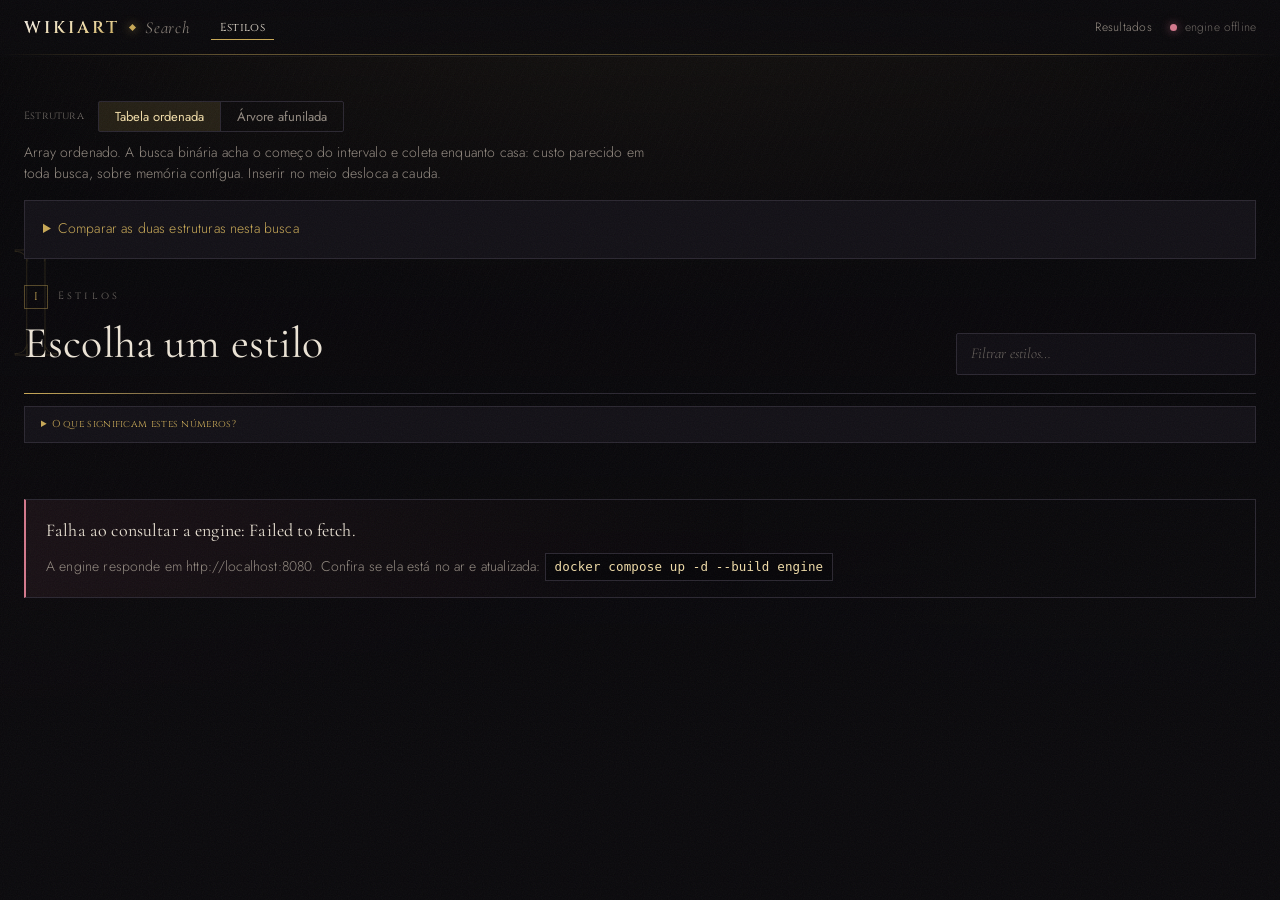
<file: web/index.html>
<!doctype html>
<!--
  index.html
  Autores: Miguel Mochizuki Silva, Arthur Gomes e Leudo Neto
  Descrição: Interface web da busca WikiArt. Navegação estilo -> artista -> obras.
              Os três níveis são apresentados como atos (I, II, III) — o tema
              visual é de diário de expedição, com tipografia inscricional.
              Cada ato tem duas formas: lista (tabela ordenada) e árvore
              (árvore afunilada), escolhidas pelo seletor de estrutura.
-->
<html lang="pt-BR">
<head>
  <meta charset="utf-8">
  <meta name="viewport" content="width=device-width, initial-scale=1, viewport-fit=cover">
  <title>WikiArt Search</title>
  <meta name="theme-color" content="#0a090c">
  <link rel="preconnect" href="https://fonts.googleapis.com">
  <link rel="preconnect" href="https://fonts.gstatic.com" crossorigin>
  <!-- Cinzel: capitulares inscricionais (marca e numerais). Cormorant: títulos
       e legendas. Jost: texto de interface. Se as fontes não carregarem, o
       estilo.css cai em serifadas/sans do sistema sem quebrar o layout. -->
  <link rel="stylesheet" href="https://fonts.googleapis.com/css2?family=Cinzel:wght@400;500;600&family=Cormorant+Garamond:ital,wght@0,300;0,400;0,600;1,300;1,400&family=Jost:wght@300;400;500&display=swap">
  <link rel="stylesheet" href="estilo.css">
</head>
<body>
  <!-- Cena: a pintura de capa do contexto, em tela cheia e escurecida. Duas camadas fazem a troca em fade. -->
  <div class="cena" id="cena" aria-hidden="true"><i></i><i></i></div>

  <header class="topo">
    <div class="topo-conteudo">
      <a class="marca" href="#/" aria-label="Voltar aos estilos">
        <span class="marca-nome">WikiArt</span>
        <span class="marca-orn" aria-hidden="true"></span>
        <span class="marca-sub">Search</span>
      </a>

      <nav class="trilha" id="trilha" aria-label="Navegação">
        <button class="trilha-item" data-nivel="estilos" type="button">Estilos</button>
      </nav>

      <div class="topo-controles">
        <a class="link-resultados" href="#/resultados">Resultados</a>
        <span class="status" id="status" title="Estado da engine">
          <i class="ponto" data-estado="checando"></i><span id="status-texto">verificando…</span>
        </span>
      </div>
    </div>
  </header>

  <!-- Explicação das métricas, clonada sob cada painel de métricas -->
  <template id="modelo-ajuda">
    <details class="ajuda">
      <summary>O que significam estes números?</summary>
      <dl>
        <dt>Estrutura</dt>
        <dd>Como a engine guarda os dados e procura neles. A tabela é uma lista em
            ordem; a árvore é uma hierarquia que se reorganiza a cada busca.</dd>
        <dt>Tempo</dt>
        <dd>Quanto a engine levou para responder. Não inclui a rede nem o
            carregamento das imagens.</dd>
        <dt>Comparações</dt>
        <dd>Quantas vezes a engine comparou a sua busca com um item guardado. É a
            medida de esforço que não depende da máquina.</dd>
        <dt>Rotações</dt>
        <dd>Só na árvore: quantas vezes ela trocou nós de lugar para levar ao topo
            o que você abriu.</dd>
      </dl>
      <p class="ajuda-pratica">
        <strong>Na prática:</strong> as duas respondem em microssegundos, então ao
        navegar você não sente diferença de velocidade. A escolha muda a
        <em>forma da tela</em> (lista em ordem ou hierarquia viva), o que acontece
        com o <em>uso repetido</em> (a tabela custa o mesmo toda vez; a árvore
        favorece o que foi aberto há pouco) e o que acontece <em>em escala</em>
        (cadastrar itens novos desloca a tabela inteira; na árvore, só religa nós).
      </p>
    </details>
  </template>

  <main id="palco">
    <!-- Estrutura e comparação: valem para os três níveis -->
    <div class="barra-ed" id="barra-ed">
      <div class="barra-ed-linha">
        <span class="barra-ed-rotulo">Estrutura</span>
        <div class="seletor-ed" id="seletor-ed" role="group" aria-label="Estrutura de dados">
          <button type="button" data-ed="tabela_ord" aria-pressed="true">Tabela ordenada</button>
          <button type="button" data-ed="arvore_afunilada" aria-pressed="false">Árvore afunilada</button>
        </div>
      </div>
      <p class="ed-resumo" id="ed-resumo"></p>
      <details class="comparacao" id="comparacao">
        <summary>Comparar as duas estruturas nesta busca</summary>
        <p class="comparacao-texto">
          Faz esta mesma busca nas duas estruturas, duas vezes seguidas, e mostra
          o esforço de cada uma. A árvore lembra do que foi aberto: se este item já
          foi visitado há pouco, ela também responde barato na primeira rodada.
        </p>
        <button type="button" class="botao-comparar" id="botao-comparar">Comparar agora</button>
        <div class="comparacao-saida" id="comparacao-saida" aria-live="polite"></div>
      </details>
    </div>
    <!-- Nível 1: estilos -->
    <section id="tela-estilos" class="tela" data-ato="I">
      <div class="tela-cabeca">
        <div class="cabeca-texto">
          <p class="ato"><span class="ato-num">I</span><span class="ato-rotulo">Estilos</span></p>
          <h2>Escolha um estilo</h2>
          <p class="sub" id="resumo-estilos"></p>
        </div>
        <input type="search" id="filtro-estilos" class="filtro" placeholder="Filtrar estilos…"
               autocomplete="off" aria-label="Filtrar estilos">
      </div>
      <div class="metricas" id="metricas-estilos" hidden></div>
      <div class="grade-estilos" id="grade-estilos"></div>
      <div class="arvore" id="arvore-estilos" data-nivel="generos" aria-label="Árvore de estilos" hidden></div>
    </section>

    <!-- Nível 2: artistas -->
    <section id="tela-artistas" class="tela" data-ato="II" hidden>
      <div class="tela-cabeca">
        <div class="cabeca-texto">
          <p class="ato"><span class="ato-num">II</span><span class="ato-rotulo">Artistas</span></p>
          <h2 id="titulo-artistas"></h2>
          <p class="sub" id="resumo-artistas"></p>
        </div>
        <input type="search" id="filtro-artistas" class="filtro" placeholder="Filtrar artistas…"
               autocomplete="off" aria-label="Filtrar artistas">
      </div>
      <div class="metricas" id="metricas-artistas" hidden></div>
      <div class="grade-artistas" id="grade-artistas"></div>
      <div class="arvore" id="arvore-artistas" data-nivel="artistas" aria-label="Árvore de artistas" hidden></div>
    </section>

    <!-- Nível 3: obras -->
    <section id="tela-obras" class="tela" data-ato="III" hidden>
      <div class="tela-cabeca">
        <div class="cabeca-texto">
          <p class="ato"><span class="ato-num">III</span><span class="ato-rotulo">Obras</span></p>
          <h2 id="titulo-obras"></h2>
          <p class="sub" id="resumo-obras"></p>
        </div>
      </div>

      <div class="metricas" id="metricas-obras" hidden></div>

      <div class="grade-obras" id="grade-obras"></div>
      <div class="arvore" id="arvore-obras" data-nivel="obras" aria-label="Árvore de obras" hidden></div>
      <div class="sentinela" id="sentinela"></div>
    </section>

    <!-- Resultados do benchmark -->
    <section id="tela-resultados" class="tela" hidden>
      <div class="tela-cabeca">
        <div class="cabeca-texto">
          <p class="ato"><span class="ato-rotulo">Resultados</span></p>
          <h2>O que cada estrutura melhora</h2>
          <p class="sub">Benchmark sobre 80.042 obras, 10.000 buscas por operação. Cada estrutura ganha num cenário diferente.</p>
        </div>
      </div>
      <p class="res-legenda"><i data-estrutura="tabela_ord"></i>Tabela ordenada <i data-estrutura="arvore_afunilada"></i>Árvore afunilada</p>
      <div id="resultados-conteudo"></div>
    </section>

    <div class="aviso" id="aviso" hidden></div>
  </main>

  <!-- Visor de imagem em tamanho grande -->
  <div class="visor" id="visor" hidden>
    <button class="visor-fechar" id="visor-fechar" type="button" aria-label="Fechar">&times;</button>
    <figure class="visor-figura">
      <div class="visor-moldura">
        <img id="visor-img" alt="">
      </div>
      <figcaption id="visor-legenda"></figcaption>
    </figure>
  </div>

  <!-- Grão de tela sobre toda a interface: tira o aspecto liso de gradiente puro. -->
  <div class="grao" aria-hidden="true"></div>

  <script src="resultados.js"></script>
  <script src="app.js"></script>
</body>
</html>
</file>
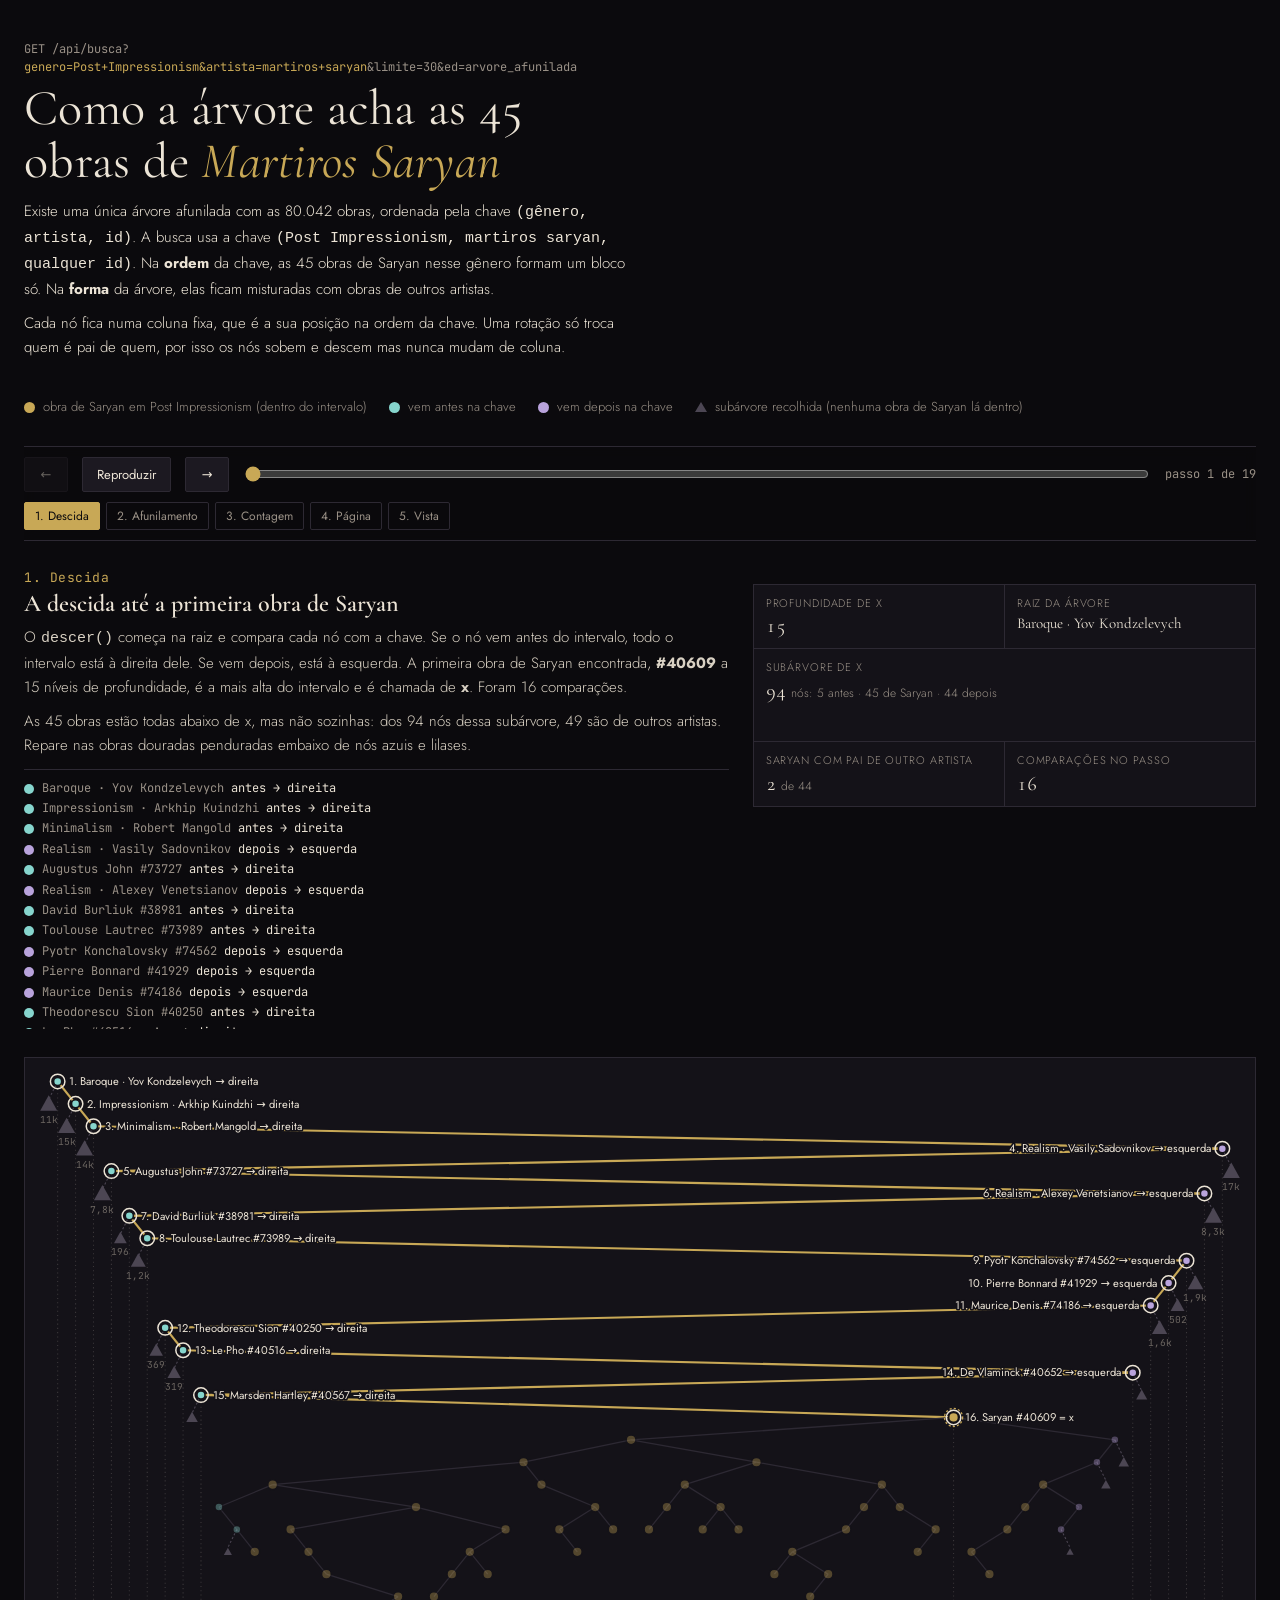
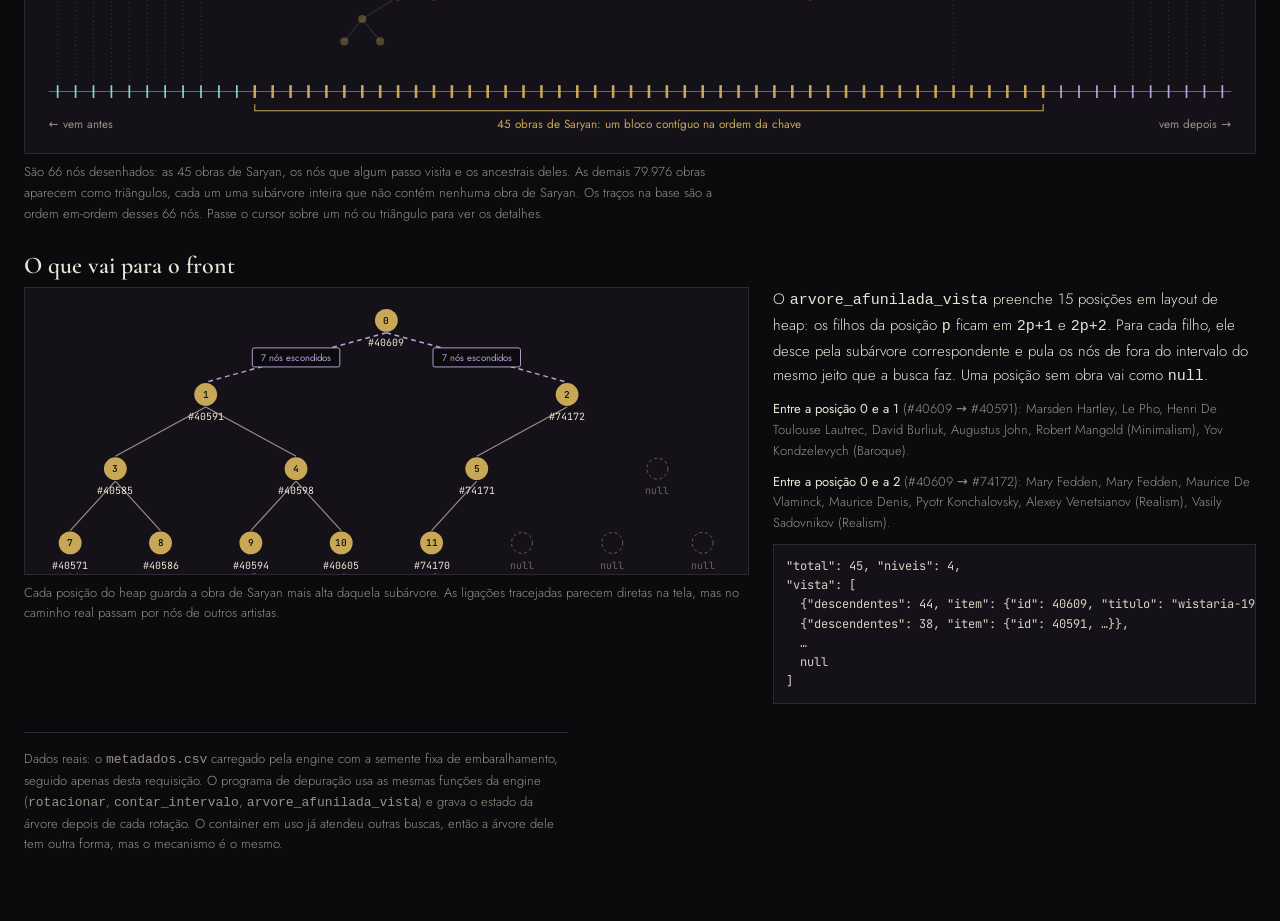
<file: assets/afunilamento-saryan.html>
<!doctype html>
<html lang="pt-BR">
<head>
<meta charset="utf-8">
<meta name="viewport" content="width=device-width, initial-scale=1, viewport-fit=cover">
<title>Afunilamento de Saryan</title>
<link rel="preconnect" href="https://fonts.googleapis.com">
<link rel="preconnect" href="https://fonts.gstatic.com" crossorigin>
<link rel="stylesheet" href="https://fonts.googleapis.com/css2?family=Cormorant+Garamond:ital,wght@0,400;0,600;1,400&family=Jost:wght@300;400;500&family=JetBrains+Mono:wght@400&display=swap">
<style>
/* Layout: uma coluna de leitura; a árvore ocupa a largura toda, cada nó numa coluna fixa (sua posição na ordem da chave) */
:root {
  --noite: #0b0a0d;
  --tela: #141218;
  --tela-2: #1c1921;
  --linha: #2d2933;
  --osso: #ece4d6;
  --cinza: #9a9187;
  --cinza-fraco: #6b6560;
  --ouro: #c8a856;
  --ouro-vel: rgba(200, 168, 86, 0.16);
  --antes: #86d5cd;
  --depois: #b9a3dc;
  --recolhida: #4c4653;
  --display: "Cormorant Garamond", "Iowan Old Style", Georgia, serif;
  --texto: "Jost", "Segoe UI", system-ui, sans-serif;
  --mono: "JetBrains Mono", ui-monospace, "Cascadia Mono", Consolas, monospace;
  color-scheme: dark;
}
* { box-sizing: border-box; }
html, body { background: var(--noite); }
body {
  color: var(--osso);
  font: 300 15px/1.6 var(--texto);
  padding-inline: 16px;
  padding-block: 32px 64px;
}
.pagina { max-width: 1240px; margin: 0 auto; display: grid; gap: 28px; }
.leitura { max-width: 68ch; }
.rota {
  font: 400 12px/1.5 var(--mono); color: var(--cinza);
  overflow-wrap: anywhere;
}
.rota b { color: var(--ouro); font-weight: 400; }
h1 {
  font: 400 clamp(32px, 5vw, 50px)/1.05 var(--display);
  margin: 6px 0 12px; text-wrap: balance; letter-spacing: 0.005em;
}
h1 em { color: var(--ouro); font-style: italic; }
h2 { font: 600 24px/1.2 var(--display); margin: 0 0 6px; text-wrap: balance; }
p { margin: 0 0 10px; }
.legenda { display: flex; flex-wrap: wrap; gap: 8px 22px; font-size: 13px; color: var(--cinza); }
.legenda span { display: inline-flex; align-items: center; gap: 8px; }
.ponto { width: 11px; height: 11px; border-radius: 50%; display: inline-block; }
.tri { width: 0; height: 0; border-left: 6px solid transparent; border-right: 6px solid transparent; border-bottom: 10px solid var(--recolhida); display: inline-block; }

/* Controles */
.controles {
  position: sticky; top: env(safe-area-inset-top, 0px); z-index: 5;
  background: color-mix(in srgb, var(--noite) 92%, transparent);
  backdrop-filter: blur(6px);
  border-block: 1px solid var(--linha);
  padding: 10px 0;
  display: flex; flex-wrap: wrap; align-items: center; gap: 10px 14px;
}
button {
  font: 400 13px var(--texto); color: var(--osso);
  background: var(--tela-2); border: 1px solid var(--linha); border-radius: 2px;
  padding: 7px 14px; cursor: pointer; min-width: 44px;
}
button:hover { border-color: var(--ouro); }
button:focus-visible, input:focus-visible { outline: 2px solid var(--ouro); outline-offset: 2px; }
button:disabled { opacity: 0.4; cursor: default; border-color: var(--linha); }
input[type=range] { flex: 1 1 220px; accent-color: var(--ouro); min-width: 0; }
.contador { font: 400 12px var(--mono); color: var(--cinza); font-variant-numeric: tabular-nums; white-space: nowrap; }
.fases { display: flex; flex-wrap: wrap; gap: 6px; width: 100%; }
.fase {
  font-size: 12px; padding: 4px 10px; border-radius: 2px; background: transparent;
  color: var(--cinza); border: 1px solid var(--linha);
}
.fase[aria-current="true"] { color: var(--noite); background: var(--ouro); border-color: var(--ouro); }

/* Passo atual */
.passo { display: grid; grid-template-columns: minmax(0, 1.4fr) minmax(0, 1fr); gap: 24px; align-items: start; }
@media (max-width: 820px) { .passo { grid-template-columns: minmax(0, 1fr); } }
.passo h2 .num { font: 400 13px var(--mono); color: var(--ouro); display: block; margin-bottom: 4px; letter-spacing: 0.04em; }
.passo p { color: #d9d1c3; }
.medidas { display: grid; grid-template-columns: repeat(2, minmax(0, 1fr)); gap: 1px; background: var(--linha); border: 1px solid var(--linha); }
.medidas div { background: var(--tela); padding: 10px 12px; min-width: 0; }
.medidas dt { font-size: 11px; letter-spacing: 0.08em; text-transform: uppercase; color: var(--cinza); }
.medidas dd { margin: 2px 0 0; font: 400 20px var(--display); font-variant-numeric: tabular-nums; }
.medidas dd small { font: 300 12px var(--texto); color: var(--cinza); }
.composicao { grid-column: 1 / -1; }
.barra { display: flex; height: 8px; margin-top: 8px; background: var(--tela-2); }
.barra i { display: block; height: 100%; }
.traco { margin: 12px 0 0; padding: 0; list-style: none; font: 400 12px/1.7 var(--mono); color: var(--cinza); max-height: 260px; overflow: auto; border-top: 1px solid var(--linha); padding-top: 8px; }
.traco li { display: flex; gap: 8px; }
.traco .q { flex: none; width: 10px; height: 10px; border-radius: 50%; margin-top: 6px; }
.traco .acao { color: var(--osso); }

/* Árvore */
figure { margin: 0; }
.quadro { background: var(--tela); border: 1px solid var(--linha); overflow-x: auto; }
svg { display: block; }
#arvore { width: 100%; min-width: 1040px; height: auto; }
figcaption { font-size: 13px; color: var(--cinza); margin-top: 8px; max-width: 90ch; }
.aresta { stroke: var(--linha); stroke-width: 1.2; }
.aresta.viva { stroke: var(--ouro); stroke-width: 2; }
.aresta-rec { stroke: var(--recolhida); stroke-width: 1; stroke-dasharray: 2 2; }
.no { stroke: var(--tela); stroke-width: 1.5; }
.no.apagado { opacity: 0.35; }
.anel { fill: none; stroke: var(--osso); stroke-width: 1.4; }
.anel-x { fill: none; stroke: var(--ouro); stroke-width: 1.2; stroke-dasharray: 2 2; }
.rotulo { font: 400 10.5px var(--texto); fill: var(--osso); paint-order: stroke; stroke: var(--tela); stroke-width: 3px; stroke-linejoin: round; }
.rotulo.fraco { fill: var(--cinza); }
.rec { fill: var(--recolhida); }
.rec-t { font: 400 9px var(--mono); fill: var(--cinza-fraco); }
.eixo { stroke: var(--cinza-fraco); stroke-width: 1; }
.eixo-t { font: 400 11px var(--texto); fill: var(--cinza); }
.eixo-t.ouro { fill: var(--ouro); }
.guia { stroke: var(--osso); stroke-opacity: 0.18; stroke-dasharray: 1 3; }
.alvo { fill: transparent; cursor: pointer; }
#dica {
  position: fixed; z-index: 10; pointer-events: none; max-width: 300px;
  background: var(--tela-2); border: 1px solid var(--linha); padding: 8px 10px; font-size: 12px; line-height: 1.5;
}
#dica b { font-weight: 500; }
#dica .m { font-family: var(--mono); color: var(--cinza); font-size: 11px; }

/* Vista */
.vista-grade { display: grid; grid-template-columns: minmax(0, 1.5fr) minmax(0, 1fr); gap: 24px; align-items: start; }
@media (max-width: 820px) { .vista-grade { grid-template-columns: minmax(0, 1fr); } }
#vista { width: 100%; min-width: 560px; height: auto; }
.v-no { fill: var(--ouro); }
.v-vazio { fill: none; stroke: var(--cinza-fraco); stroke-dasharray: 3 3; }
.v-id { font: 400 10.5px var(--mono); fill: var(--osso); text-anchor: middle; }
.v-d { font: 500 10px var(--mono); fill: var(--noite); text-anchor: middle; }
.v-liga { stroke: var(--cinza); stroke-width: 1.2; }
.v-liga.oculta { stroke: var(--depois); stroke-dasharray: 5 4; stroke-width: 1.6; }
.v-chip { fill: var(--noite); stroke: var(--depois); }
.v-chip-t { font: 400 10px var(--texto); fill: var(--depois); text-anchor: middle; }
pre {
  margin: 10px 0 0; padding: 12px; background: var(--tela); border: 1px solid var(--linha);
  font: 400 12px/1.6 var(--mono); color: #d9d1c3; overflow-x: auto;
}
.ocultos { font-size: 13px; color: var(--cinza); }
.ocultos b { color: var(--osso); font-weight: 400; }
.nota { font-size: 13px; color: var(--cinza); border-top: 1px solid var(--linha); padding-top: 16px; }
@media (prefers-reduced-motion: reduce) { * { transition: none !important; } }
</style>
</head>
<body>

<main class="pagina">
  <header class="leitura">
    <div class="rota">GET /api/busca?<b>genero=Post+Impressionism&amp;artista=martiros+saryan</b>&amp;limite=30&amp;ed=arvore_afunilada</div>
    <h1>Como a árvore acha as 45 obras de <em>Martiros Saryan</em></h1>
    <p>Existe uma única árvore afunilada com as 80.042 obras, ordenada pela chave <code>(gênero, artista, id)</code>. A busca usa a chave <code>(Post Impressionism, martiros saryan, qualquer id)</code>. Na <strong>ordem</strong> da chave, as 45 obras de Saryan nesse gênero formam um bloco só. Na <strong>forma</strong> da árvore, elas ficam misturadas com obras de outros artistas.</p>
    <p>Cada nó fica numa coluna fixa, que é a sua posição na ordem da chave. Uma rotação só troca quem é pai de quem, por isso os nós sobem e descem mas nunca mudam de coluna.</p>
  </header>

  <div class="legenda" aria-label="Legenda">
    <span><i class="ponto" style="background:var(--ouro)"></i>obra de Saryan em Post Impressionism (dentro do intervalo)</span>
    <span><i class="ponto" style="background:var(--antes)"></i>vem antes na chave</span>
    <span><i class="ponto" style="background:var(--depois)"></i>vem depois na chave</span>
    <span><i class="tri"></i>subárvore recolhida (nenhuma obra de Saryan lá dentro)</span>
  </div>

  <div class="controles" role="group" aria-label="Passos">
    <button id="ant" type="button" aria-label="Passo anterior">←</button>
    <button id="tocar" type="button">Reproduzir</button>
    <button id="prox" type="button" aria-label="Próximo passo">→</button>
    <input id="passo" type="range" min="0" max="0" value="0" aria-label="Passo">
    <span class="contador" id="contador"></span>
    <div class="fases" id="fases"></div>
  </div>

  <section class="passo" aria-live="polite">
    <div>
      <h2 id="p-titulo"></h2>
      <div id="p-texto"></div>
      <ul class="traco" id="traco" hidden></ul>
    </div>
    <dl class="medidas" id="medidas"></dl>
  </section>

  <figure>
    <div class="quadro">
      <svg id="arvore" role="img" aria-label="Forma real da árvore de obras durante a busca, com as obras de Saryan entremeadas por obras de outros artistas"></svg>
    </div>
    <figcaption>São 66 nós desenhados: as 45 obras de Saryan, os nós que algum passo visita e os ancestrais deles. As demais 79.976 obras aparecem como triângulos, cada um uma subárvore inteira que não contém nenhuma obra de Saryan. Os traços na base são a ordem em-ordem desses 66 nós. Passe o cursor sobre um nó ou triângulo para ver os detalhes.</figcaption>
  </figure>

  <section>
    <h2>O que vai para o front</h2>
    <div class="vista-grade">
      <figure>
        <div class="quadro">
          <svg id="vista" role="img" aria-label="Vista de 4 níveis enviada ao front, com duas ligações que escondem sete nós de outros artistas cada"></svg>
        </div>
        <figcaption>Cada posição do heap guarda a obra de Saryan mais alta daquela subárvore. As ligações tracejadas parecem diretas na tela, mas no caminho real passam por nós de outros artistas.</figcaption>
      </figure>
      <div class="leitura">
        <p>O <code>arvore_afunilada_vista</code> preenche 15 posições em layout de heap: os filhos da posição <code>p</code> ficam em <code>2p+1</code> e <code>2p+2</code>. Para cada filho, ele desce pela subárvore correspondente e pula os nós de fora do intervalo do mesmo jeito que a busca faz. Uma posição sem obra vai como <code>null</code>.</p>
        <div class="ocultos" id="ocultos"></div>
        <pre id="json"></pre>
      </div>
    </div>
  </section>

  <p class="nota leitura">Dados reais: o <code>metadados.csv</code> carregado pela engine com a semente fixa de embaralhamento, seguido apenas desta requisição. O programa de depuração usa as mesmas funções da engine (<code>rotacionar</code>, <code>contar_intervalo</code>, <code>arvore_afunilada_vista</code>) e grava o estado da árvore depois de cada rotação. O container em uso já atendeu outras buscas, então a árvore dele tem outra forma, mas o mecanismo é o mesmo.</p>
</main>
<div id="dica" hidden></div>

<script type="application/json" id="dados">{"n":80042,"x":40609,"total":45,"comp":23,"posto":50765,"menor":40570,"nodes":[{"id":8948,"c":-1,"g":"Baroque","a":"yov kondzelevych","t":"icon-of-the-mother-of-god-from-the-bilostok-monastery-iconostasis"},{"id":21057,"c":-1,"g":"Impressionism","a":"arkhip kuindzhi","t":"sunset-with-trees"},{"id":32579,"c":-1,"g":"Minimalism","a":"robert mangold","t":"plane-figure-series-d-double-panel-1993"},{"id":73727,"c":-1,"g":"Post Impressionism","a":"augustus john","t":"girl-leaning-on-a-stick-1910"},{"id":38981,"c":-1,"g":"Post Impressionism","a":"david burliuk","t":"bouquet-with-sunflowers-with-landscape"},{"id":73989,"c":-1,"g":"Post Impressionism","a":"henri de toulouse lautrec","t":"maxime-dethomas-at-the-ball-of-the-opera-1896"},{"id":40250,"c":-1,"g":"Post Impressionism","a":"ion theodorescu sion","t":"composition-with-peasant-motifs-1936"},{"id":40516,"c":-1,"g":"Post Impressionism","a":"le pho","t":"les-pommeirs-du-japon"},{"id":40567,"c":-1,"g":"Post Impressionism","a":"marsden hartley","t":"red-tree-1910"},{"id":40568,"c":-1,"g":"Post Impressionism","a":"marsden hartley","t":"smelt-brook-falls"},{"id":74167,"c":-1,"g":"Post Impressionism","a":"marsden hartley","t":"valley-road-1920"},{"id":40570,"c":0,"g":"Post Impressionism","a":"martiros saryan","t":"anticipation-of-the-fall"},{"id":40571,"c":0,"g":"Post Impressionism","a":"martiros saryan","t":"aragats-and-mount-ara-1922"},{"id":40572,"c":0,"g":"Post Impressionism","a":"martiros saryan","t":"ararat-from-dvin-1952"},{"id":40573,"c":0,"g":"Post Impressionism","a":"martiros saryan","t":"ararat-in-clouds-1923"},{"id":40574,"c":0,"g":"Post Impressionism","a":"martiros saryan","t":"ararat-valley-1952"},{"id":40575,"c":0,"g":"Post Impressionism","a":"martiros saryan","t":"armenia-spring-in-norke-1947"},{"id":40576,"c":0,"g":"Post Impressionism","a":"martiros saryan","t":"armenian-from-nakhichevan-1904"},{"id":40577,"c":0,"g":"Post Impressionism","a":"martiros saryan","t":"ashtarak-1956"},{"id":40578,"c":0,"g":"Post Impressionism","a":"martiros saryan","t":"ashtarak-1957"},{"id":40579,"c":0,"g":"Post Impressionism","a":"martiros saryan","t":"ashtarak-in-hazy-day-1954"},{"id":40580,"c":0,"g":"Post Impressionism","a":"martiros saryan","t":"autumn-landscape-1963"},{"id":40581,"c":0,"g":"Post Impressionism","a":"martiros saryan","t":"autumn-still-life-1961"},{"id":40582,"c":0,"g":"Post Impressionism","a":"martiros saryan","t":"balcony-on-the-estate-of-marshal-ivan-bagramian-1947"},{"id":40583,"c":0,"g":"Post Impressionism","a":"martiros saryan","t":"banks-of-the-river-zangu-near-yerevan-1930"},{"id":40584,"c":0,"g":"Post Impressionism","a":"martiros saryan","t":"bjni-fort-1946"},{"id":40585,"c":0,"g":"Post Impressionism","a":"martiros saryan","t":"blossoming-garden-1907"},{"id":40586,"c":0,"g":"Post Impressionism","a":"martiros saryan","t":"blossoming-tree-1907"},{"id":40587,"c":0,"g":"Post Impressionism","a":"martiros saryan","t":"bouquet-of-flowers-1945"},{"id":40588,"c":0,"g":"Post Impressionism","a":"martiros saryan","t":"bouquet-of-flowers-1946"},{"id":40589,"c":0,"g":"Post Impressionism","a":"martiros saryan","t":"bright-flowers-1942"},{"id":40590,"c":0,"g":"Post Impressionism","a":"martiros saryan","t":"eastern-landscape-1924"},{"id":40591,"c":0,"g":"Post Impressionism","a":"martiros saryan","t":"evening-in-the-garden-1903"},{"id":40592,"c":0,"g":"Post Impressionism","a":"martiros saryan","t":"flowers-1908"},{"id":40593,"c":0,"g":"Post Impressionism","a":"martiros saryan","t":"flowers-1912"},{"id":40594,"c":0,"g":"Post Impressionism","a":"martiros saryan","t":"flowers-1913"},{"id":40595,"c":0,"g":"Post Impressionism","a":"martiros saryan","t":"flowers-1929"},{"id":40596,"c":0,"g":"Post Impressionism","a":"martiros saryan","t":"flowers-a-nook-of-the-garden-1940"},{"id":40597,"c":0,"g":"Post Impressionism","a":"martiros saryan","t":"fruits-and-vegetables-1933"},{"id":40598,"c":0,"g":"Post Impressionism","a":"martiros saryan","t":"gathering-of-grapes-1933"},{"id":40599,"c":0,"g":"Post Impressionism","a":"martiros saryan","t":"in-armenian-village-1901"},{"id":40600,"c":0,"g":"Post Impressionism","a":"martiros saryan","t":"in-barfursh-persia-1913"},{"id":40601,"c":0,"g":"Post Impressionism","a":"martiros saryan","t":"landscape"},{"id":40602,"c":0,"g":"Post Impressionism","a":"martiros saryan","t":"old-yerevan-1944"},{"id":40603,"c":0,"g":"Post Impressionism","a":"martiros saryan","t":"on-marna-1927"},{"id":40604,"c":0,"g":"Post Impressionism","a":"martiros saryan","t":"on-marna-yerevan-1927"},{"id":40605,"c":0,"g":"Post Impressionism","a":"martiros saryan","t":"persian-house-1913"},{"id":40606,"c":0,"g":"Post Impressionism","a":"martiros saryan","t":"still-life-with-jug-and-fruit-1913"},{"id":40607,"c":0,"g":"Post Impressionism","a":"martiros saryan","t":"vase-1913"},{"id":40608,"c":0,"g":"Post Impressionism","a":"martiros saryan","t":"wildflowers-1910"},{"id":40609,"c":0,"g":"Post Impressionism","a":"martiros saryan","t":"wistaria-1923"},{"id":74168,"c":0,"g":"Post Impressionism","a":"martiros saryan","t":"eastern-tale-1903"},{"id":74169,"c":0,"g":"Post Impressionism","a":"martiros saryan","t":"female-portrait-1952"},{"id":74170,"c":0,"g":"Post Impressionism","a":"martiros saryan","t":"flowers-1967"},{"id":74171,"c":0,"g":"Post Impressionism","a":"martiros saryan","t":"hrazdan-river-1903"},{"id":74172,"c":0,"g":"Post Impressionism","a":"martiros saryan","t":"surb-sarkis-st-sarkis-church-in-yerevan-1912"},{"id":40610,"c":1,"g":"Post Impressionism","a":"mary fedden","t":"a-slice-of-melon-1990"},{"id":40612,"c":1,"g":"Post Impressionism","a":"mary fedden","t":"auricula-1996"},{"id":40613,"c":1,"g":"Post Impressionism","a":"mary fedden","t":"cat-1981"},{"id":74173,"c":1,"g":"Post Impressionism","a":"mary fedden","t":"blue-2006"},{"id":40652,"c":1,"g":"Post Impressionism","a":"maurice de vlaminck","t":"view-of-a-village-with-red-roofs"},{"id":74186,"c":1,"g":"Post Impressionism","a":"maurice denis","t":"maternite-anne-marie-et-marthe-a-la-bague-ovale"},{"id":41929,"c":1,"g":"Post Impressionism","a":"pierre bonnard","t":"ambroise-vollard"},{"id":74562,"c":1,"g":"Post Impressionism","a":"pyotr konchalovsky","t":"novgorod-kukui-tower-1928"},{"id":43907,"c":1,"g":"Realism","a":"alexey venetsianov","t":"head-of-an-old-peasant"},{"id":50518,"c":1,"g":"Realism","a":"vasily sadovnikov","t":"interior-of-trinitarian-church-in-vilnius-lithuania-1846"}],"path":[[8948,-1],[21057,-1],[32579,-1],[50518,1],[73727,-1],[43907,1],[38981,-1],[73989,-1],[74562,1],[41929,1],[74186,1],[40250,-1],[40516,-1],[40652,1],[40567,-1],[40609,0]],"rots":[{"node":40609,"parent":40567,"kind":"zig-zag","part":1,"parts":2},{"node":40609,"parent":40652,"kind":"zig-zag","part":2,"parts":2},{"node":40516,"parent":40250,"kind":"zig-zig","part":1,"parts":2},{"node":40609,"parent":40516,"kind":"zig-zig","part":2,"parts":2},{"node":74186,"parent":41929,"kind":"zig-zig","part":1,"parts":2},{"node":40609,"parent":74186,"kind":"zig-zig","part":2,"parts":2},{"node":40609,"parent":74562,"kind":"zig-zag","part":1,"parts":2},{"node":40609,"parent":73989,"kind":"zig-zag","part":2,"parts":2},{"node":40609,"parent":38981,"kind":"zig-zag","part":1,"parts":2},{"node":40609,"parent":43907,"kind":"zig-zag","part":2,"parts":2},{"node":40609,"parent":73727,"kind":"zig-zag","part":1,"parts":2},{"node":40609,"parent":50518,"kind":"zig-zag","part":2,"parts":2},{"node":32579,"parent":21057,"kind":"zig-zig","part":1,"parts":2},{"node":40609,"parent":32579,"kind":"zig-zig","part":2,"parts":2},{"node":40609,"parent":8948,"kind":"zig","part":1,"parts":1}],"walk":[[8948,-1,0,1],[32579,-1,0,1],[73727,-1,0,1],[38981,-1,0,1],[73989,-1,0,1],[40516,-1,0,1],[40567,-1,0,1],[40591,-1,18,19],[40585,-1,6,25],[40571,-1,14,39],[40568,-1,0,39],[74167,-1,0,39],[40570,-1,1,40],[50518,1,0,40],[43907,1,0,40],[74562,1,0,40],[74186,1,0,40],[40652,1,0,40],[74173,1,0,40],[40613,1,0,40],[74172,1,5,45],[40612,1,0,45],[40610,1,0,45]],"menorPath":[8948,32579,73727,38981,73989,40516,40567,40591,40585,40571,40568,74167,40570],"page":[40570,40571,40572,40573,40574,40575,40576,40577,40578,40579,40580,40581,40582,40583,40584,40585,40586,40587,40588,40589,40590,40591,40592,40593,40594,40595,40596,40597,40598,40599],"vista":[{"id":40609,"d":44,"hid":[]},{"id":40591,"d":38,"hid":[40567,40516,73989,38981,73727,32579,8948]},{"id":74172,"d":4,"hid":[40613,74173,40652,74186,74562,43907,50518]},{"id":40585,"d":20,"hid":[]},{"id":40598,"d":16,"hid":[]},{"id":74171,"d":3,"hid":[]},null,{"id":40571,"d":14,"hid":[]},{"id":40586,"d":4,"hid":[]},{"id":40594,"d":5,"hid":[]},{"id":40605,"d":9,"hid":[]},{"id":74170,"d":2,"hid":[]},null,null,null],"snaps":[{"root":8948,"xd":15,"xt":94,"xa":5,"xin":45,"xdp":44,"frag":2,"k":{"8948":[-1,21057,11190,0,80042,-1,0],"21057":[-1,32579,15141,0,68851,-1,0],"32579":[-1,50518,14437,0,53709,-1,0],"73727":[-1,43907,7809,0,22420,-1,0],"38981":[-1,73989,196,0,6325,-1,0],"73989":[-1,74562,1220,0,6128,-1,0],"40250":[-1,40516,369,0,905,-1,0],"40516":[-1,40652,319,0,535,-1,0],"40567":[-1,40609,70,0,165,-1,0],"40568":[-1,74167,0,0,6,0,0],"74167":[-1,40570,3,0,5,-1,0],"40570":[-1,-1,0,0,1,0,0],"40571":[40568,40579,0,0,20,0,0],"40572":[-1,40573,0,0,7,0,0],"40573":[-1,40574,0,0,6,0,0],"40574":[-1,40578,0,0,5,0,0],"40575":[-1,-1,0,0,1,0,0],"40576":[40575,40577,0,0,3,0,0],"40577":[-1,-1,0,0,1,0,0],"40578":[40576,-1,0,0,4,0,0],"40579":[40572,40584,0,0,13,0,0],"40580":[-1,-1,0,0,1,0,0],"40581":[40580,-1,0,0,2,0,0],"40582":[40581,40583,0,0,4,0,0],"40583":[-1,-1,0,0,1,0,0],"40584":[40582,-1,0,0,5,0,0],"40585":[40571,40586,0,0,26,0,0],"40586":[-1,40589,0,0,5,0,0],"40587":[-1,40588,0,0,2,0,0],"40588":[-1,-1,0,0,1,0,0],"40589":[40587,40590,0,0,4,0,0],"40590":[-1,-1,0,0,1,0,0],"40591":[40585,40598,0,0,44,0,0],"40592":[-1,-1,0,0,1,0,0],"40593":[40592,-1,0,0,2,0,0],"40594":[40593,40596,0,0,6,0,0],"40595":[-1,-1,0,0,1,0,0],"40596":[40595,40597,0,0,3,0,0],"40597":[-1,-1,0,0,1,0,0],"40598":[40594,40605,0,0,17,0,0],"40599":[-1,-1,0,0,1,0,0],"40600":[40599,40602,0,0,4,0,0],"40601":[-1,-1,0,0,1,0,0],"40602":[40601,-1,0,0,2,0,0],"40603":[40600,-1,0,0,5,0,0],"40604":[40603,-1,0,0,6,0,0],"40605":[40604,40606,0,0,10,0,0],"40606":[-1,40608,0,0,3,0,0],"40607":[-1,-1,0,0,1,0,0],"40608":[40607,-1,0,0,2,0,0],"40609":[40591,74173,0,0,94,0,0],"74168":[-1,74169,0,0,2,0,0],"74169":[-1,-1,0,0,1,0,0],"74170":[74168,-1,0,0,3,0,0],"74171":[74170,-1,0,0,4,0,0],"74172":[74171,40612,0,0,8,0,0],"40610":[-1,-1,0,1,2,0,1],"40612":[40610,-1,0,0,3,0,0],"40613":[74172,-1,0,12,21,0,1],"74173":[40613,-1,0,27,49,0,1],"40652":[40567,-1,0,49,215,0,1],"74186":[40250,-1,0,1550,2456,0,1],"41929":[74186,-1,0,502,2959,0,1],"74562":[41929,-1,0,1947,4907,0,1],"43907":[38981,-1,0,8284,14610,0,1],"50518":[73727,-1,0,16850,39271,0,1]}},{"root":8948,"xd":14,"xt":165,"xa":76,"xin":45,"xdp":44,"frag":3,"k":{"8948":[-1,21057,11190,0,80042,-1,0],"21057":[-1,32579,15141,0,68851,-1,0],"32579":[-1,50518,14437,0,53709,-1,0],"73727":[-1,43907,7809,0,22420,-1,0],"38981":[-1,73989,196,0,6325,-1,0],"73989":[-1,74562,1220,0,6128,-1,0],"40250":[-1,40516,369,0,905,-1,0],"40516":[-1,40652,319,0,535,-1,0],"40567":[-1,40591,70,0,115,-1,0],"40568":[-1,74167,0,0,6,0,0],"74167":[-1,40570,3,0,5,-1,0],"40570":[-1,-1,0,0,1,0,0],"40571":[40568,40579,0,0,20,0,0],"40572":[-1,40573,0,0,7,0,0],"40573":[-1,40574,0,0,6,0,0],"40574":[-1,40578,0,0,5,0,0],"40575":[-1,-1,0,0,1,0,0],"40576":[40575,40577,0,0,3,0,0],"40577":[-1,-1,0,0,1,0,0],"40578":[40576,-1,0,0,4,0,0],"40579":[40572,40584,0,0,13,0,0],"40580":[-1,-1,0,0,1,0,0],"40581":[40580,-1,0,0,2,0,0],"40582":[40581,40583,0,0,4,0,0],"40583":[-1,-1,0,0,1,0,0],"40584":[40582,-1,0,0,5,0,0],"40585":[40571,40586,0,0,26,0,0],"40586":[-1,40589,0,0,5,0,0],"40587":[-1,40588,0,0,2,0,0],"40588":[-1,-1,0,0,1,0,0],"40589":[40587,40590,0,0,4,0,0],"40590":[-1,-1,0,0,1,0,0],"40591":[40585,40598,0,0,44,0,0],"40592":[-1,-1,0,0,1,0,0],"40593":[40592,-1,0,0,2,0,0],"40594":[40593,40596,0,0,6,0,0],"40595":[-1,-1,0,0,1,0,0],"40596":[40595,40597,0,0,3,0,0],"40597":[-1,-1,0,0,1,0,0],"40598":[40594,40605,0,0,17,0,0],"40599":[-1,-1,0,0,1,0,0],"40600":[40599,40602,0,0,4,0,0],"40601":[-1,-1,0,0,1,0,0],"40602":[40601,-1,0,0,2,0,0],"40603":[40600,-1,0,0,5,0,0],"40604":[40603,-1,0,0,6,0,0],"40605":[40604,40606,0,0,10,0,0],"40606":[-1,40608,0,0,3,0,0],"40607":[-1,-1,0,0,1,0,0],"40608":[40607,-1,0,0,2,0,0],"40609":[40567,74173,0,0,165,0,0],"74168":[-1,74169,0,0,2,0,0],"74169":[-1,-1,0,0,1,0,0],"74170":[74168,-1,0,0,3,0,0],"74171":[74170,-1,0,0,4,0,0],"74172":[74171,40612,0,0,8,0,0],"40610":[-1,-1,0,1,2,0,1],"40612":[40610,-1,0,0,3,0,0],"40613":[74172,-1,0,12,21,0,1],"74173":[40613,-1,0,27,49,0,1],"40652":[40609,-1,0,49,215,0,1],"74186":[40250,-1,0,1550,2456,0,1],"41929":[74186,-1,0,502,2959,0,1],"74562":[41929,-1,0,1947,4907,0,1],"43907":[38981,-1,0,8284,14610,0,1],"50518":[73727,-1,0,16850,39271,0,1]}},{"root":8948,"xd":13,"xt":215,"xa":76,"xin":45,"xdp":94,"frag":3,"k":{"8948":[-1,21057,11190,0,80042,-1,0],"21057":[-1,32579,15141,0,68851,-1,0],"32579":[-1,50518,14437,0,53709,-1,0],"73727":[-1,43907,7809,0,22420,-1,0],"38981":[-1,73989,196,0,6325,-1,0],"73989":[-1,74562,1220,0,6128,-1,0],"40250":[-1,40516,369,0,905,-1,0],"40516":[-1,40609,319,0,535,-1,0],"40567":[-1,40591,70,0,115,-1,0],"40568":[-1,74167,0,0,6,0,0],"74167":[-1,40570,3,0,5,-1,0],"40570":[-1,-1,0,0,1,0,0],"40571":[40568,40579,0,0,20,0,0],"40572":[-1,40573,0,0,7,0,0],"40573":[-1,40574,0,0,6,0,0],"40574":[-1,40578,0,0,5,0,0],"40575":[-1,-1,0,0,1,0,0],"40576":[40575,40577,0,0,3,0,0],"40577":[-1,-1,0,0,1,0,0],"40578":[40576,-1,0,0,4,0,0],"40579":[40572,40584,0,0,13,0,0],"40580":[-1,-1,0,0,1,0,0],"40581":[40580,-1,0,0,2,0,0],"40582":[40581,40583,0,0,4,0,0],"40583":[-1,-1,0,0,1,0,0],"40584":[40582,-1,0,0,5,0,0],"40585":[40571,40586,0,0,26,0,0],"40586":[-1,40589,0,0,5,0,0],"40587":[-1,40588,0,0,2,0,0],"40588":[-1,-1,0,0,1,0,0],"40589":[40587,40590,0,0,4,0,0],"40590":[-1,-1,0,0,1,0,0],"40591":[40585,40598,0,0,44,0,0],"40592":[-1,-1,0,0,1,0,0],"40593":[40592,-1,0,0,2,0,0],"40594":[40593,40596,0,0,6,0,0],"40595":[-1,-1,0,0,1,0,0],"40596":[40595,40597,0,0,3,0,0],"40597":[-1,-1,0,0,1,0,0],"40598":[40594,40605,0,0,17,0,0],"40599":[-1,-1,0,0,1,0,0],"40600":[40599,40602,0,0,4,0,0],"40601":[-1,-1,0,0,1,0,0],"40602":[40601,-1,0,0,2,0,0],"40603":[40600,-1,0,0,5,0,0],"40604":[40603,-1,0,0,6,0,0],"40605":[40604,40606,0,0,10,0,0],"40606":[-1,40608,0,0,3,0,0],"40607":[-1,-1,0,0,1,0,0],"40608":[40607,-1,0,0,2,0,0],"40609":[40567,40652,0,0,215,0,0],"74168":[-1,74169,0,0,2,0,0],"74169":[-1,-1,0,0,1,0,0],"74170":[74168,-1,0,0,3,0,0],"74171":[74170,-1,0,0,4,0,0],"74172":[74171,40612,0,0,8,0,0],"40610":[-1,-1,0,1,2,0,1],"40612":[40610,-1,0,0,3,0,0],"40613":[74172,-1,0,12,21,0,1],"74173":[40613,-1,0,27,49,0,1],"40652":[74173,-1,0,49,99,0,1],"74186":[40250,-1,0,1550,2456,0,1],"41929":[74186,-1,0,502,2959,0,1],"74562":[41929,-1,0,1947,4907,0,1],"43907":[38981,-1,0,8284,14610,0,1],"50518":[73727,-1,0,16850,39271,0,1]}},{"root":8948,"xd":12,"xt":215,"xa":76,"xin":45,"xdp":94,"frag":3,"k":{"8948":[-1,21057,11190,0,80042,-1,0],"21057":[-1,32579,15141,0,68851,-1,0],"32579":[-1,50518,14437,0,53709,-1,0],"73727":[-1,43907,7809,0,22420,-1,0],"38981":[-1,73989,196,0,6325,-1,0],"73989":[-1,74562,1220,0,6128,-1,0],"40250":[-1,-1,369,319,689,-1,-1],"40516":[40250,40609,0,0,905,0,0],"40567":[-1,40591,70,0,115,-1,0],"40568":[-1,74167,0,0,6,0,0],"74167":[-1,40570,3,0,5,-1,0],"40570":[-1,-1,0,0,1,0,0],"40571":[40568,40579,0,0,20,0,0],"40572":[-1,40573,0,0,7,0,0],"40573":[-1,40574,0,0,6,0,0],"40574":[-1,40578,0,0,5,0,0],"40575":[-1,-1,0,0,1,0,0],"40576":[40575,40577,0,0,3,0,0],"40577":[-1,-1,0,0,1,0,0],"40578":[40576,-1,0,0,4,0,0],"40579":[40572,40584,0,0,13,0,0],"40580":[-1,-1,0,0,1,0,0],"40581":[40580,-1,0,0,2,0,0],"40582":[40581,40583,0,0,4,0,0],"40583":[-1,-1,0,0,1,0,0],"40584":[40582,-1,0,0,5,0,0],"40585":[40571,40586,0,0,26,0,0],"40586":[-1,40589,0,0,5,0,0],"40587":[-1,40588,0,0,2,0,0],"40588":[-1,-1,0,0,1,0,0],"40589":[40587,40590,0,0,4,0,0],"40590":[-1,-1,0,0,1,0,0],"40591":[40585,40598,0,0,44,0,0],"40592":[-1,-1,0,0,1,0,0],"40593":[40592,-1,0,0,2,0,0],"40594":[40593,40596,0,0,6,0,0],"40595":[-1,-1,0,0,1,0,0],"40596":[40595,40597,0,0,3,0,0],"40597":[-1,-1,0,0,1,0,0],"40598":[40594,40605,0,0,17,0,0],"40599":[-1,-1,0,0,1,0,0],"40600":[40599,40602,0,0,4,0,0],"40601":[-1,-1,0,0,1,0,0],"40602":[40601,-1,0,0,2,0,0],"40603":[40600,-1,0,0,5,0,0],"40604":[40603,-1,0,0,6,0,0],"40605":[40604,40606,0,0,10,0,0],"40606":[-1,40608,0,0,3,0,0],"40607":[-1,-1,0,0,1,0,0],"40608":[40607,-1,0,0,2,0,0],"40609":[40567,40652,0,0,215,0,0],"74168":[-1,74169,0,0,2,0,0],"74169":[-1,-1,0,0,1,0,0],"74170":[74168,-1,0,0,3,0,0],"74171":[74170,-1,0,0,4,0,0],"74172":[74171,40612,0,0,8,0,0],"40610":[-1,-1,0,1,2,0,1],"40612":[40610,-1,0,0,3,0,0],"40613":[74172,-1,0,12,21,0,1],"74173":[40613,-1,0,27,49,0,1],"40652":[74173,-1,0,49,99,0,1],"74186":[40516,-1,0,1550,2456,0,1],"41929":[74186,-1,0,502,2959,0,1],"74562":[41929,-1,0,1947,4907,0,1],"43907":[38981,-1,0,8284,14610,0,1],"50518":[73727,-1,0,16850,39271,0,1]}},{"root":8948,"xd":11,"xt":905,"xa":766,"xin":45,"xdp":94,"frag":3,"k":{"8948":[-1,21057,11190,0,80042,-1,0],"21057":[-1,32579,15141,0,68851,-1,0],"32579":[-1,50518,14437,0,53709,-1,0],"73727":[-1,43907,7809,0,22420,-1,0],"38981":[-1,73989,196,0,6325,-1,0],"73989":[-1,74562,1220,0,6128,-1,0],"40250":[-1,-1,369,319,689,-1,-1],"40516":[40250,40567,0,0,805,0,0],"40567":[-1,40591,70,0,115,-1,0],"40568":[-1,74167,0,0,6,0,0],"74167":[-1,40570,3,0,5,-1,0],"40570":[-1,-1,0,0,1,0,0],"40571":[40568,40579,0,0,20,0,0],"40572":[-1,40573,0,0,7,0,0],"40573":[-1,40574,0,0,6,0,0],"40574":[-1,40578,0,0,5,0,0],"40575":[-1,-1,0,0,1,0,0],"40576":[40575,40577,0,0,3,0,0],"40577":[-1,-1,0,0,1,0,0],"40578":[40576,-1,0,0,4,0,0],"40579":[40572,40584,0,0,13,0,0],"40580":[-1,-1,0,0,1,0,0],"40581":[40580,-1,0,0,2,0,0],"40582":[40581,40583,0,0,4,0,0],"40583":[-1,-1,0,0,1,0,0],"40584":[40582,-1,0,0,5,0,0],"40585":[40571,40586,0,0,26,0,0],"40586":[-1,40589,0,0,5,0,0],"40587":[-1,40588,0,0,2,0,0],"40588":[-1,-1,0,0,1,0,0],"40589":[40587,40590,0,0,4,0,0],"40590":[-1,-1,0,0,1,0,0],"40591":[40585,40598,0,0,44,0,0],"40592":[-1,-1,0,0,1,0,0],"40593":[40592,-1,0,0,2,0,0],"40594":[40593,40596,0,0,6,0,0],"40595":[-1,-1,0,0,1,0,0],"40596":[40595,40597,0,0,3,0,0],"40597":[-1,-1,0,0,1,0,0],"40598":[40594,40605,0,0,17,0,0],"40599":[-1,-1,0,0,1,0,0],"40600":[40599,40602,0,0,4,0,0],"40601":[-1,-1,0,0,1,0,0],"40602":[40601,-1,0,0,2,0,0],"40603":[40600,-1,0,0,5,0,0],"40604":[40603,-1,0,0,6,0,0],"40605":[40604,40606,0,0,10,0,0],"40606":[-1,40608,0,0,3,0,0],"40607":[-1,-1,0,0,1,0,0],"40608":[40607,-1,0,0,2,0,0],"40609":[40516,40652,0,0,905,0,0],"74168":[-1,74169,0,0,2,0,0],"74169":[-1,-1,0,0,1,0,0],"74170":[74168,-1,0,0,3,0,0],"74171":[74170,-1,0,0,4,0,0],"74172":[74171,40612,0,0,8,0,0],"40610":[-1,-1,0,1,2,0,1],"40612":[40610,-1,0,0,3,0,0],"40613":[74172,-1,0,12,21,0,1],"74173":[40613,-1,0,27,49,0,1],"40652":[74173,-1,0,49,99,0,1],"74186":[40609,-1,0,1550,2456,0,1],"41929":[74186,-1,0,502,2959,0,1],"74562":[41929,-1,0,1947,4907,0,1],"43907":[38981,-1,0,8284,14610,0,1],"50518":[73727,-1,0,16850,39271,0,1]}},{"root":8948,"xd":10,"xt":905,"xa":766,"xin":45,"xdp":94,"frag":3,"k":{"8948":[-1,21057,11190,0,80042,-1,0],"21057":[-1,32579,15141,0,68851,-1,0],"32579":[-1,50518,14437,0,53709,-1,0],"73727":[-1,43907,7809,0,22420,-1,0],"38981":[-1,73989,196,0,6325,-1,0],"73989":[-1,74562,1220,0,6128,-1,0],"40250":[-1,-1,369,319,689,-1,-1],"40516":[40250,40567,0,0,805,0,0],"40567":[-1,40591,70,0,115,-1,0],"40568":[-1,74167,0,0,6,0,0],"74167":[-1,40570,3,0,5,-1,0],"40570":[-1,-1,0,0,1,0,0],"40571":[40568,40579,0,0,20,0,0],"40572":[-1,40573,0,0,7,0,0],"40573":[-1,40574,0,0,6,0,0],"40574":[-1,40578,0,0,5,0,0],"40575":[-1,-1,0,0,1,0,0],"40576":[40575,40577,0,0,3,0,0],"40577":[-1,-1,0,0,1,0,0],"40578":[40576,-1,0,0,4,0,0],"40579":[40572,40584,0,0,13,0,0],"40580":[-1,-1,0,0,1,0,0],"40581":[40580,-1,0,0,2,0,0],"40582":[40581,40583,0,0,4,0,0],"40583":[-1,-1,0,0,1,0,0],"40584":[40582,-1,0,0,5,0,0],"40585":[40571,40586,0,0,26,0,0],"40586":[-1,40589,0,0,5,0,0],"40587":[-1,40588,0,0,2,0,0],"40588":[-1,-1,0,0,1,0,0],"40589":[40587,40590,0,0,4,0,0],"40590":[-1,-1,0,0,1,0,0],"40591":[40585,40598,0,0,44,0,0],"40592":[-1,-1,0,0,1,0,0],"40593":[40592,-1,0,0,2,0,0],"40594":[40593,40596,0,0,6,0,0],"40595":[-1,-1,0,0,1,0,0],"40596":[40595,40597,0,0,3,0,0],"40597":[-1,-1,0,0,1,0,0],"40598":[40594,40605,0,0,17,0,0],"40599":[-1,-1,0,0,1,0,0],"40600":[40599,40602,0,0,4,0,0],"40601":[-1,-1,0,0,1,0,0],"40602":[40601,-1,0,0,2,0,0],"40603":[40600,-1,0,0,5,0,0],"40604":[40603,-1,0,0,6,0,0],"40605":[40604,40606,0,0,10,0,0],"40606":[-1,40608,0,0,3,0,0],"40607":[-1,-1,0,0,1,0,0],"40608":[40607,-1,0,0,2,0,0],"40609":[40516,40652,0,0,905,0,0],"74168":[-1,74169,0,0,2,0,0],"74169":[-1,-1,0,0,1,0,0],"74170":[74168,-1,0,0,3,0,0],"74171":[74170,-1,0,0,4,0,0],"74172":[74171,40612,0,0,8,0,0],"40610":[-1,-1,0,1,2,0,1],"40612":[40610,-1,0,0,3,0,0],"40613":[74172,-1,0,12,21,0,1],"74173":[40613,-1,0,27,49,0,1],"40652":[74173,-1,0,49,99,0,1],"74186":[40609,41929,0,0,2959,0,0],"41929":[-1,-1,1550,502,2053,1,1],"74562":[74186,-1,0,1947,4907,0,1],"43907":[38981,-1,0,8284,14610,0,1],"50518":[73727,-1,0,16850,39271,0,1]}},{"root":8948,"xd":9,"xt":2959,"xa":766,"xin":45,"xdp":2148,"frag":3,"k":{"8948":[-1,21057,11190,0,80042,-1,0],"21057":[-1,32579,15141,0,68851,-1,0],"32579":[-1,50518,14437,0,53709,-1,0],"73727":[-1,43907,7809,0,22420,-1,0],"38981":[-1,73989,196,0,6325,-1,0],"73989":[-1,74562,1220,0,6128,-1,0],"40250":[-1,-1,369,319,689,-1,-1],"40516":[40250,40567,0,0,805,0,0],"40567":[-1,40591,70,0,115,-1,0],"40568":[-1,74167,0,0,6,0,0],"74167":[-1,40570,3,0,5,-1,0],"40570":[-1,-1,0,0,1,0,0],"40571":[40568,40579,0,0,20,0,0],"40572":[-1,40573,0,0,7,0,0],"40573":[-1,40574,0,0,6,0,0],"40574":[-1,40578,0,0,5,0,0],"40575":[-1,-1,0,0,1,0,0],"40576":[40575,40577,0,0,3,0,0],"40577":[-1,-1,0,0,1,0,0],"40578":[40576,-1,0,0,4,0,0],"40579":[40572,40584,0,0,13,0,0],"40580":[-1,-1,0,0,1,0,0],"40581":[40580,-1,0,0,2,0,0],"40582":[40581,40583,0,0,4,0,0],"40583":[-1,-1,0,0,1,0,0],"40584":[40582,-1,0,0,5,0,0],"40585":[40571,40586,0,0,26,0,0],"40586":[-1,40589,0,0,5,0,0],"40587":[-1,40588,0,0,2,0,0],"40588":[-1,-1,0,0,1,0,0],"40589":[40587,40590,0,0,4,0,0],"40590":[-1,-1,0,0,1,0,0],"40591":[40585,40598,0,0,44,0,0],"40592":[-1,-1,0,0,1,0,0],"40593":[40592,-1,0,0,2,0,0],"40594":[40593,40596,0,0,6,0,0],"40595":[-1,-1,0,0,1,0,0],"40596":[40595,40597,0,0,3,0,0],"40597":[-1,-1,0,0,1,0,0],"40598":[40594,40605,0,0,17,0,0],"40599":[-1,-1,0,0,1,0,0],"40600":[40599,40602,0,0,4,0,0],"40601":[-1,-1,0,0,1,0,0],"40602":[40601,-1,0,0,2,0,0],"40603":[40600,-1,0,0,5,0,0],"40604":[40603,-1,0,0,6,0,0],"40605":[40604,40606,0,0,10,0,0],"40606":[-1,40608,0,0,3,0,0],"40607":[-1,-1,0,0,1,0,0],"40608":[40607,-1,0,0,2,0,0],"40609":[40516,74186,0,0,2959,0,0],"74168":[-1,74169,0,0,2,0,0],"74169":[-1,-1,0,0,1,0,0],"74170":[74168,-1,0,0,3,0,0],"74171":[74170,-1,0,0,4,0,0],"74172":[74171,40612,0,0,8,0,0],"40610":[-1,-1,0,1,2,0,1],"40612":[40610,-1,0,0,3,0,0],"40613":[74172,-1,0,12,21,0,1],"74173":[40613,-1,0,27,49,0,1],"40652":[74173,-1,0,49,99,0,1],"74186":[40652,41929,0,0,2153,0,0],"41929":[-1,-1,1550,502,2053,1,1],"74562":[40609,-1,0,1947,4907,0,1],"43907":[38981,-1,0,8284,14610,0,1],"50518":[73727,-1,0,16850,39271,0,1]}},{"root":8948,"xd":8,"xt":4907,"xa":766,"xin":45,"xdp":4096,"frag":3,"k":{"8948":[-1,21057,11190,0,80042,-1,0],"21057":[-1,32579,15141,0,68851,-1,0],"32579":[-1,50518,14437,0,53709,-1,0],"73727":[-1,43907,7809,0,22420,-1,0],"38981":[-1,73989,196,0,6325,-1,0],"73989":[-1,40609,1220,0,6128,-1,0],"40250":[-1,-1,369,319,689,-1,-1],"40516":[40250,40567,0,0,805,0,0],"40567":[-1,40591,70,0,115,-1,0],"40568":[-1,74167,0,0,6,0,0],"74167":[-1,40570,3,0,5,-1,0],"40570":[-1,-1,0,0,1,0,0],"40571":[40568,40579,0,0,20,0,0],"40572":[-1,40573,0,0,7,0,0],"40573":[-1,40574,0,0,6,0,0],"40574":[-1,40578,0,0,5,0,0],"40575":[-1,-1,0,0,1,0,0],"40576":[40575,40577,0,0,3,0,0],"40577":[-1,-1,0,0,1,0,0],"40578":[40576,-1,0,0,4,0,0],"40579":[40572,40584,0,0,13,0,0],"40580":[-1,-1,0,0,1,0,0],"40581":[40580,-1,0,0,2,0,0],"40582":[40581,40583,0,0,4,0,0],"40583":[-1,-1,0,0,1,0,0],"40584":[40582,-1,0,0,5,0,0],"40585":[40571,40586,0,0,26,0,0],"40586":[-1,40589,0,0,5,0,0],"40587":[-1,40588,0,0,2,0,0],"40588":[-1,-1,0,0,1,0,0],"40589":[40587,40590,0,0,4,0,0],"40590":[-1,-1,0,0,1,0,0],"40591":[40585,40598,0,0,44,0,0],"40592":[-1,-1,0,0,1,0,0],"40593":[40592,-1,0,0,2,0,0],"40594":[40593,40596,0,0,6,0,0],"40595":[-1,-1,0,0,1,0,0],"40596":[40595,40597,0,0,3,0,0],"40597":[-1,-1,0,0,1,0,0],"40598":[40594,40605,0,0,17,0,0],"40599":[-1,-1,0,0,1,0,0],"40600":[40599,40602,0,0,4,0,0],"40601":[-1,-1,0,0,1,0,0],"40602":[40601,-1,0,0,2,0,0],"40603":[40600,-1,0,0,5,0,0],"40604":[40603,-1,0,0,6,0,0],"40605":[40604,40606,0,0,10,0,0],"40606":[-1,40608,0,0,3,0,0],"40607":[-1,-1,0,0,1,0,0],"40608":[40607,-1,0,0,2,0,0],"40609":[40516,74562,0,0,4907,0,0],"74168":[-1,74169,0,0,2,0,0],"74169":[-1,-1,0,0,1,0,0],"74170":[74168,-1,0,0,3,0,0],"74171":[74170,-1,0,0,4,0,0],"74172":[74171,40612,0,0,8,0,0],"40610":[-1,-1,0,1,2,0,1],"40612":[40610,-1,0,0,3,0,0],"40613":[74172,-1,0,12,21,0,1],"74173":[40613,-1,0,27,49,0,1],"40652":[74173,-1,0,49,99,0,1],"74186":[40652,41929,0,0,2153,0,0],"41929":[-1,-1,1550,502,2053,1,1],"74562":[74186,-1,0,1947,4101,0,1],"43907":[38981,-1,0,8284,14610,0,1],"50518":[73727,-1,0,16850,39271,0,1]}},{"root":8948,"xd":7,"xt":6128,"xa":1987,"xin":45,"xdp":4096,"frag":3,"k":{"8948":[-1,21057,11190,0,80042,-1,0],"21057":[-1,32579,15141,0,68851,-1,0],"32579":[-1,50518,14437,0,53709,-1,0],"73727":[-1,43907,7809,0,22420,-1,0],"38981":[-1,40609,196,0,6325,-1,0],"73989":[-1,40516,1220,0,2026,-1,0],"40250":[-1,-1,369,319,689,-1,-1],"40516":[40250,40567,0,0,805,0,0],"40567":[-1,40591,70,0,115,-1,0],"40568":[-1,74167,0,0,6,0,0],"74167":[-1,40570,3,0,5,-1,0],"40570":[-1,-1,0,0,1,0,0],"40571":[40568,40579,0,0,20,0,0],"40572":[-1,40573,0,0,7,0,0],"40573":[-1,40574,0,0,6,0,0],"40574":[-1,40578,0,0,5,0,0],"40575":[-1,-1,0,0,1,0,0],"40576":[40575,40577,0,0,3,0,0],"40577":[-1,-1,0,0,1,0,0],"40578":[40576,-1,0,0,4,0,0],"40579":[40572,40584,0,0,13,0,0],"40580":[-1,-1,0,0,1,0,0],"40581":[40580,-1,0,0,2,0,0],"40582":[40581,40583,0,0,4,0,0],"40583":[-1,-1,0,0,1,0,0],"40584":[40582,-1,0,0,5,0,0],"40585":[40571,40586,0,0,26,0,0],"40586":[-1,40589,0,0,5,0,0],"40587":[-1,40588,0,0,2,0,0],"40588":[-1,-1,0,0,1,0,0],"40589":[40587,40590,0,0,4,0,0],"40590":[-1,-1,0,0,1,0,0],"40591":[40585,40598,0,0,44,0,0],"40592":[-1,-1,0,0,1,0,0],"40593":[40592,-1,0,0,2,0,0],"40594":[40593,40596,0,0,6,0,0],"40595":[-1,-1,0,0,1,0,0],"40596":[40595,40597,0,0,3,0,0],"40597":[-1,-1,0,0,1,0,0],"40598":[40594,40605,0,0,17,0,0],"40599":[-1,-1,0,0,1,0,0],"40600":[40599,40602,0,0,4,0,0],"40601":[-1,-1,0,0,1,0,0],"40602":[40601,-1,0,0,2,0,0],"40603":[40600,-1,0,0,5,0,0],"40604":[40603,-1,0,0,6,0,0],"40605":[40604,40606,0,0,10,0,0],"40606":[-1,40608,0,0,3,0,0],"40607":[-1,-1,0,0,1,0,0],"40608":[40607,-1,0,0,2,0,0],"40609":[73989,74562,0,0,6128,0,0],"74168":[-1,74169,0,0,2,0,0],"74169":[-1,-1,0,0,1,0,0],"74170":[74168,-1,0,0,3,0,0],"74171":[74170,-1,0,0,4,0,0],"74172":[74171,40612,0,0,8,0,0],"40610":[-1,-1,0,1,2,0,1],"40612":[40610,-1,0,0,3,0,0],"40613":[74172,-1,0,12,21,0,1],"74173":[40613,-1,0,27,49,0,1],"40652":[74173,-1,0,49,99,0,1],"74186":[40652,41929,0,0,2153,0,0],"41929":[-1,-1,1550,502,2053,1,1],"74562":[74186,-1,0,1947,4101,0,1],"43907":[38981,-1,0,8284,14610,0,1],"50518":[73727,-1,0,16850,39271,0,1]}},{"root":8948,"xd":6,"xt":6325,"xa":2184,"xin":45,"xdp":4096,"frag":3,"k":{"8948":[-1,21057,11190,0,80042,-1,0],"21057":[-1,32579,15141,0,68851,-1,0],"32579":[-1,50518,14437,0,53709,-1,0],"73727":[-1,43907,7809,0,22420,-1,0],"38981":[-1,73989,196,0,2223,-1,0],"73989":[-1,40516,1220,0,2026,-1,0],"40250":[-1,-1,369,319,689,-1,-1],"40516":[40250,40567,0,0,805,0,0],"40567":[-1,40591,70,0,115,-1,0],"40568":[-1,74167,0,0,6,0,0],"74167":[-1,40570,3,0,5,-1,0],"40570":[-1,-1,0,0,1,0,0],"40571":[40568,40579,0,0,20,0,0],"40572":[-1,40573,0,0,7,0,0],"40573":[-1,40574,0,0,6,0,0],"40574":[-1,40578,0,0,5,0,0],"40575":[-1,-1,0,0,1,0,0],"40576":[40575,40577,0,0,3,0,0],"40577":[-1,-1,0,0,1,0,0],"40578":[40576,-1,0,0,4,0,0],"40579":[40572,40584,0,0,13,0,0],"40580":[-1,-1,0,0,1,0,0],"40581":[40580,-1,0,0,2,0,0],"40582":[40581,40583,0,0,4,0,0],"40583":[-1,-1,0,0,1,0,0],"40584":[40582,-1,0,0,5,0,0],"40585":[40571,40586,0,0,26,0,0],"40586":[-1,40589,0,0,5,0,0],"40587":[-1,40588,0,0,2,0,0],"40588":[-1,-1,0,0,1,0,0],"40589":[40587,40590,0,0,4,0,0],"40590":[-1,-1,0,0,1,0,0],"40591":[40585,40598,0,0,44,0,0],"40592":[-1,-1,0,0,1,0,0],"40593":[40592,-1,0,0,2,0,0],"40594":[40593,40596,0,0,6,0,0],"40595":[-1,-1,0,0,1,0,0],"40596":[40595,40597,0,0,3,0,0],"40597":[-1,-1,0,0,1,0,0],"40598":[40594,40605,0,0,17,0,0],"40599":[-1,-1,0,0,1,0,0],"40600":[40599,40602,0,0,4,0,0],"40601":[-1,-1,0,0,1,0,0],"40602":[40601,-1,0,0,2,0,0],"40603":[40600,-1,0,0,5,0,0],"40604":[40603,-1,0,0,6,0,0],"40605":[40604,40606,0,0,10,0,0],"40606":[-1,40608,0,0,3,0,0],"40607":[-1,-1,0,0,1,0,0],"40608":[40607,-1,0,0,2,0,0],"40609":[38981,74562,0,0,6325,0,0],"74168":[-1,74169,0,0,2,0,0],"74169":[-1,-1,0,0,1,0,0],"74170":[74168,-1,0,0,3,0,0],"74171":[74170,-1,0,0,4,0,0],"74172":[74171,40612,0,0,8,0,0],"40610":[-1,-1,0,1,2,0,1],"40612":[40610,-1,0,0,3,0,0],"40613":[74172,-1,0,12,21,0,1],"74173":[40613,-1,0,27,49,0,1],"40652":[74173,-1,0,49,99,0,1],"74186":[40652,41929,0,0,2153,0,0],"41929":[-1,-1,1550,502,2053,1,1],"74562":[74186,-1,0,1947,4101,0,1],"43907":[40609,-1,0,8284,14610,0,1],"50518":[73727,-1,0,16850,39271,0,1]}},{"root":8948,"xd":5,"xt":14610,"xa":2184,"xin":45,"xdp":12381,"frag":3,"k":{"8948":[-1,21057,11190,0,80042,-1,0],"21057":[-1,32579,15141,0,68851,-1,0],"32579":[-1,50518,14437,0,53709,-1,0],"73727":[-1,40609,7809,0,22420,-1,0],"38981":[-1,73989,196,0,2223,-1,0],"73989":[-1,40516,1220,0,2026,-1,0],"40250":[-1,-1,369,319,689,-1,-1],"40516":[40250,40567,0,0,805,0,0],"40567":[-1,40591,70,0,115,-1,0],"40568":[-1,74167,0,0,6,0,0],"74167":[-1,40570,3,0,5,-1,0],"40570":[-1,-1,0,0,1,0,0],"40571":[40568,40579,0,0,20,0,0],"40572":[-1,40573,0,0,7,0,0],"40573":[-1,40574,0,0,6,0,0],"40574":[-1,40578,0,0,5,0,0],"40575":[-1,-1,0,0,1,0,0],"40576":[40575,40577,0,0,3,0,0],"40577":[-1,-1,0,0,1,0,0],"40578":[40576,-1,0,0,4,0,0],"40579":[40572,40584,0,0,13,0,0],"40580":[-1,-1,0,0,1,0,0],"40581":[40580,-1,0,0,2,0,0],"40582":[40581,40583,0,0,4,0,0],"40583":[-1,-1,0,0,1,0,0],"40584":[40582,-1,0,0,5,0,0],"40585":[40571,40586,0,0,26,0,0],"40586":[-1,40589,0,0,5,0,0],"40587":[-1,40588,0,0,2,0,0],"40588":[-1,-1,0,0,1,0,0],"40589":[40587,40590,0,0,4,0,0],"40590":[-1,-1,0,0,1,0,0],"40591":[40585,40598,0,0,44,0,0],"40592":[-1,-1,0,0,1,0,0],"40593":[40592,-1,0,0,2,0,0],"40594":[40593,40596,0,0,6,0,0],"40595":[-1,-1,0,0,1,0,0],"40596":[40595,40597,0,0,3,0,0],"40597":[-1,-1,0,0,1,0,0],"40598":[40594,40605,0,0,17,0,0],"40599":[-1,-1,0,0,1,0,0],"40600":[40599,40602,0,0,4,0,0],"40601":[-1,-1,0,0,1,0,0],"40602":[40601,-1,0,0,2,0,0],"40603":[40600,-1,0,0,5,0,0],"40604":[40603,-1,0,0,6,0,0],"40605":[40604,40606,0,0,10,0,0],"40606":[-1,40608,0,0,3,0,0],"40607":[-1,-1,0,0,1,0,0],"40608":[40607,-1,0,0,2,0,0],"40609":[38981,43907,0,0,14610,0,0],"74168":[-1,74169,0,0,2,0,0],"74169":[-1,-1,0,0,1,0,0],"74170":[74168,-1,0,0,3,0,0],"74171":[74170,-1,0,0,4,0,0],"74172":[74171,40612,0,0,8,0,0],"40610":[-1,-1,0,1,2,0,1],"40612":[40610,-1,0,0,3,0,0],"40613":[74172,-1,0,12,21,0,1],"74173":[40613,-1,0,27,49,0,1],"40652":[74173,-1,0,49,99,0,1],"74186":[40652,41929,0,0,2153,0,0],"41929":[-1,-1,1550,502,2053,1,1],"74562":[74186,-1,0,1947,4101,0,1],"43907":[74562,-1,0,8284,12386,0,1],"50518":[73727,-1,0,16850,39271,0,1]}},{"root":8948,"xd":4,"xt":22420,"xa":9994,"xin":45,"xdp":12381,"frag":3,"k":{"8948":[-1,21057,11190,0,80042,-1,0],"21057":[-1,32579,15141,0,68851,-1,0],"32579":[-1,50518,14437,0,53709,-1,0],"73727":[-1,38981,7809,0,10033,-1,0],"38981":[-1,73989,196,0,2223,-1,0],"73989":[-1,40516,1220,0,2026,-1,0],"40250":[-1,-1,369,319,689,-1,-1],"40516":[40250,40567,0,0,805,0,0],"40567":[-1,40591,70,0,115,-1,0],"40568":[-1,74167,0,0,6,0,0],"74167":[-1,40570,3,0,5,-1,0],"40570":[-1,-1,0,0,1,0,0],"40571":[40568,40579,0,0,20,0,0],"40572":[-1,40573,0,0,7,0,0],"40573":[-1,40574,0,0,6,0,0],"40574":[-1,40578,0,0,5,0,0],"40575":[-1,-1,0,0,1,0,0],"40576":[40575,40577,0,0,3,0,0],"40577":[-1,-1,0,0,1,0,0],"40578":[40576,-1,0,0,4,0,0],"40579":[40572,40584,0,0,13,0,0],"40580":[-1,-1,0,0,1,0,0],"40581":[40580,-1,0,0,2,0,0],"40582":[40581,40583,0,0,4,0,0],"40583":[-1,-1,0,0,1,0,0],"40584":[40582,-1,0,0,5,0,0],"40585":[40571,40586,0,0,26,0,0],"40586":[-1,40589,0,0,5,0,0],"40587":[-1,40588,0,0,2,0,0],"40588":[-1,-1,0,0,1,0,0],"40589":[40587,40590,0,0,4,0,0],"40590":[-1,-1,0,0,1,0,0],"40591":[40585,40598,0,0,44,0,0],"40592":[-1,-1,0,0,1,0,0],"40593":[40592,-1,0,0,2,0,0],"40594":[40593,40596,0,0,6,0,0],"40595":[-1,-1,0,0,1,0,0],"40596":[40595,40597,0,0,3,0,0],"40597":[-1,-1,0,0,1,0,0],"40598":[40594,40605,0,0,17,0,0],"40599":[-1,-1,0,0,1,0,0],"40600":[40599,40602,0,0,4,0,0],"40601":[-1,-1,0,0,1,0,0],"40602":[40601,-1,0,0,2,0,0],"40603":[40600,-1,0,0,5,0,0],"40604":[40603,-1,0,0,6,0,0],"40605":[40604,40606,0,0,10,0,0],"40606":[-1,40608,0,0,3,0,0],"40607":[-1,-1,0,0,1,0,0],"40608":[40607,-1,0,0,2,0,0],"40609":[73727,43907,0,0,22420,0,0],"74168":[-1,74169,0,0,2,0,0],"74169":[-1,-1,0,0,1,0,0],"74170":[74168,-1,0,0,3,0,0],"74171":[74170,-1,0,0,4,0,0],"74172":[74171,40612,0,0,8,0,0],"40610":[-1,-1,0,1,2,0,1],"40612":[40610,-1,0,0,3,0,0],"40613":[74172,-1,0,12,21,0,1],"74173":[40613,-1,0,27,49,0,1],"40652":[74173,-1,0,49,99,0,1],"74186":[40652,41929,0,0,2153,0,0],"41929":[-1,-1,1550,502,2053,1,1],"74562":[74186,-1,0,1947,4101,0,1],"43907":[74562,-1,0,8284,12386,0,1],"50518":[40609,-1,0,16850,39271,0,1]}},{"root":8948,"xd":3,"xt":39271,"xa":9994,"xin":45,"xdp":29232,"frag":3,"k":{"8948":[-1,21057,11190,0,80042,-1,0],"21057":[-1,32579,15141,0,68851,-1,0],"32579":[-1,40609,14437,0,53709,-1,0],"73727":[-1,38981,7809,0,10033,-1,0],"38981":[-1,73989,196,0,2223,-1,0],"73989":[-1,40516,1220,0,2026,-1,0],"40250":[-1,-1,369,319,689,-1,-1],"40516":[40250,40567,0,0,805,0,0],"40567":[-1,40591,70,0,115,-1,0],"40568":[-1,74167,0,0,6,0,0],"74167":[-1,40570,3,0,5,-1,0],"40570":[-1,-1,0,0,1,0,0],"40571":[40568,40579,0,0,20,0,0],"40572":[-1,40573,0,0,7,0,0],"40573":[-1,40574,0,0,6,0,0],"40574":[-1,40578,0,0,5,0,0],"40575":[-1,-1,0,0,1,0,0],"40576":[40575,40577,0,0,3,0,0],"40577":[-1,-1,0,0,1,0,0],"40578":[40576,-1,0,0,4,0,0],"40579":[40572,40584,0,0,13,0,0],"40580":[-1,-1,0,0,1,0,0],"40581":[40580,-1,0,0,2,0,0],"40582":[40581,40583,0,0,4,0,0],"40583":[-1,-1,0,0,1,0,0],"40584":[40582,-1,0,0,5,0,0],"40585":[40571,40586,0,0,26,0,0],"40586":[-1,40589,0,0,5,0,0],"40587":[-1,40588,0,0,2,0,0],"40588":[-1,-1,0,0,1,0,0],"40589":[40587,40590,0,0,4,0,0],"40590":[-1,-1,0,0,1,0,0],"40591":[40585,40598,0,0,44,0,0],"40592":[-1,-1,0,0,1,0,0],"40593":[40592,-1,0,0,2,0,0],"40594":[40593,40596,0,0,6,0,0],"40595":[-1,-1,0,0,1,0,0],"40596":[40595,40597,0,0,3,0,0],"40597":[-1,-1,0,0,1,0,0],"40598":[40594,40605,0,0,17,0,0],"40599":[-1,-1,0,0,1,0,0],"40600":[40599,40602,0,0,4,0,0],"40601":[-1,-1,0,0,1,0,0],"40602":[40601,-1,0,0,2,0,0],"40603":[40600,-1,0,0,5,0,0],"40604":[40603,-1,0,0,6,0,0],"40605":[40604,40606,0,0,10,0,0],"40606":[-1,40608,0,0,3,0,0],"40607":[-1,-1,0,0,1,0,0],"40608":[40607,-1,0,0,2,0,0],"40609":[73727,50518,0,0,39271,0,0],"74168":[-1,74169,0,0,2,0,0],"74169":[-1,-1,0,0,1,0,0],"74170":[74168,-1,0,0,3,0,0],"74171":[74170,-1,0,0,4,0,0],"74172":[74171,40612,0,0,8,0,0],"40610":[-1,-1,0,1,2,0,1],"40612":[40610,-1,0,0,3,0,0],"40613":[74172,-1,0,12,21,0,1],"74173":[40613,-1,0,27,49,0,1],"40652":[74173,-1,0,49,99,0,1],"74186":[40652,41929,0,0,2153,0,0],"41929":[-1,-1,1550,502,2053,1,1],"74562":[74186,-1,0,1947,4101,0,1],"43907":[74562,-1,0,8284,12386,0,1],"50518":[43907,-1,0,16850,29237,0,1]}},{"root":8948,"xd":2,"xt":39271,"xa":9994,"xin":45,"xdp":29232,"frag":3,"k":{"8948":[-1,32579,11190,0,80042,-1,0],"21057":[-1,-1,15141,14437,29579,-1,-1],"32579":[21057,40609,0,0,68851,0,0],"73727":[-1,38981,7809,0,10033,-1,0],"38981":[-1,73989,196,0,2223,-1,0],"73989":[-1,40516,1220,0,2026,-1,0],"40250":[-1,-1,369,319,689,-1,-1],"40516":[40250,40567,0,0,805,0,0],"40567":[-1,40591,70,0,115,-1,0],"40568":[-1,74167,0,0,6,0,0],"74167":[-1,40570,3,0,5,-1,0],"40570":[-1,-1,0,0,1,0,0],"40571":[40568,40579,0,0,20,0,0],"40572":[-1,40573,0,0,7,0,0],"40573":[-1,40574,0,0,6,0,0],"40574":[-1,40578,0,0,5,0,0],"40575":[-1,-1,0,0,1,0,0],"40576":[40575,40577,0,0,3,0,0],"40577":[-1,-1,0,0,1,0,0],"40578":[40576,-1,0,0,4,0,0],"40579":[40572,40584,0,0,13,0,0],"40580":[-1,-1,0,0,1,0,0],"40581":[40580,-1,0,0,2,0,0],"40582":[40581,40583,0,0,4,0,0],"40583":[-1,-1,0,0,1,0,0],"40584":[40582,-1,0,0,5,0,0],"40585":[40571,40586,0,0,26,0,0],"40586":[-1,40589,0,0,5,0,0],"40587":[-1,40588,0,0,2,0,0],"40588":[-1,-1,0,0,1,0,0],"40589":[40587,40590,0,0,4,0,0],"40590":[-1,-1,0,0,1,0,0],"40591":[40585,40598,0,0,44,0,0],"40592":[-1,-1,0,0,1,0,0],"40593":[40592,-1,0,0,2,0,0],"40594":[40593,40596,0,0,6,0,0],"40595":[-1,-1,0,0,1,0,0],"40596":[40595,40597,0,0,3,0,0],"40597":[-1,-1,0,0,1,0,0],"40598":[40594,40605,0,0,17,0,0],"40599":[-1,-1,0,0,1,0,0],"40600":[40599,40602,0,0,4,0,0],"40601":[-1,-1,0,0,1,0,0],"40602":[40601,-1,0,0,2,0,0],"40603":[40600,-1,0,0,5,0,0],"40604":[40603,-1,0,0,6,0,0],"40605":[40604,40606,0,0,10,0,0],"40606":[-1,40608,0,0,3,0,0],"40607":[-1,-1,0,0,1,0,0],"40608":[40607,-1,0,0,2,0,0],"40609":[73727,50518,0,0,39271,0,0],"74168":[-1,74169,0,0,2,0,0],"74169":[-1,-1,0,0,1,0,0],"74170":[74168,-1,0,0,3,0,0],"74171":[74170,-1,0,0,4,0,0],"74172":[74171,40612,0,0,8,0,0],"40610":[-1,-1,0,1,2,0,1],"40612":[40610,-1,0,0,3,0,0],"40613":[74172,-1,0,12,21,0,1],"74173":[40613,-1,0,27,49,0,1],"40652":[74173,-1,0,49,99,0,1],"74186":[40652,41929,0,0,2153,0,0],"41929":[-1,-1,1550,502,2053,1,1],"74562":[74186,-1,0,1947,4101,0,1],"43907":[74562,-1,0,8284,12386,0,1],"50518":[43907,-1,0,16850,29237,0,1]}},{"root":8948,"xd":1,"xt":68851,"xa":39574,"xin":45,"xdp":29232,"frag":3,"k":{"8948":[-1,40609,11190,0,80042,-1,0],"21057":[-1,-1,15141,14437,29579,-1,-1],"32579":[21057,73727,0,0,39613,0,0],"73727":[-1,38981,7809,0,10033,-1,0],"38981":[-1,73989,196,0,2223,-1,0],"73989":[-1,40516,1220,0,2026,-1,0],"40250":[-1,-1,369,319,689,-1,-1],"40516":[40250,40567,0,0,805,0,0],"40567":[-1,40591,70,0,115,-1,0],"40568":[-1,74167,0,0,6,0,0],"74167":[-1,40570,3,0,5,-1,0],"40570":[-1,-1,0,0,1,0,0],"40571":[40568,40579,0,0,20,0,0],"40572":[-1,40573,0,0,7,0,0],"40573":[-1,40574,0,0,6,0,0],"40574":[-1,40578,0,0,5,0,0],"40575":[-1,-1,0,0,1,0,0],"40576":[40575,40577,0,0,3,0,0],"40577":[-1,-1,0,0,1,0,0],"40578":[40576,-1,0,0,4,0,0],"40579":[40572,40584,0,0,13,0,0],"40580":[-1,-1,0,0,1,0,0],"40581":[40580,-1,0,0,2,0,0],"40582":[40581,40583,0,0,4,0,0],"40583":[-1,-1,0,0,1,0,0],"40584":[40582,-1,0,0,5,0,0],"40585":[40571,40586,0,0,26,0,0],"40586":[-1,40589,0,0,5,0,0],"40587":[-1,40588,0,0,2,0,0],"40588":[-1,-1,0,0,1,0,0],"40589":[40587,40590,0,0,4,0,0],"40590":[-1,-1,0,0,1,0,0],"40591":[40585,40598,0,0,44,0,0],"40592":[-1,-1,0,0,1,0,0],"40593":[40592,-1,0,0,2,0,0],"40594":[40593,40596,0,0,6,0,0],"40595":[-1,-1,0,0,1,0,0],"40596":[40595,40597,0,0,3,0,0],"40597":[-1,-1,0,0,1,0,0],"40598":[40594,40605,0,0,17,0,0],"40599":[-1,-1,0,0,1,0,0],"40600":[40599,40602,0,0,4,0,0],"40601":[-1,-1,0,0,1,0,0],"40602":[40601,-1,0,0,2,0,0],"40603":[40600,-1,0,0,5,0,0],"40604":[40603,-1,0,0,6,0,0],"40605":[40604,40606,0,0,10,0,0],"40606":[-1,40608,0,0,3,0,0],"40607":[-1,-1,0,0,1,0,0],"40608":[40607,-1,0,0,2,0,0],"40609":[32579,50518,0,0,68851,0,0],"74168":[-1,74169,0,0,2,0,0],"74169":[-1,-1,0,0,1,0,0],"74170":[74168,-1,0,0,3,0,0],"74171":[74170,-1,0,0,4,0,0],"74172":[74171,40612,0,0,8,0,0],"40610":[-1,-1,0,1,2,0,1],"40612":[40610,-1,0,0,3,0,0],"40613":[74172,-1,0,12,21,0,1],"74173":[40613,-1,0,27,49,0,1],"40652":[74173,-1,0,49,99,0,1],"74186":[40652,41929,0,0,2153,0,0],"41929":[-1,-1,1550,502,2053,1,1],"74562":[74186,-1,0,1947,4101,0,1],"43907":[74562,-1,0,8284,12386,0,1],"50518":[43907,-1,0,16850,29237,0,1]}},{"root":40609,"xd":0,"xt":80042,"xa":50765,"xin":45,"xdp":29232,"frag":3,"k":{"8948":[-1,32579,11190,0,50804,-1,0],"21057":[-1,-1,15141,14437,29579,-1,-1],"32579":[21057,73727,0,0,39613,0,0],"73727":[-1,38981,7809,0,10033,-1,0],"38981":[-1,73989,196,0,2223,-1,0],"73989":[-1,40516,1220,0,2026,-1,0],"40250":[-1,-1,369,319,689,-1,-1],"40516":[40250,40567,0,0,805,0,0],"40567":[-1,40591,70,0,115,-1,0],"40568":[-1,74167,0,0,6,0,0],"74167":[-1,40570,3,0,5,-1,0],"40570":[-1,-1,0,0,1,0,0],"40571":[40568,40579,0,0,20,0,0],"40572":[-1,40573,0,0,7,0,0],"40573":[-1,40574,0,0,6,0,0],"40574":[-1,40578,0,0,5,0,0],"40575":[-1,-1,0,0,1,0,0],"40576":[40575,40577,0,0,3,0,0],"40577":[-1,-1,0,0,1,0,0],"40578":[40576,-1,0,0,4,0,0],"40579":[40572,40584,0,0,13,0,0],"40580":[-1,-1,0,0,1,0,0],"40581":[40580,-1,0,0,2,0,0],"40582":[40581,40583,0,0,4,0,0],"40583":[-1,-1,0,0,1,0,0],"40584":[40582,-1,0,0,5,0,0],"40585":[40571,40586,0,0,26,0,0],"40586":[-1,40589,0,0,5,0,0],"40587":[-1,40588,0,0,2,0,0],"40588":[-1,-1,0,0,1,0,0],"40589":[40587,40590,0,0,4,0,0],"40590":[-1,-1,0,0,1,0,0],"40591":[40585,40598,0,0,44,0,0],"40592":[-1,-1,0,0,1,0,0],"40593":[40592,-1,0,0,2,0,0],"40594":[40593,40596,0,0,6,0,0],"40595":[-1,-1,0,0,1,0,0],"40596":[40595,40597,0,0,3,0,0],"40597":[-1,-1,0,0,1,0,0],"40598":[40594,40605,0,0,17,0,0],"40599":[-1,-1,0,0,1,0,0],"40600":[40599,40602,0,0,4,0,0],"40601":[-1,-1,0,0,1,0,0],"40602":[40601,-1,0,0,2,0,0],"40603":[40600,-1,0,0,5,0,0],"40604":[40603,-1,0,0,6,0,0],"40605":[40604,40606,0,0,10,0,0],"40606":[-1,40608,0,0,3,0,0],"40607":[-1,-1,0,0,1,0,0],"40608":[40607,-1,0,0,2,0,0],"40609":[8948,50518,0,0,80042,0,0],"74168":[-1,74169,0,0,2,0,0],"74169":[-1,-1,0,0,1,0,0],"74170":[74168,-1,0,0,3,0,0],"74171":[74170,-1,0,0,4,0,0],"74172":[74171,40612,0,0,8,0,0],"40610":[-1,-1,0,1,2,0,1],"40612":[40610,-1,0,0,3,0,0],"40613":[74172,-1,0,12,21,0,1],"74173":[40613,-1,0,27,49,0,1],"40652":[74173,-1,0,49,99,0,1],"74186":[40652,41929,0,0,2153,0,0],"41929":[-1,-1,1550,502,2053,1,1],"74562":[74186,-1,0,1947,4101,0,1],"43907":[74562,-1,0,8284,12386,0,1],"50518":[43907,-1,0,16850,29237,0,1]}}]}</script>
<script>
(() => {
const D = JSON.parse(document.getElementById('dados').textContent);
const nf = new Intl.NumberFormat('pt-BR');
const NS = 'http://www.w3.org/2000/svg';
const reduzir = matchMedia('(prefers-reduced-motion: reduce)').matches;

const info = new Map(D.nodes.map((n, i) => [n.id, { ...n, rank: i }]));
const X = D.x;
const cor = c => c < 0 ? 'var(--antes)' : c > 0 ? 'var(--depois)' : 'var(--ouro)';
const cap = s => s.replace(/\b\w/g, m => m.toUpperCase());
function nome(id) {
  const n = info.get(id);
  if (n.c === 0) return `Saryan #${id}`;
  const a = cap(n.a).split(' ').slice(-2).join(' ');
  return n.g === 'Post Impressionism' ? `${a} #${id}` : `${n.g} · ${a}`;
}
const el = (tag, attrs = {}, pai) => {
  const e = document.createElementNS(NS, tag);
  for (const k in attrs) e.setAttribute(k, attrs[k]);
  if (pai) pai.append(e);
  return e;
};

/* ---------- passos ---------- */
const passos = [];
passos.push({ tipo: 'descida', snap: 0, fase: 0 });
D.rots.forEach((r, i) => passos.push({ tipo: 'rot', snap: i + 1, rot: r, i, fase: 1 }));
passos.push({ tipo: 'contar', snap: D.snaps.length - 1, fase: 2 });
passos.push({ tipo: 'pagina', snap: D.snaps.length - 1, fase: 3 });
passos.push({ tipo: 'vista', snap: D.snaps.length - 1, fase: 4 });
const FASES = ['1. Descida', '2. Afunilamento', '3. Contagem', '4. Página', '5. Vista'];

/* ---------- layout ---------- */
const SLOT = 8.4, ROW = 21, PX = 18, PY = 22;
const nSlots = 2 * D.nodes.length + 1;
const W = PX * 2 + nSlots * SLOT;
function profundidadeMax() {
  let m = 0;
  for (const s of D.snaps) {
    const pilha = [[s.root, 0]];
    while (pilha.length) {
      const [id, d] = pilha.pop(); m = Math.max(m, d + 1);
      const [l, r] = s.k[id];
      if (l >= 0) pilha.push([l, d + 1]);
      if (r >= 0) pilha.push([r, d + 1]);
    }
  }
  return m;
}
const PMAX = profundidadeMax();
const EIXO_Y = PY + PMAX * ROW + 26;
const H = EIXO_Y + 58;
const sx = slot => PX + (slot + 0.5) * SLOT;

function layout(snap) {
  const s = D.snaps[snap];
  const pos = new Map(), rec = [], arestas = [];
  const pilha = [[s.root, 0]];
  while (pilha.length) {
    const [id, d] = pilha.pop();
    const r = info.get(id).rank;
    const x = sx(2 * r + 1), y = PY + d * ROW;
    pos.set(id, { x, y, d });
    const [l, rr, ls, rs, tam, lc, rc] = s.k[id];
    if (l >= 0) { pilha.push([l, d + 1]); arestas.push([id, l]); }
    else if (ls > 0) rec.push({ x: sx(2 * r), y: PY + (d + 1) * ROW, pai: id, n: ls, c: lc });
    if (rr >= 0) { pilha.push([rr, d + 1]); arestas.push([id, rr]); }
    else if (rs > 0) rec.push({ x: sx(2 * r + 2), y: PY + (d + 1) * ROW, pai: id, n: rs, c: rc });
  }
  return { pos, rec, arestas };
}
const layouts = D.snaps.map((_, i) => layout(i));

/* ---------- svg base ---------- */
const svg = document.getElementById('arvore');
svg.setAttribute('viewBox', `0 0 ${W} ${H}`);
const gGuias = el('g', {}, svg), gArestas = el('g', {}, svg), gRec = el('g', {}, svg),
      gNos = el('g', {}, svg), gAneis = el('g', {}, svg), gRot = el('g', {}, svg), gAlvos = el('g', {}, svg);

// eixo da ordem
const gEixo = el('g', {}, svg);
el('line', { x1: sx(0), x2: sx(nSlots - 1), y1: EIXO_Y, y2: EIXO_Y, class: 'eixo' }, gEixo);
const marcas = new Map();
for (const n of D.nodes) {
  const x = sx(2 * info.get(n.id).rank + 1);
  marcas.set(n.id, el('line', { x1: x, x2: x, y1: EIXO_Y - 6, y2: EIXO_Y + 6, stroke: cor(n.c), 'stroke-width': n.c === 0 ? 2.4 : 1.6 }, gEixo));
}
const dentro = D.nodes.map(n => info.get(n.id)).filter(n => n.c === 0);
const x0 = sx(2 * dentro[0].rank + 1), x1 = sx(2 * dentro[dentro.length - 1].rank + 1);
el('path', { d: `M${x0} ${EIXO_Y + 12} v6 H${x1} v-6`, fill: 'none', stroke: 'var(--ouro)', 'stroke-width': 1 }, gEixo);
const tB = el('text', { x: (x0 + x1) / 2, y: EIXO_Y + 34, 'text-anchor': 'middle', class: 'eixo-t ouro' }, gEixo);
tB.textContent = '45 obras de Saryan: um bloco contíguo na ordem da chave';
const tA = el('text', { x: sx(0), y: EIXO_Y + 34, class: 'eixo-t' }, gEixo); tA.textContent = '← vem antes';
const tD = el('text', { x: sx(nSlots - 1), y: EIXO_Y + 34, 'text-anchor': 'end', class: 'eixo-t' }, gEixo); tD.textContent = 'vem depois →';

// nós (criados uma vez)
const circ = new Map(), alvo = new Map();
for (const n of D.nodes) {
  circ.set(n.id, el('circle', { r: n.c === 0 ? 4.6 : 3.8, fill: cor(n.c), class: 'no' }, gNos));
  const a = el('circle', { r: 8, class: 'alvo' }, gAlvos);
  a.addEventListener('pointerenter', ev => dicaNo(ev, n.id));
  a.addEventListener('pointerleave', esconderDica);
  a.addEventListener('click', ev => dicaNo(ev, n.id));
  alvo.set(n.id, a);
}

/* ---------- dica ---------- */
const dica = document.getElementById('dica');
let snapAtual = 0;
function mostrarDica(ev, html) {
  dica.innerHTML = html; dica.hidden = false;
  const w = dica.offsetWidth, h = dica.offsetHeight;
  let x = ev.clientX + 14, y = ev.clientY + 14;
  if (x + w > innerWidth - 8) x = ev.clientX - w - 14;
  if (y + h > innerHeight - 8) y = ev.clientY - h - 14;
  dica.style.left = x + 'px'; dica.style.top = y + 'px';
}
function esconderDica() { dica.hidden = true; }
function dicaNo(ev, id) {
  const n = info.get(id), k = D.snaps[snapAtual].k[id];
  const classe = n.c === 0 ? 'dentro do intervalo' : n.c < 0 ? 'antes do intervalo' : 'depois do intervalo';
  mostrarDica(ev, `<b>${cap(n.a)}</b> · ${n.g}<br><span class="m">id ${id} · ${n.t}</span><br>${classe}<br><span class="m">tam (subárvore) = ${nf.format(k[4])} · profundidade ${layouts[snapAtual].pos.get(id).d}</span>`);
}

/* ---------- desenho ---------- */
let posAtual = new Map(layouts[0].pos);
function desenharArestas(pos, arestas, vivas) {
  gArestas.replaceChildren();
  for (const [a, b] of arestas) {
    const p = pos.get(a), q = pos.get(b);
    const viva = vivas.has(a + ':' + b) || vivas.has(b + ':' + a);
    el('line', { x1: p.x, y1: p.y, x2: q.x, y2: q.y, class: 'aresta' + (viva ? ' viva' : '') }, gArestas);
  }
}
function desenharNos(pos) {
  for (const [id, c] of circ) {
    const p = pos.get(id);
    c.setAttribute('cx', p.x); c.setAttribute('cy', p.y);
    alvo.get(id).setAttribute('cx', p.x); alvo.get(id).setAttribute('cy', p.y);
  }
}
const compacto = n => n >= 1000 ? (n / 1000).toFixed(n >= 10000 ? 0 : 1).replace('.', ',') + 'k' : String(n);
function desenharRec(L) {
  gRec.replaceChildren();
  for (const r of L.rec) {
    const p = L.pos.get(r.pai);
    el('line', { x1: p.x, y1: p.y, x2: r.x, y2: r.y - 4, class: 'aresta-rec' }, gRec);
    const s = 3 + Math.min(5, Math.log10(r.n + 1) * 1.3);
    const t = el('path', { d: `M${r.x} ${r.y - s} L${r.x + s} ${r.y + s * 0.8} L${r.x - s} ${r.y + s * 0.8} Z`, class: 'rec', fill: 'var(--recolhida)' }, gRec);
    t.style.cursor = 'pointer';
    const msg = `<b>Subárvore recolhida</b><br>${nf.format(r.n)} nó(s), todos ${r.c < 0 ? 'antes' : 'depois'} do intervalo<br><span class="m">nenhuma obra de Saryan aqui dentro</span>`;
    t.addEventListener('pointerenter', ev => mostrarDica(ev, msg));
    t.addEventListener('click', ev => mostrarDica(ev, msg));
    t.addEventListener('pointerleave', esconderDica);
    if (r.n >= 100) {
      const tx = el('text', { x: r.x, y: r.y + s + 10, 'text-anchor': 'middle', class: 'rec-t' }, gRec);
      tx.textContent = compacto(r.n);
    }
  }
}

function destacar(L, marcados) {
  gAneis.replaceChildren(); gRot.replaceChildren(); gGuias.replaceChildren();
  const px = L.pos.get(X);
  el('circle', { cx: px.x, cy: px.y, r: 8.5, class: 'anel-x' }, gAneis);
  for (const c of circ.values()) c.classList.toggle('apagado', marcados.size > 0);
  for (const [id, m] of marcados) {
    const p = L.pos.get(id);
    circ.get(id).classList.remove('apagado');
    if (m.anel !== false) el('circle', { cx: p.x, cy: p.y, r: 6.8, class: 'anel' }, gAneis);
    el('line', { x1: p.x, x2: p.x, y1: p.y + 7, y2: EIXO_Y - 8, class: 'guia' }, gGuias);
    if (m.txt) {
      const dir = p.x < W - 230;
      const t = el('text', { x: p.x + (dir ? 11 : -11), y: p.y + 3.5, 'text-anchor': dir ? 'start' : 'end', class: 'rotulo' + (m.fraco ? ' fraco' : '') }, gRot);
      t.textContent = m.txt;
    }
  }
  if (!marcados.has(X)) {
    const t = el('text', { x: px.x + 11, y: px.y - 7, class: 'rotulo' }, gRot); t.textContent = 'x';
  }
}

/* ---------- conteúdo de cada passo ---------- */
const S = i => D.snaps[i];
function marcadosDe(p) {
  const m = new Map();
  if (p.tipo === 'descida') {
    D.path.forEach(([id, c], i) => m.set(id, { txt: `${i + 1}. ${nome(id)}  ${c < 0 ? '→ direita' : c > 0 ? '→ esquerda' : '= x'}` }));
  } else if (p.tipo === 'rot') {
    m.set(p.rot.node, { txt: `${nome(p.rot.node)} sobe` });
    m.set(p.rot.parent, { txt: `${nome(p.rot.parent)} desce`, fraco: true });
  } else if (p.tipo === 'contar') {
    for (const [id, lado, soma, n] of D.walk) {
      m.set(id, { txt: soma ? `+${soma} → ${n}` : 'fora: descarta', fraco: !soma });
    }
    m.set(X, { txt: 'x: conta 1' });
  } else if (p.tipo === 'pagina') {
    D.page.forEach(id => m.set(id, { anel: false }));
    D.menorPath.forEach(id => m.set(id, { txt: id === D.menor ? `menor obra · posto ${nf.format(D.posto)}` : '', fraco: true, anel: id === D.menor }));
  } else if (p.tipo === 'vista') {
    D.vista.forEach((v, i) => { if (v) m.set(v.id, { txt: `pos ${i}` }); });
    D.vista.forEach(v => v && v.hid.forEach(h => m.set(h, { txt: 'escondido', fraco: true, anel: false })));
  }
  return m;
}
function arestasVivas(p) {
  const v = new Set();
  if (p.tipo === 'descida') for (let i = 1; i < D.path.length; i++) v.add(D.path[i - 1][0] + ':' + D.path[i][0]);
  if (p.tipo === 'rot') v.add(p.rot.node + ':' + p.rot.parent);
  return v;
}

function texto(p) {
  const s = S(p.snap);
  if (p.tipo === 'descida') return {
    t: 'A descida até a primeira obra de Saryan',
    h: `<p>O <code>descer()</code> começa na raiz e compara cada nó com a chave. Se o nó vem antes do intervalo, todo o intervalo está à direita dele. Se vem depois, está à esquerda. A primeira obra de Saryan encontrada, <b>#${X}</b> a ${s.xd} níveis de profundidade, é a mais alta do intervalo e é chamada de <b>x</b>. Foram 16 comparações.</p>
        <p>As 45 obras estão todas abaixo de x, mas não sozinhas: dos ${s.xt} nós dessa subárvore, ${s.xt - 45} são de outros artistas. Repare nas obras douradas penduradas embaixo de nós azuis e lilases.</p>`,
    traco: D.path.map(([id, c]) => [c, `${nome(id)}`, c < 0 ? 'antes → direita' : c > 0 ? 'depois → esquerda' : 'dentro: é o x'])
  };
  if (p.tipo === 'rot') {
    const r = p.rot, k = D.rots.length;
    let tipo;
    if (r.kind === 'zig') tipo = 'Só falta a raiz, e uma rotação simples (zig) a coloca no topo.';
    else if (r.kind === 'zig-zig') tipo = r.part === 1
      ? 'x, o pai e o avô estão alinhados (zig-zig). Primeiro o pai gira sobre o avô.'
      : 'Agora x gira sobre o antigo pai e fecha o zig-zig. Girar o pai primeiro é o que encurta o caminho pela metade.';
    else tipo = r.part === 1
      ? 'x está num cotovelo (zig-zag). x gira sobre o pai.'
      : 'x gira mais uma vez, agora sobre o antigo avô, e fecha o zig-zag.';
    return {
      t: `Rotação ${p.i + 1} de ${k}: ${r.kind}${r.parts > 1 ? ` (${r.part}/2)` : ''}`,
      h: `<p>${tipo} ${nome(r.node)} sobe e ${nome(r.parent)} desce. A subárvore do meio troca de dono, mas a ordem em-ordem não muda. Por isso nenhum nó muda de coluna, e o bloco dourado na base continua inteiro.</p>
          <p>x está a ${s.xd} nível(is) da raiz. A subárvore dele cresce porque ele acumula os nós de cima, e os de outros artistas que entram nela ficam sempre à esquerda se vêm antes e à direita se vêm depois.</p>`
    };
  }
  if (p.tipo === 'contar') return {
    t: 'Contagem do intervalo pelas bordas',
    h: `<p>Com x na raiz, o <code>contar_intervalo()</code> desce só pelas duas bordas do intervalo. Um nó de fora é descartado junto com o lado dele que fica fora. Um nó de Saryan soma ele mesmo e todo o seu lado interno de uma vez, usando o <code>tam</code> guardado no nó.</p>
        <p>Foram ${D.comp} comparações para chegar a <b>${D.total}</b>, sem visitar as 45 obras uma a uma. Repare nos dois nós de Marsden Hartley entre Saryan #40571 e Saryan #40570: a borda passa por eles e os descarta.</p>`,
    traco: [[0, 'x = ' + nome(X), 'conta 1 → 1'], ...D.walk.map(([id, lado, soma, n]) => [info.get(id).c, `${lado < 0 ? 'esq' : 'dir'} · ${nome(id)}`, soma ? `+${soma} → ${n}` : 'fora: descarta'])]
  };
  if (p.tipo === 'pagina') return {
    t: 'A página de 30 obras',
    h: `<p>O <code>menor_do_intervalo()</code> desce ${D.menorPath.length} nós até Saryan #${D.menor}, a primeira obra do bloco. O <code>posto()</code> calcula a posição dela na árvore inteira, ${nf.format(D.posto)}, também pelos tamanhos guardados.</p>
        <p>Depois o <code>selecionar()</code> vai até essa posição e o código anda 30 vezes por <code>sucessor()</code>, sem nenhuma comparação. O sucessor às vezes sobe por nós de outros artistas, mas sempre devolve a próxima obra em-ordem, e ela é de Saryan porque o bloco é contíguo. Os nós com cor cheia são as 30 obras da página.</p>
        <p>Nesta primeira requisição o total foi de 52 comparações (16 + 23 + 13) e 15 rotações.</p>`
  };
  return {
    t: 'O recorte de 4 níveis',
    h: `<p>O <code>arvore_afunilada_vista()</code> monta as 15 posições do heap com as obras de Saryan mais altas de cada subárvore. Para preencher as posições 1 e 2, ele passa por 7 nós de outros artistas de cada lado, que aparecem aqui como “escondido”.</p>
        <p>O front recebe só essas 15 posições. Uma ligação que parece direta na tela pode esconder vários nós no caminho real.</p>`
  };
}

function medidas(p) {
  const s = S(p.snap);
  const tot = s.xa + s.xin + s.xdp;
  const pct = v => Math.max(v / tot * 100, v ? 1.2 : 0);
  return `
    <div><dt>Profundidade de x</dt><dd>${s.xd}</dd></div>
    <div><dt>Raiz da árvore</dt><dd style="font-size:15px">${nome(s.root)}</dd></div>
    <div class="composicao"><dt>Subárvore de x</dt>
      <dd>${nf.format(s.xt)} <small>nós: ${nf.format(s.xa)} antes · ${s.xin} de Saryan · ${nf.format(s.xdp)} depois</small></dd>
      <div class="barra" aria-hidden="true"><i style="width:${pct(s.xa)}%;background:var(--antes)"></i><i style="width:${pct(s.xin)}%;background:var(--ouro)"></i><i style="width:${pct(s.xdp)}%;background:var(--depois)"></i></div>
    </div>
    <div><dt>Saryan com pai de outro artista</dt><dd>${s.frag} <small>de 44</small></dd></div>
    <div><dt>Comparações no passo</dt><dd>${{ descida: 16, rot: 0, contar: D.comp, pagina: D.menorPath.length, vista: '—' }[p.tipo]}</dd></div>`;
}

/* ---------- navegação ---------- */
const rng = document.getElementById('passo');
rng.max = passos.length - 1;
const fasesEl = document.getElementById('fases');
FASES.forEach((f, i) => {
  const b = document.createElement('button');
  b.type = 'button'; b.className = 'fase'; b.textContent = f;
  b.addEventListener('click', () => ir(passos.findIndex(p => p.fase === i)));
  fasesEl.append(b);
});

let atual = -1, anim = 0;
function ir(i, animar = true) {
  i = Math.max(0, Math.min(passos.length - 1, i));
  const p = passos[i];
  const de = atual >= 0 ? passos[atual].snap : p.snap;
  atual = i; snapAtual = p.snap;
  rng.value = i;
  document.getElementById('contador').textContent = `passo ${i + 1} de ${passos.length}`;
  document.getElementById('ant').disabled = i === 0;
  document.getElementById('prox').disabled = i === passos.length - 1;
  [...fasesEl.children].forEach((b, k) => b.setAttribute('aria-current', String(k === p.fase)));

  const tx = texto(p);
  document.getElementById('p-titulo').innerHTML = `<span class="num">${FASES[p.fase]}</span>${tx.t}`;
  document.getElementById('p-texto').innerHTML = tx.h;
  const tr = document.getElementById('traco');
  tr.hidden = !tx.traco;
  if (tx.traco) tr.innerHTML = tx.traco.map(([c, a, b]) => `<li><i class="q" style="background:${cor(c)}"></i><span>${a} <span class="acao">${b}</span></span></li>`).join('');
  document.getElementById('medidas').innerHTML = medidas(p);

  const L = layouts[p.snap];
  const marc = marcadosDe(p), vivas = arestasVivas(p);
  for (const [id, m] of marcas) m.setAttribute('stroke-opacity', p.tipo === 'pagina' && info.get(id).c === 0 && !D.page.includes(id) ? 0.3 : 1);
  cancelAnimationFrame(anim);
  const origem = layouts[de].pos;
  gRec.replaceChildren(); gAneis.replaceChildren(); gRot.replaceChildren(); gGuias.replaceChildren();
  const fim = () => { posAtual = L.pos; desenharNos(L.pos); desenharArestas(L.pos, L.arestas, vivas); desenharRec(L); destacar(L, marc); };
  if (!animar || reduzir || de === p.snap) return fim();
  const t0 = performance.now(), dur = 520;
  const passo = now => {
    const t = Math.min(1, (now - t0) / dur), e = t < 0.5 ? 2 * t * t : 1 - Math.pow(-2 * t + 2, 2) / 2;
    const pos = new Map();
    for (const [id, q] of L.pos) { const o = origem.get(id); pos.set(id, { x: q.x, y: o.y + (q.y - o.y) * e }); }
    desenharNos(pos); desenharArestas(pos, L.arestas, vivas);
    if (t < 1) anim = requestAnimationFrame(passo); else fim();
  };
  anim = requestAnimationFrame(passo);
}

let timer = 0;
const tocar = document.getElementById('tocar');
function parar() { clearInterval(timer); timer = 0; tocar.textContent = 'Reproduzir'; }
tocar.addEventListener('click', () => {
  if (timer) return parar();
  if (atual === passos.length - 1) ir(0, false);
  tocar.textContent = 'Pausar';
  timer = setInterval(() => { if (atual >= passos.length - 1) return parar(); ir(atual + 1); }, 1500);
});
document.getElementById('ant').addEventListener('click', () => { parar(); ir(atual - 1); });
document.getElementById('prox').addEventListener('click', () => { parar(); ir(atual + 1); });
rng.addEventListener('input', () => { parar(); ir(+rng.value); });
addEventListener('keydown', e => {
  if (e.target.tagName === 'INPUT') return;
  if (e.key === 'ArrowRight') { parar(); ir(atual + 1); }
  if (e.key === 'ArrowLeft') { parar(); ir(atual - 1); }
});
addEventListener('scroll', esconderDica, { passive: true });
ir(0, false);

/* ---------- vista ---------- */
const vs = document.getElementById('vista');
const VW = 760, VH = 300;
vs.setAttribute('viewBox', `0 0 ${VW} ${VH}`);
const vpos = i => { const L = Math.floor(Math.log2(i + 1)), j = i - (2 ** L - 1); return { x: (j + 0.5) * VW / 2 ** L, y: 34 + L * 78 }; };
const gL = el('g', {}, vs), gC = el('g', {}, vs), gN = el('g', {}, vs);
D.vista.forEach((v, i) => {
  if (i === 0 || !v) return;
  const a = vpos(i), b = vpos((i - 1) / 2 | 0);
  el('line', { x1: b.x, y1: b.y + 13, x2: a.x, y2: a.y - 13, class: 'v-liga' + (v.hid.length ? ' oculta' : '') }, gL);
  if (v.hid.length) {
    const mx = (a.x + b.x) / 2, my = (a.y + b.y) / 2;
    el('rect', { x: mx - 46, y: my - 10, width: 92, height: 20, rx: 2, class: 'v-chip' }, gC);
    const t = el('text', { x: mx, y: my + 4, class: 'v-chip-t' }, gC);
    t.textContent = `${v.hid.length} nós escondidos`;
  }
});
D.vista.forEach((v, i) => {
  const p = vpos(i);
  if (!v) {
    el('circle', { cx: p.x, cy: p.y, r: 11, class: 'v-vazio' }, gN);
    const t = el('text', { x: p.x, y: p.y + 27, class: 'v-id', style: 'fill:var(--cinza-fraco)' }, gN); t.textContent = 'null';
    return;
  }
  el('circle', { cx: p.x, cy: p.y, r: 12, class: 'v-no' }, gN);
  const pp = el('text', { x: p.x, y: p.y + 3.5, class: 'v-d' }, gN); pp.textContent = i;
  const t = el('text', { x: p.x, y: p.y + 27, class: 'v-id' }, gN); t.textContent = `#${v.id}`;
  if (i >= 7 && v.d > 0) {
    const d = el('text', { x: p.x, y: p.y + 40, class: 'v-id', style: 'fill:var(--ouro)' }, gN); d.textContent = `+${v.d}`;
  }
});
const lista = D.vista.map((v, i) => v && v.hid.length ? `<p><b>Entre a posição 0 e a ${i}</b> (#${D.vista[0].id} → #${v.id}): ${v.hid.map(h => cap(info.get(h).a) + (info.get(h).g !== 'Post Impressionism' ? ` (${info.get(h).g})` : '')).join(', ')}.</p>` : '').join('');
document.getElementById('ocultos').innerHTML = lista;
const v0 = D.vista[0], n0 = info.get(v0.id);
document.getElementById('json').textContent =
`"total": ${D.total}, "niveis": 4,
"vista": [
  {"descendentes": ${v0.d}, "item": {"id": ${v0.id}, "titulo": "${n0.t}", …}},
  {"descendentes": ${D.vista[1].d}, "item": {"id": ${D.vista[1].id}, …}},
  …
  null
]`;
})();
</script>
</body>
</html>
</file>
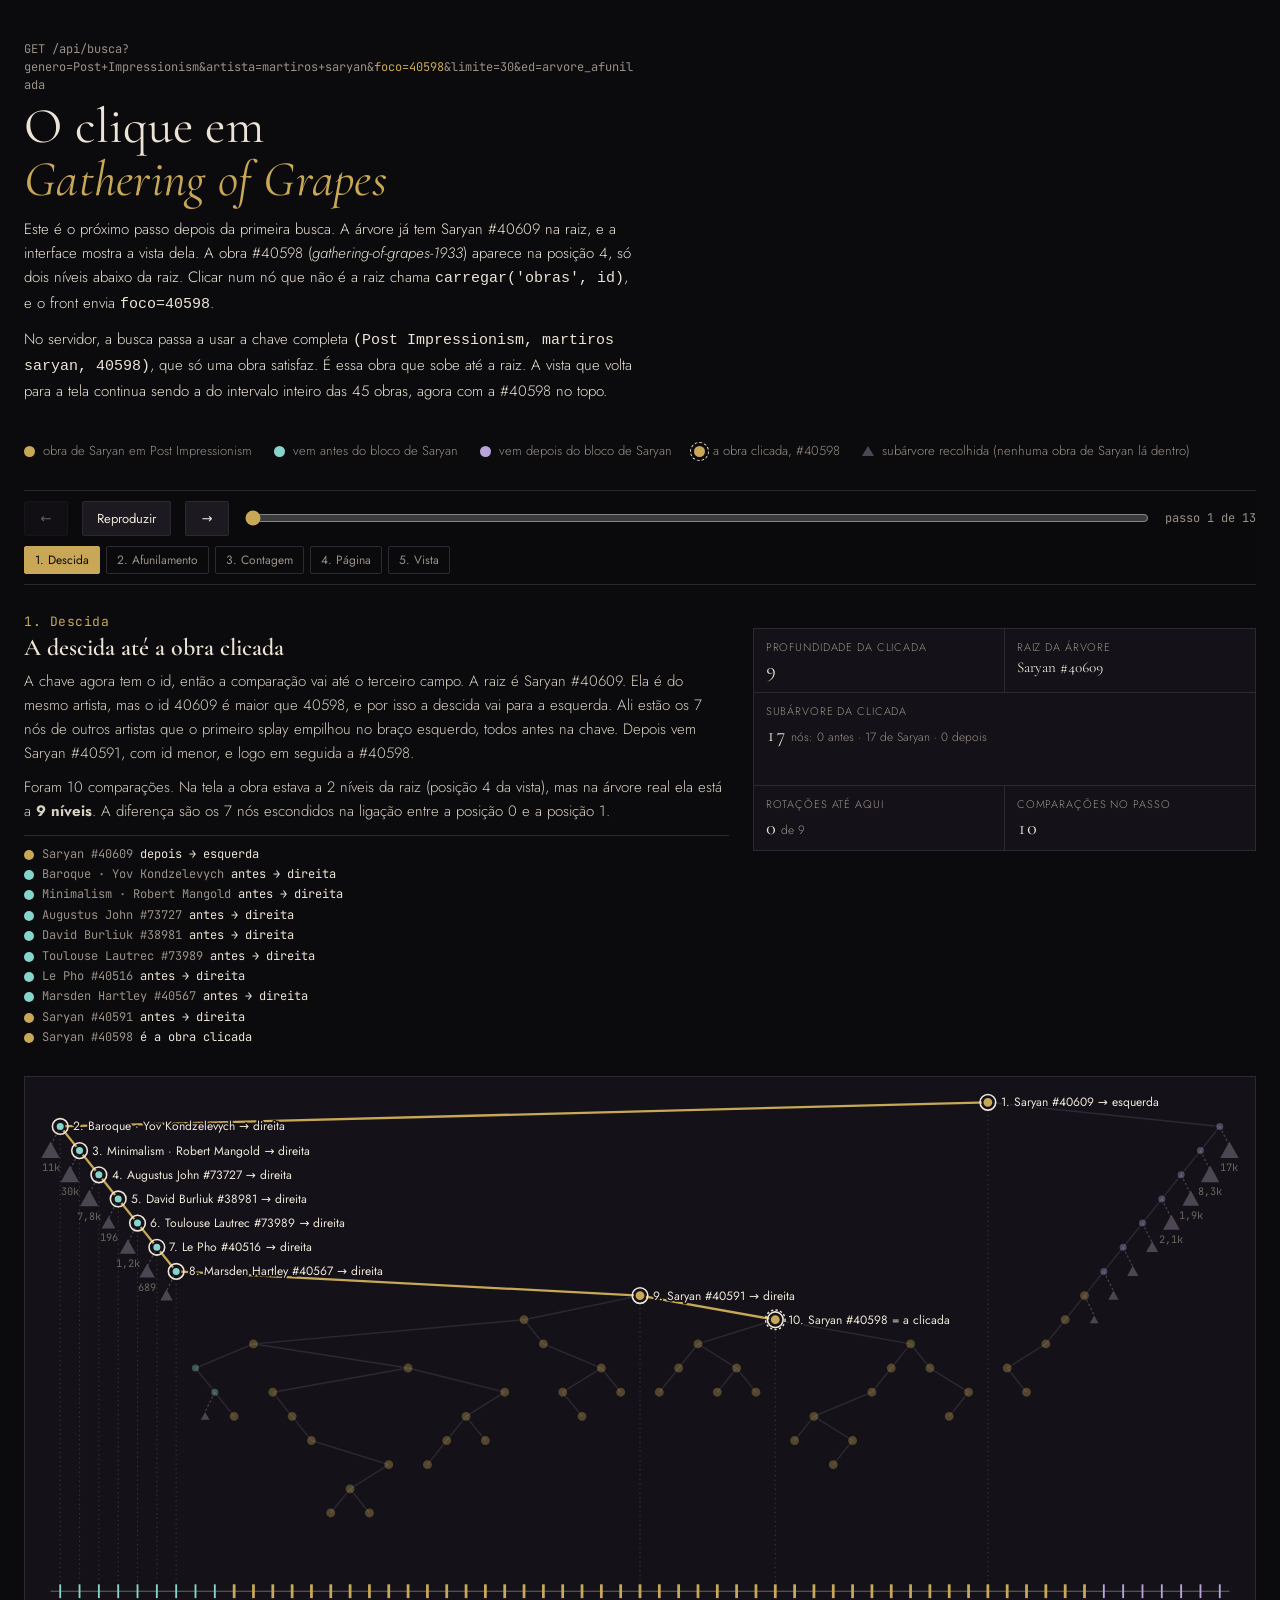
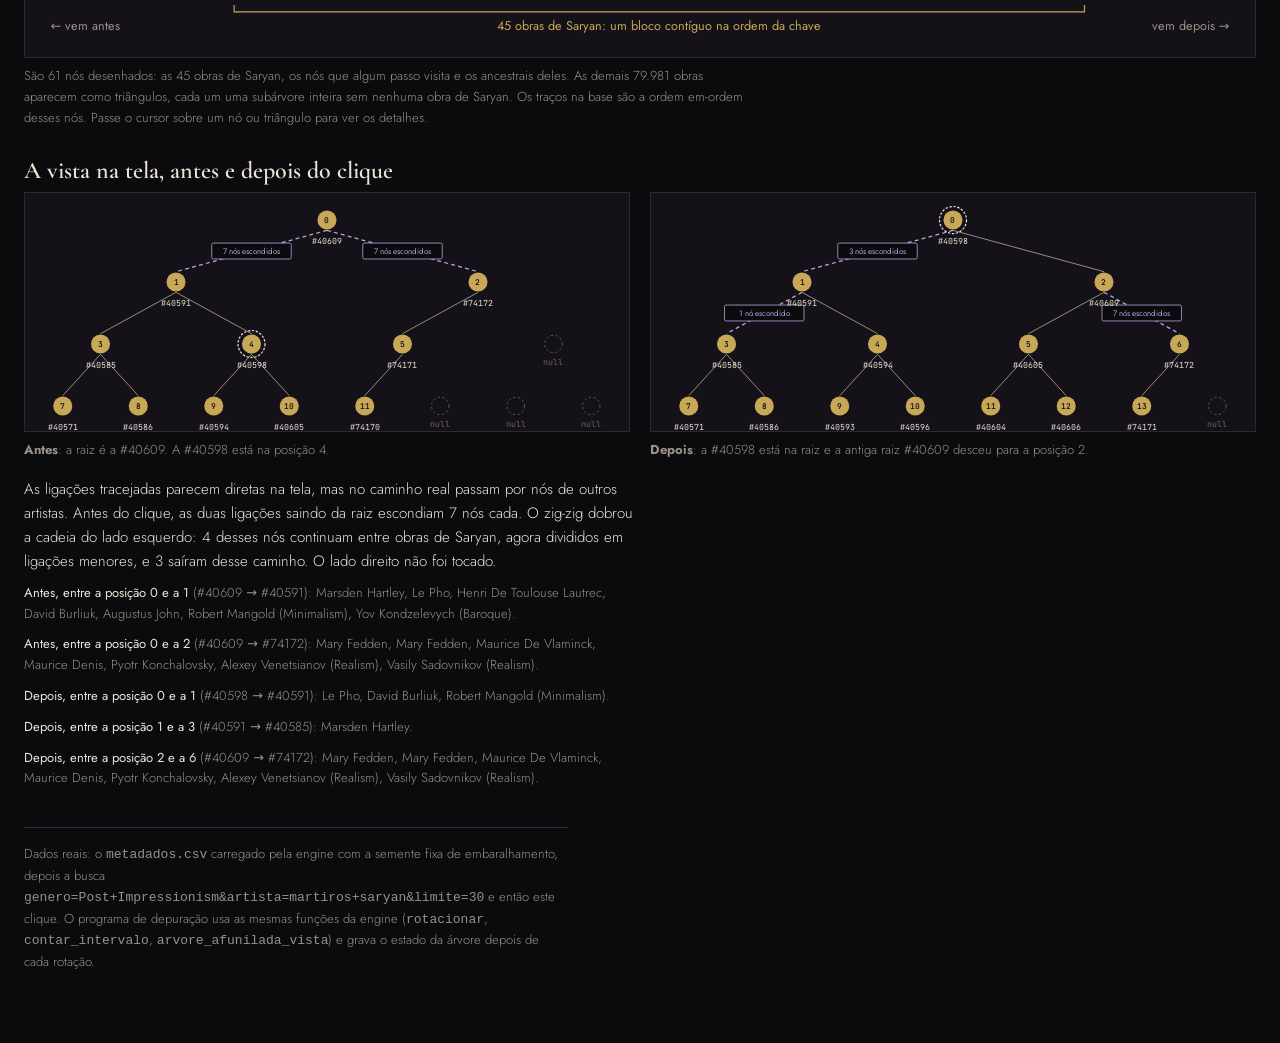
<file: assets/clique-gathering-of-grapes.html>
<!doctype html>
<html lang="pt-BR">
<head>
<meta charset="utf-8">
<meta name="viewport" content="width=device-width, initial-scale=1, viewport-fit=cover">
<title>Clique em Gathering of Grapes</title>
<link rel="preconnect" href="https://fonts.googleapis.com">
<link rel="preconnect" href="https://fonts.gstatic.com" crossorigin>
<link rel="stylesheet" href="https://fonts.googleapis.com/css2?family=Cormorant+Garamond:ital,wght@0,400;0,600;1,400&family=Jost:wght@300;400;500&family=JetBrains+Mono:wght@400&display=swap">
<style>
/* Layout: uma coluna de leitura; a árvore ocupa a largura toda, cada nó numa coluna fixa (sua posição na ordem da chave) */
:root {
  --noite: #0b0a0d;
  --tela: #141218;
  --tela-2: #1c1921;
  --linha: #2d2933;
  --osso: #ece4d6;
  --cinza: #9a9187;
  --cinza-fraco: #6b6560;
  --ouro: #c8a856;
  --ouro-vel: rgba(200, 168, 86, 0.16);
  --antes: #86d5cd;
  --depois: #b9a3dc;
  --recolhida: #4c4653;
  --display: "Cormorant Garamond", "Iowan Old Style", Georgia, serif;
  --texto: "Jost", "Segoe UI", system-ui, sans-serif;
  --mono: "JetBrains Mono", ui-monospace, "Cascadia Mono", Consolas, monospace;
  color-scheme: dark;
}
* { box-sizing: border-box; }
html, body { background: var(--noite); }
body {
  color: var(--osso);
  font: 300 15px/1.6 var(--texto);
  padding-inline: 16px;
  padding-block: 32px 64px;
}
.pagina { max-width: 1240px; margin: 0 auto; display: grid; gap: 28px; }
.leitura { max-width: 68ch; }
.rota {
  font: 400 12px/1.5 var(--mono); color: var(--cinza);
  overflow-wrap: anywhere;
}
.rota b { color: var(--ouro); font-weight: 400; }
h1 {
  font: 400 clamp(32px, 5vw, 50px)/1.05 var(--display);
  margin: 6px 0 12px; text-wrap: balance; letter-spacing: 0.005em;
}
h1 em { color: var(--ouro); font-style: italic; }
h2 { font: 600 24px/1.2 var(--display); margin: 0 0 6px; text-wrap: balance; }
p { margin: 0 0 10px; }
.legenda { display: flex; flex-wrap: wrap; gap: 8px 22px; font-size: 13px; color: var(--cinza); }
.legenda span { display: inline-flex; align-items: center; gap: 8px; }
.ponto { width: 11px; height: 11px; border-radius: 50%; display: inline-block; }
.tri { width: 0; height: 0; border-left: 6px solid transparent; border-right: 6px solid transparent; border-bottom: 10px solid var(--recolhida); display: inline-block; }

/* Controles */
.controles {
  position: sticky; top: env(safe-area-inset-top, 0px); z-index: 5;
  background: color-mix(in srgb, var(--noite) 92%, transparent);
  backdrop-filter: blur(6px);
  border-block: 1px solid var(--linha);
  padding: 10px 0;
  display: flex; flex-wrap: wrap; align-items: center; gap: 10px 14px;
}
button {
  font: 400 13px var(--texto); color: var(--osso);
  background: var(--tela-2); border: 1px solid var(--linha); border-radius: 2px;
  padding: 7px 14px; cursor: pointer; min-width: 44px;
}
button:hover { border-color: var(--ouro); }
button:focus-visible, input:focus-visible { outline: 2px solid var(--ouro); outline-offset: 2px; }
button:disabled { opacity: 0.4; cursor: default; border-color: var(--linha); }
input[type=range] { flex: 1 1 220px; accent-color: var(--ouro); min-width: 0; }
.contador { font: 400 12px var(--mono); color: var(--cinza); font-variant-numeric: tabular-nums; white-space: nowrap; }
.fases { display: flex; flex-wrap: wrap; gap: 6px; width: 100%; }
.fase {
  font-size: 12px; padding: 4px 10px; border-radius: 2px; background: transparent;
  color: var(--cinza); border: 1px solid var(--linha);
}
.fase[aria-current="true"] { color: var(--noite); background: var(--ouro); border-color: var(--ouro); }

/* Passo atual */
.passo { display: grid; grid-template-columns: minmax(0, 1.4fr) minmax(0, 1fr); gap: 24px; align-items: start; }
@media (max-width: 820px) { .passo { grid-template-columns: minmax(0, 1fr); } }
.passo h2 .num { font: 400 13px var(--mono); color: var(--ouro); display: block; margin-bottom: 4px; letter-spacing: 0.04em; }
.passo p { color: #d9d1c3; }
.medidas { display: grid; grid-template-columns: repeat(2, minmax(0, 1fr)); gap: 1px; background: var(--linha); border: 1px solid var(--linha); }
.medidas div { background: var(--tela); padding: 10px 12px; min-width: 0; }
.medidas dt { font-size: 11px; letter-spacing: 0.08em; text-transform: uppercase; color: var(--cinza); }
.medidas dd { margin: 2px 0 0; font: 400 20px var(--display); font-variant-numeric: tabular-nums; }
.medidas dd small { font: 300 12px var(--texto); color: var(--cinza); }
.composicao { grid-column: 1 / -1; }
.barra { display: flex; height: 8px; margin-top: 8px; background: var(--tela-2); }
.barra i { display: block; height: 100%; }
.traco { margin: 12px 0 0; padding: 0; list-style: none; font: 400 12px/1.7 var(--mono); color: var(--cinza); max-height: 260px; overflow: auto; border-top: 1px solid var(--linha); padding-top: 8px; }
.traco li { display: flex; gap: 8px; }
.traco .q { flex: none; width: 10px; height: 10px; border-radius: 50%; margin-top: 6px; }
.traco .acao { color: var(--osso); }

/* Árvore */
figure { margin: 0; }
.quadro { background: var(--tela); border: 1px solid var(--linha); overflow-x: auto; }
svg { display: block; }
#arvore { width: 100%; min-width: 1040px; height: auto; }
figcaption { font-size: 13px; color: var(--cinza); margin-top: 8px; max-width: 90ch; }
.aresta { stroke: var(--linha); stroke-width: 1.2; }
.aresta.viva { stroke: var(--ouro); stroke-width: 2; }
.aresta-rec { stroke: var(--recolhida); stroke-width: 1; stroke-dasharray: 2 2; }
.no { stroke: var(--tela); stroke-width: 1.5; }
.no.apagado { opacity: 0.35; }
.anel { fill: none; stroke: var(--osso); stroke-width: 1.4; }
.anel-x { fill: none; stroke: var(--ouro); stroke-width: 1.2; stroke-dasharray: 2 2; }
.rotulo { font: 400 10.5px var(--texto); fill: var(--osso); paint-order: stroke; stroke: var(--tela); stroke-width: 3px; stroke-linejoin: round; }
.rotulo.fraco { fill: var(--cinza); }
.rec { fill: var(--recolhida); }
.rec-t { font: 400 9px var(--mono); fill: var(--cinza-fraco); }
.eixo { stroke: var(--cinza-fraco); stroke-width: 1; }
.eixo-t { font: 400 11px var(--texto); fill: var(--cinza); }
.eixo-t.ouro { fill: var(--ouro); }
.guia { stroke: var(--osso); stroke-opacity: 0.18; stroke-dasharray: 1 3; }
.alvo { fill: transparent; cursor: pointer; }
#dica {
  position: fixed; z-index: 10; pointer-events: none; max-width: 300px;
  background: var(--tela-2); border: 1px solid var(--linha); padding: 8px 10px; font-size: 12px; line-height: 1.5;
}
#dica b { font-weight: 500; }
#dica .m { font-family: var(--mono); color: var(--cinza); font-size: 11px; }

/* Vista */
.vista-grade { display: grid; grid-template-columns: minmax(0, 1.5fr) minmax(0, 1fr); gap: 24px; align-items: start; }
@media (max-width: 820px) { .vista-grade { grid-template-columns: minmax(0, 1fr); } }
#vista { width: 100%; min-width: 560px; height: auto; }
.v-no { fill: var(--ouro); }
.v-vazio { fill: none; stroke: var(--cinza-fraco); stroke-dasharray: 3 3; }
.v-id { font: 400 10.5px var(--mono); fill: var(--osso); text-anchor: middle; }
.v-d { font: 500 10px var(--mono); fill: var(--noite); text-anchor: middle; }
.v-liga { stroke: var(--cinza); stroke-width: 1.2; }
.v-liga.oculta { stroke: var(--depois); stroke-dasharray: 5 4; stroke-width: 1.6; }
.v-chip { fill: var(--noite); stroke: var(--depois); }
.v-chip-t { font: 400 10px var(--texto); fill: var(--depois); text-anchor: middle; }
pre {
  margin: 10px 0 0; padding: 12px; background: var(--tela); border: 1px solid var(--linha);
  font: 400 12px/1.6 var(--mono); color: #d9d1c3; overflow-x: auto;
}
.ocultos { font-size: 13px; color: var(--cinza); }
.ocultos b { color: var(--osso); font-weight: 400; }
.nota { font-size: 13px; color: var(--cinza); border-top: 1px solid var(--linha); padding-top: 16px; }
@media (prefers-reduced-motion: reduce) { * { transition: none !important; } }
.anel-leg { background: var(--ouro); outline: 1.5px dashed var(--osso); outline-offset: 3px; }
.anel-x { stroke: var(--osso) !important; }
.duas-vistas { display: grid; grid-template-columns: repeat(2, minmax(0, 1fr)); gap: 20px; }
@media (max-width: 980px) { .duas-vistas { grid-template-columns: minmax(0, 1fr); } }
.vista { width: 100%; min-width: 520px; height: auto; }
.v-foco { fill: none; stroke: var(--osso); stroke-width: 1.5; stroke-dasharray: 3 2; }
</style>
</head>
<body>

<main class="pagina">
  <header class="leitura">
    <div class="rota">GET /api/busca?genero=Post+Impressionism&amp;artista=martiros+saryan&amp;<b>foco=40598</b>&amp;limite=30&amp;ed=arvore_afunilada</div>
    <h1>O clique em <em>Gathering of Grapes</em></h1>
    <p>Este é o próximo passo depois da primeira busca. A árvore já tem Saryan #40609 na raiz, e a interface mostra a vista dela. A obra #40598 (<i>gathering-of-grapes-1933</i>) aparece na posição 4, só dois níveis abaixo da raiz. Clicar num nó que não é a raiz chama <code>carregar('obras', id)</code>, e o front envia <code>foco=40598</code>.</p>
    <p>No servidor, a busca passa a usar a chave completa <code>(Post Impressionism, martiros saryan, 40598)</code>, que só uma obra satisfaz. É essa obra que sobe até a raiz. A vista que volta para a tela continua sendo a do intervalo inteiro das 45 obras, agora com a #40598 no topo.</p>
  </header>

  <div class="legenda" aria-label="Legenda">
    <span><i class="ponto" style="background:var(--ouro)"></i>obra de Saryan em Post Impressionism</span>
    <span><i class="ponto" style="background:var(--antes)"></i>vem antes do bloco de Saryan</span>
    <span><i class="ponto" style="background:var(--depois)"></i>vem depois do bloco de Saryan</span>
    <span><i class="ponto anel-leg"></i>a obra clicada, #40598</span>
    <span><i class="tri"></i>subárvore recolhida (nenhuma obra de Saryan lá dentro)</span>
  </div>

  <div class="controles" role="group" aria-label="Passos">
    <button id="ant" type="button" aria-label="Passo anterior">←</button>
    <button id="tocar" type="button">Reproduzir</button>
    <button id="prox" type="button" aria-label="Próximo passo">→</button>
    <input id="passo" type="range" min="0" max="0" value="0" aria-label="Passo">
    <span class="contador" id="contador"></span>
    <div class="fases" id="fases"></div>
  </div>

  <section class="passo" aria-live="polite">
    <div>
      <h2 id="p-titulo"></h2>
      <div id="p-texto"></div>
      <ul class="traco" id="traco" hidden></ul>
    </div>
    <dl class="medidas" id="medidas"></dl>
  </section>

  <figure>
    <div class="quadro">
      <svg id="arvore" role="img" aria-label="Forma real da árvore de obras enquanto a obra 40598 é afunilada até a raiz"></svg>
    </div>
    <figcaption>São 61 nós desenhados: as 45 obras de Saryan, os nós que algum passo visita e os ancestrais deles. As demais 79.981 obras aparecem como triângulos, cada um uma subárvore inteira sem nenhuma obra de Saryan. Os traços na base são a ordem em-ordem desses nós. Passe o cursor sobre um nó ou triângulo para ver os detalhes.</figcaption>
  </figure>

  <section>
    <h2>A vista na tela, antes e depois do clique</h2>
    <div class="duas-vistas">
      <figure>
        <div class="quadro"><svg id="vista-antes" class="vista" role="img" aria-label="Vista antes do clique: raiz 40609, obra 40598 na posição 4"></svg></div>
        <figcaption><b>Antes</b>: a raiz é a #40609. A #40598 está na posição 4.</figcaption>
      </figure>
      <figure>
        <div class="quadro"><svg id="vista-depois" class="vista" role="img" aria-label="Vista depois do clique: raiz 40598, antiga raiz 40609 na posição 2"></svg></div>
        <figcaption><b>Depois</b>: a #40598 está na raiz e a antiga raiz #40609 desceu para a posição 2.</figcaption>
      </figure>
    </div>
    <div class="leitura" style="margin-top:16px">
      <p>As ligações tracejadas parecem diretas na tela, mas no caminho real passam por nós de outros artistas. Antes do clique, as duas ligações saindo da raiz escondiam 7 nós cada. O zig-zig dobrou a cadeia do lado esquerdo: 4 desses nós continuam entre obras de Saryan, agora divididos em ligações menores, e 3 saíram desse caminho. O lado direito não foi tocado.</p>
      <div class="ocultos" id="ocultos"></div>
    </div>
  </section>

  <p class="nota leitura">Dados reais: o <code>metadados.csv</code> carregado pela engine com a semente fixa de embaralhamento, depois a busca <code>genero=Post+Impressionism&amp;artista=martiros+saryan&amp;limite=30</code> e então este clique. O programa de depuração usa as mesmas funções da engine (<code>rotacionar</code>, <code>contar_intervalo</code>, <code>arvore_afunilada_vista</code>) e grava o estado da árvore depois de cada rotação.</p>
</main>
<div id="dica" hidden></div>

<script type="application/json" id="dados">{"vistaAntes":[{"id":40609,"d":44},{"id":40591,"d":38},{"id":74172,"d":4},{"id":40585,"d":20},{"id":40598,"d":16},{"id":74171,"d":3},null,{"id":40571,"d":14},{"id":40586,"d":4},{"id":40594,"d":5},{"id":40605,"d":9},{"id":74170,"d":2},null,null,null],"totalBusca":1,"n":80042,"x":40598,"total":45,"comp":13,"posto":50793,"menor":40598,"nodes":[{"id":8948,"c":-1,"g":"Baroque","a":"yov kondzelevych","t":"icon-of-the-mother-of-god-from-the-bilostok-monastery-iconostasis"},{"id":32579,"c":-1,"g":"Minimalism","a":"robert mangold","t":"plane-figure-series-d-double-panel-1993"},{"id":73727,"c":-1,"g":"Post Impressionism","a":"augustus john","t":"girl-leaning-on-a-stick-1910"},{"id":38981,"c":-1,"g":"Post Impressionism","a":"david burliuk","t":"bouquet-with-sunflowers-with-landscape"},{"id":73989,"c":-1,"g":"Post Impressionism","a":"henri de toulouse lautrec","t":"maxime-dethomas-at-the-ball-of-the-opera-1896"},{"id":40516,"c":-1,"g":"Post Impressionism","a":"le pho","t":"les-pommeirs-du-japon"},{"id":40567,"c":-1,"g":"Post Impressionism","a":"marsden hartley","t":"red-tree-1910"},{"id":40568,"c":-1,"g":"Post Impressionism","a":"marsden hartley","t":"smelt-brook-falls"},{"id":74167,"c":-1,"g":"Post Impressionism","a":"marsden hartley","t":"valley-road-1920"},{"id":40570,"c":0,"g":"Post Impressionism","a":"martiros saryan","t":"anticipation-of-the-fall"},{"id":40571,"c":0,"g":"Post Impressionism","a":"martiros saryan","t":"aragats-and-mount-ara-1922"},{"id":40572,"c":0,"g":"Post Impressionism","a":"martiros saryan","t":"ararat-from-dvin-1952"},{"id":40573,"c":0,"g":"Post Impressionism","a":"martiros saryan","t":"ararat-in-clouds-1923"},{"id":40574,"c":0,"g":"Post Impressionism","a":"martiros saryan","t":"ararat-valley-1952"},{"id":40575,"c":0,"g":"Post Impressionism","a":"martiros saryan","t":"armenia-spring-in-norke-1947"},{"id":40576,"c":0,"g":"Post Impressionism","a":"martiros saryan","t":"armenian-from-nakhichevan-1904"},{"id":40577,"c":0,"g":"Post Impressionism","a":"martiros saryan","t":"ashtarak-1956"},{"id":40578,"c":0,"g":"Post Impressionism","a":"martiros saryan","t":"ashtarak-1957"},{"id":40579,"c":0,"g":"Post Impressionism","a":"martiros saryan","t":"ashtarak-in-hazy-day-1954"},{"id":40580,"c":0,"g":"Post Impressionism","a":"martiros saryan","t":"autumn-landscape-1963"},{"id":40581,"c":0,"g":"Post Impressionism","a":"martiros saryan","t":"autumn-still-life-1961"},{"id":40582,"c":0,"g":"Post Impressionism","a":"martiros saryan","t":"balcony-on-the-estate-of-marshal-ivan-bagramian-1947"},{"id":40583,"c":0,"g":"Post Impressionism","a":"martiros saryan","t":"banks-of-the-river-zangu-near-yerevan-1930"},{"id":40584,"c":0,"g":"Post Impressionism","a":"martiros saryan","t":"bjni-fort-1946"},{"id":40585,"c":0,"g":"Post Impressionism","a":"martiros saryan","t":"blossoming-garden-1907"},{"id":40586,"c":0,"g":"Post Impressionism","a":"martiros saryan","t":"blossoming-tree-1907"},{"id":40587,"c":0,"g":"Post Impressionism","a":"martiros saryan","t":"bouquet-of-flowers-1945"},{"id":40588,"c":0,"g":"Post Impressionism","a":"martiros saryan","t":"bouquet-of-flowers-1946"},{"id":40589,"c":0,"g":"Post Impressionism","a":"martiros saryan","t":"bright-flowers-1942"},{"id":40590,"c":0,"g":"Post Impressionism","a":"martiros saryan","t":"eastern-landscape-1924"},{"id":40591,"c":0,"g":"Post Impressionism","a":"martiros saryan","t":"evening-in-the-garden-1903"},{"id":40592,"c":0,"g":"Post Impressionism","a":"martiros saryan","t":"flowers-1908"},{"id":40593,"c":0,"g":"Post Impressionism","a":"martiros saryan","t":"flowers-1912"},{"id":40594,"c":0,"g":"Post Impressionism","a":"martiros saryan","t":"flowers-1913"},{"id":40595,"c":0,"g":"Post Impressionism","a":"martiros saryan","t":"flowers-1929"},{"id":40596,"c":0,"g":"Post Impressionism","a":"martiros saryan","t":"flowers-a-nook-of-the-garden-1940"},{"id":40597,"c":0,"g":"Post Impressionism","a":"martiros saryan","t":"fruits-and-vegetables-1933"},{"id":40598,"c":0,"g":"Post Impressionism","a":"martiros saryan","t":"gathering-of-grapes-1933"},{"id":40599,"c":0,"g":"Post Impressionism","a":"martiros saryan","t":"in-armenian-village-1901"},{"id":40600,"c":0,"g":"Post Impressionism","a":"martiros saryan","t":"in-barfursh-persia-1913"},{"id":40601,"c":0,"g":"Post Impressionism","a":"martiros saryan","t":"landscape"},{"id":40602,"c":0,"g":"Post Impressionism","a":"martiros saryan","t":"old-yerevan-1944"},{"id":40603,"c":0,"g":"Post Impressionism","a":"martiros saryan","t":"on-marna-1927"},{"id":40604,"c":0,"g":"Post Impressionism","a":"martiros saryan","t":"on-marna-yerevan-1927"},{"id":40605,"c":0,"g":"Post Impressionism","a":"martiros saryan","t":"persian-house-1913"},{"id":40606,"c":0,"g":"Post Impressionism","a":"martiros saryan","t":"still-life-with-jug-and-fruit-1913"},{"id":40607,"c":0,"g":"Post Impressionism","a":"martiros saryan","t":"vase-1913"},{"id":40608,"c":0,"g":"Post Impressionism","a":"martiros saryan","t":"wildflowers-1910"},{"id":40609,"c":0,"g":"Post Impressionism","a":"martiros saryan","t":"wistaria-1923"},{"id":74168,"c":0,"g":"Post Impressionism","a":"martiros saryan","t":"eastern-tale-1903"},{"id":74169,"c":0,"g":"Post Impressionism","a":"martiros saryan","t":"female-portrait-1952"},{"id":74170,"c":0,"g":"Post Impressionism","a":"martiros saryan","t":"flowers-1967"},{"id":74171,"c":0,"g":"Post Impressionism","a":"martiros saryan","t":"hrazdan-river-1903"},{"id":74172,"c":0,"g":"Post Impressionism","a":"martiros saryan","t":"surb-sarkis-st-sarkis-church-in-yerevan-1912"},{"id":40613,"c":1,"g":"Post Impressionism","a":"mary fedden","t":"cat-1981"},{"id":74173,"c":1,"g":"Post Impressionism","a":"mary fedden","t":"blue-2006"},{"id":40652,"c":1,"g":"Post Impressionism","a":"maurice de vlaminck","t":"view-of-a-village-with-red-roofs"},{"id":74186,"c":1,"g":"Post Impressionism","a":"maurice denis","t":"maternite-anne-marie-et-marthe-a-la-bague-ovale"},{"id":74562,"c":1,"g":"Post Impressionism","a":"pyotr konchalovsky","t":"novgorod-kukui-tower-1928"},{"id":43907,"c":1,"g":"Realism","a":"alexey venetsianov","t":"head-of-an-old-peasant"},{"id":50518,"c":1,"g":"Realism","a":"vasily sadovnikov","t":"interior-of-trinitarian-church-in-vilnius-lithuania-1846"}],"path":[[40609,1],[8948,-1],[32579,-1],[73727,-1],[38981,-1],[73989,-1],[40516,-1],[40567,-1],[40591,-1],[40598,0]],"rots":[{"node":40591,"parent":40567,"kind":"zig-zig","part":1,"parts":2},{"node":40598,"parent":40591,"kind":"zig-zig","part":2,"parts":2},{"node":40516,"parent":73989,"kind":"zig-zig","part":1,"parts":2},{"node":40598,"parent":40516,"kind":"zig-zig","part":2,"parts":2},{"node":38981,"parent":73727,"kind":"zig-zig","part":1,"parts":2},{"node":40598,"parent":38981,"kind":"zig-zig","part":2,"parts":2},{"node":32579,"parent":8948,"kind":"zig-zig","part":1,"parts":2},{"node":40598,"parent":32579,"kind":"zig-zig","part":2,"parts":2},{"node":40598,"parent":40609,"kind":"zig","part":1,"parts":1}],"walk":[[32579,-1,0,1],[38981,-1,0,1],[40516,-1,0,1],[40591,-1,0,1],[40594,-1,0,1],[40596,-1,0,1],[40597,-1,0,1],[40609,1,0,1],[40605,1,0,1],[40604,1,0,1],[40603,1,0,1],[40600,1,0,1],[40599,1,0,1]],"menorPath":[32579,38981,40516,40591,40594,40596,40597],"page":[40598],"vista":[{"id":40598,"d":44,"hid":[]},{"id":40591,"d":27,"hid":[40516,38981,32579]},{"id":40609,"d":15,"hid":[]},{"id":40585,"d":20,"hid":[40567]},{"id":40594,"d":5,"hid":[]},{"id":40605,"d":9,"hid":[]},{"id":74172,"d":4,"hid":[40613,74173,40652,74186,74562,43907,50518]},{"id":40571,"d":14,"hid":[]},{"id":40586,"d":4,"hid":[]},{"id":40593,"d":1,"hid":[]},{"id":40596,"d":2,"hid":[]},{"id":40604,"d":5,"hid":[]},{"id":40606,"d":2,"hid":[]},{"id":74171,"d":3,"hid":[]},null],"snaps":[{"root":40609,"xd":9,"xt":17,"xa":0,"xin":17,"xdp":0,"frag":0,"k":{"8948":[-1,32579,11190,0,50804,-1,0],"32579":[-1,73727,29579,0,39613,-1,0],"73727":[-1,38981,7809,0,10033,-1,0],"38981":[-1,73989,196,0,2223,-1,0],"73989":[-1,40516,1220,0,2026,-1,0],"40516":[-1,40567,689,0,805,-1,0],"40567":[-1,40591,70,0,115,-1,0],"40568":[-1,74167,0,0,6,0,0],"74167":[-1,40570,3,0,5,-1,0],"40570":[-1,-1,0,0,1,0,0],"40571":[40568,40579,0,0,20,0,0],"40572":[-1,40573,0,0,7,0,0],"40573":[-1,40574,0,0,6,0,0],"40574":[-1,40578,0,0,5,0,0],"40575":[-1,-1,0,0,1,0,0],"40576":[40575,40577,0,0,3,0,0],"40577":[-1,-1,0,0,1,0,0],"40578":[40576,-1,0,0,4,0,0],"40579":[40572,40584,0,0,13,0,0],"40580":[-1,-1,0,0,1,0,0],"40581":[40580,-1,0,0,2,0,0],"40582":[40581,40583,0,0,4,0,0],"40583":[-1,-1,0,0,1,0,0],"40584":[40582,-1,0,0,5,0,0],"40585":[40571,40586,0,0,26,0,0],"40586":[-1,40589,0,0,5,0,0],"40587":[-1,40588,0,0,2,0,0],"40588":[-1,-1,0,0,1,0,0],"40589":[40587,40590,0,0,4,0,0],"40590":[-1,-1,0,0,1,0,0],"40591":[40585,40598,0,0,44,0,0],"40592":[-1,-1,0,0,1,0,0],"40593":[40592,-1,0,0,2,0,0],"40594":[40593,40596,0,0,6,0,0],"40595":[-1,-1,0,0,1,0,0],"40596":[40595,40597,0,0,3,0,0],"40597":[-1,-1,0,0,1,0,0],"40598":[40594,40605,0,0,17,0,0],"40599":[-1,-1,0,0,1,0,0],"40600":[40599,40602,0,0,4,0,0],"40601":[-1,-1,0,0,1,0,0],"40602":[40601,-1,0,0,2,0,0],"40603":[40600,-1,0,0,5,0,0],"40604":[40603,-1,0,0,6,0,0],"40605":[40604,40606,0,0,10,0,0],"40606":[-1,40608,0,0,3,0,0],"40607":[-1,-1,0,0,1,0,0],"40608":[40607,-1,0,0,2,0,0],"40609":[8948,50518,0,0,80042,0,0],"74168":[-1,74169,0,0,2,0,0],"74169":[-1,-1,0,0,1,0,0],"74170":[74168,-1,0,0,3,0,0],"74171":[74170,-1,0,0,4,0,0],"74172":[74171,-1,0,3,8,0,1],"40613":[74172,-1,0,12,21,0,1],"74173":[40613,-1,0,27,49,0,1],"40652":[74173,-1,0,49,99,0,1],"74186":[40652,-1,0,2053,2153,0,1],"74562":[74186,-1,0,1947,4101,0,1],"43907":[74562,-1,0,8284,12386,0,1],"50518":[43907,-1,0,16850,29237,0,1]}},{"root":40609,"xd":8,"xt":17,"xa":0,"xin":17,"xdp":0,"frag":0,"k":{"8948":[-1,32579,11190,0,50804,-1,0],"32579":[-1,73727,29579,0,39613,-1,0],"73727":[-1,38981,7809,0,10033,-1,0],"38981":[-1,73989,196,0,2223,-1,0],"73989":[-1,40516,1220,0,2026,-1,0],"40516":[-1,40591,689,0,805,-1,0],"40567":[-1,40585,70,0,97,-1,0],"40568":[-1,74167,0,0,6,0,0],"74167":[-1,40570,3,0,5,-1,0],"40570":[-1,-1,0,0,1,0,0],"40571":[40568,40579,0,0,20,0,0],"40572":[-1,40573,0,0,7,0,0],"40573":[-1,40574,0,0,6,0,0],"40574":[-1,40578,0,0,5,0,0],"40575":[-1,-1,0,0,1,0,0],"40576":[40575,40577,0,0,3,0,0],"40577":[-1,-1,0,0,1,0,0],"40578":[40576,-1,0,0,4,0,0],"40579":[40572,40584,0,0,13,0,0],"40580":[-1,-1,0,0,1,0,0],"40581":[40580,-1,0,0,2,0,0],"40582":[40581,40583,0,0,4,0,0],"40583":[-1,-1,0,0,1,0,0],"40584":[40582,-1,0,0,5,0,0],"40585":[40571,40586,0,0,26,0,0],"40586":[-1,40589,0,0,5,0,0],"40587":[-1,40588,0,0,2,0,0],"40588":[-1,-1,0,0,1,0,0],"40589":[40587,40590,0,0,4,0,0],"40590":[-1,-1,0,0,1,0,0],"40591":[40567,40598,0,0,115,0,0],"40592":[-1,-1,0,0,1,0,0],"40593":[40592,-1,0,0,2,0,0],"40594":[40593,40596,0,0,6,0,0],"40595":[-1,-1,0,0,1,0,0],"40596":[40595,40597,0,0,3,0,0],"40597":[-1,-1,0,0,1,0,0],"40598":[40594,40605,0,0,17,0,0],"40599":[-1,-1,0,0,1,0,0],"40600":[40599,40602,0,0,4,0,0],"40601":[-1,-1,0,0,1,0,0],"40602":[40601,-1,0,0,2,0,0],"40603":[40600,-1,0,0,5,0,0],"40604":[40603,-1,0,0,6,0,0],"40605":[40604,40606,0,0,10,0,0],"40606":[-1,40608,0,0,3,0,0],"40607":[-1,-1,0,0,1,0,0],"40608":[40607,-1,0,0,2,0,0],"40609":[8948,50518,0,0,80042,0,0],"74168":[-1,74169,0,0,2,0,0],"74169":[-1,-1,0,0,1,0,0],"74170":[74168,-1,0,0,3,0,0],"74171":[74170,-1,0,0,4,0,0],"74172":[74171,-1,0,3,8,0,1],"40613":[74172,-1,0,12,21,0,1],"74173":[40613,-1,0,27,49,0,1],"40652":[74173,-1,0,49,99,0,1],"74186":[40652,-1,0,2053,2153,0,1],"74562":[74186,-1,0,1947,4101,0,1],"43907":[74562,-1,0,8284,12386,0,1],"50518":[43907,-1,0,16850,29237,0,1]}},{"root":40609,"xd":7,"xt":115,"xa":76,"xin":39,"xdp":0,"frag":2,"k":{"8948":[-1,32579,11190,0,50804,-1,0],"32579":[-1,73727,29579,0,39613,-1,0],"73727":[-1,38981,7809,0,10033,-1,0],"38981":[-1,73989,196,0,2223,-1,0],"73989":[-1,40516,1220,0,2026,-1,0],"40516":[-1,40598,689,0,805,-1,0],"40567":[-1,40585,70,0,97,-1,0],"40568":[-1,74167,0,0,6,0,0],"74167":[-1,40570,3,0,5,-1,0],"40570":[-1,-1,0,0,1,0,0],"40571":[40568,40579,0,0,20,0,0],"40572":[-1,40573,0,0,7,0,0],"40573":[-1,40574,0,0,6,0,0],"40574":[-1,40578,0,0,5,0,0],"40575":[-1,-1,0,0,1,0,0],"40576":[40575,40577,0,0,3,0,0],"40577":[-1,-1,0,0,1,0,0],"40578":[40576,-1,0,0,4,0,0],"40579":[40572,40584,0,0,13,0,0],"40580":[-1,-1,0,0,1,0,0],"40581":[40580,-1,0,0,2,0,0],"40582":[40581,40583,0,0,4,0,0],"40583":[-1,-1,0,0,1,0,0],"40584":[40582,-1,0,0,5,0,0],"40585":[40571,40586,0,0,26,0,0],"40586":[-1,40589,0,0,5,0,0],"40587":[-1,40588,0,0,2,0,0],"40588":[-1,-1,0,0,1,0,0],"40589":[40587,40590,0,0,4,0,0],"40590":[-1,-1,0,0,1,0,0],"40591":[40567,40594,0,0,104,0,0],"40592":[-1,-1,0,0,1,0,0],"40593":[40592,-1,0,0,2,0,0],"40594":[40593,40596,0,0,6,0,0],"40595":[-1,-1,0,0,1,0,0],"40596":[40595,40597,0,0,3,0,0],"40597":[-1,-1,0,0,1,0,0],"40598":[40591,40605,0,0,115,0,0],"40599":[-1,-1,0,0,1,0,0],"40600":[40599,40602,0,0,4,0,0],"40601":[-1,-1,0,0,1,0,0],"40602":[40601,-1,0,0,2,0,0],"40603":[40600,-1,0,0,5,0,0],"40604":[40603,-1,0,0,6,0,0],"40605":[40604,40606,0,0,10,0,0],"40606":[-1,40608,0,0,3,0,0],"40607":[-1,-1,0,0,1,0,0],"40608":[40607,-1,0,0,2,0,0],"40609":[8948,50518,0,0,80042,0,0],"74168":[-1,74169,0,0,2,0,0],"74169":[-1,-1,0,0,1,0,0],"74170":[74168,-1,0,0,3,0,0],"74171":[74170,-1,0,0,4,0,0],"74172":[74171,-1,0,3,8,0,1],"40613":[74172,-1,0,12,21,0,1],"74173":[40613,-1,0,27,49,0,1],"40652":[74173,-1,0,49,99,0,1],"74186":[40652,-1,0,2053,2153,0,1],"74562":[74186,-1,0,1947,4101,0,1],"43907":[74562,-1,0,8284,12386,0,1],"50518":[43907,-1,0,16850,29237,0,1]}},{"root":40609,"xd":6,"xt":115,"xa":76,"xin":39,"xdp":0,"frag":2,"k":{"8948":[-1,32579,11190,0,50804,-1,0],"32579":[-1,73727,29579,0,39613,-1,0],"73727":[-1,38981,7809,0,10033,-1,0],"38981":[-1,40516,196,0,2223,-1,0],"73989":[-1,-1,1220,689,1910,-1,-1],"40516":[73989,40598,0,0,2026,0,0],"40567":[-1,40585,70,0,97,-1,0],"40568":[-1,74167,0,0,6,0,0],"74167":[-1,40570,3,0,5,-1,0],"40570":[-1,-1,0,0,1,0,0],"40571":[40568,40579,0,0,20,0,0],"40572":[-1,40573,0,0,7,0,0],"40573":[-1,40574,0,0,6,0,0],"40574":[-1,40578,0,0,5,0,0],"40575":[-1,-1,0,0,1,0,0],"40576":[40575,40577,0,0,3,0,0],"40577":[-1,-1,0,0,1,0,0],"40578":[40576,-1,0,0,4,0,0],"40579":[40572,40584,0,0,13,0,0],"40580":[-1,-1,0,0,1,0,0],"40581":[40580,-1,0,0,2,0,0],"40582":[40581,40583,0,0,4,0,0],"40583":[-1,-1,0,0,1,0,0],"40584":[40582,-1,0,0,5,0,0],"40585":[40571,40586,0,0,26,0,0],"40586":[-1,40589,0,0,5,0,0],"40587":[-1,40588,0,0,2,0,0],"40588":[-1,-1,0,0,1,0,0],"40589":[40587,40590,0,0,4,0,0],"40590":[-1,-1,0,0,1,0,0],"40591":[40567,40594,0,0,104,0,0],"40592":[-1,-1,0,0,1,0,0],"40593":[40592,-1,0,0,2,0,0],"40594":[40593,40596,0,0,6,0,0],"40595":[-1,-1,0,0,1,0,0],"40596":[40595,40597,0,0,3,0,0],"40597":[-1,-1,0,0,1,0,0],"40598":[40591,40605,0,0,115,0,0],"40599":[-1,-1,0,0,1,0,0],"40600":[40599,40602,0,0,4,0,0],"40601":[-1,-1,0,0,1,0,0],"40602":[40601,-1,0,0,2,0,0],"40603":[40600,-1,0,0,5,0,0],"40604":[40603,-1,0,0,6,0,0],"40605":[40604,40606,0,0,10,0,0],"40606":[-1,40608,0,0,3,0,0],"40607":[-1,-1,0,0,1,0,0],"40608":[40607,-1,0,0,2,0,0],"40609":[8948,50518,0,0,80042,0,0],"74168":[-1,74169,0,0,2,0,0],"74169":[-1,-1,0,0,1,0,0],"74170":[74168,-1,0,0,3,0,0],"74171":[74170,-1,0,0,4,0,0],"74172":[74171,-1,0,3,8,0,1],"40613":[74172,-1,0,12,21,0,1],"74173":[40613,-1,0,27,49,0,1],"40652":[74173,-1,0,49,99,0,1],"74186":[40652,-1,0,2053,2153,0,1],"74562":[74186,-1,0,1947,4101,0,1],"43907":[74562,-1,0,8284,12386,0,1],"50518":[43907,-1,0,16850,29237,0,1]}},{"root":40609,"xd":5,"xt":2026,"xa":1987,"xin":39,"xdp":0,"frag":3,"k":{"8948":[-1,32579,11190,0,50804,-1,0],"32579":[-1,73727,29579,0,39613,-1,0],"73727":[-1,38981,7809,0,10033,-1,0],"38981":[-1,40598,196,0,2223,-1,0],"73989":[-1,-1,1220,689,1910,-1,-1],"40516":[73989,40591,0,0,2015,0,0],"40567":[-1,40585,70,0,97,-1,0],"40568":[-1,74167,0,0,6,0,0],"74167":[-1,40570,3,0,5,-1,0],"40570":[-1,-1,0,0,1,0,0],"40571":[40568,40579,0,0,20,0,0],"40572":[-1,40573,0,0,7,0,0],"40573":[-1,40574,0,0,6,0,0],"40574":[-1,40578,0,0,5,0,0],"40575":[-1,-1,0,0,1,0,0],"40576":[40575,40577,0,0,3,0,0],"40577":[-1,-1,0,0,1,0,0],"40578":[40576,-1,0,0,4,0,0],"40579":[40572,40584,0,0,13,0,0],"40580":[-1,-1,0,0,1,0,0],"40581":[40580,-1,0,0,2,0,0],"40582":[40581,40583,0,0,4,0,0],"40583":[-1,-1,0,0,1,0,0],"40584":[40582,-1,0,0,5,0,0],"40585":[40571,40586,0,0,26,0,0],"40586":[-1,40589,0,0,5,0,0],"40587":[-1,40588,0,0,2,0,0],"40588":[-1,-1,0,0,1,0,0],"40589":[40587,40590,0,0,4,0,0],"40590":[-1,-1,0,0,1,0,0],"40591":[40567,40594,0,0,104,0,0],"40592":[-1,-1,0,0,1,0,0],"40593":[40592,-1,0,0,2,0,0],"40594":[40593,40596,0,0,6,0,0],"40595":[-1,-1,0,0,1,0,0],"40596":[40595,40597,0,0,3,0,0],"40597":[-1,-1,0,0,1,0,0],"40598":[40516,40605,0,0,2026,0,0],"40599":[-1,-1,0,0,1,0,0],"40600":[40599,40602,0,0,4,0,0],"40601":[-1,-1,0,0,1,0,0],"40602":[40601,-1,0,0,2,0,0],"40603":[40600,-1,0,0,5,0,0],"40604":[40603,-1,0,0,6,0,0],"40605":[40604,40606,0,0,10,0,0],"40606":[-1,40608,0,0,3,0,0],"40607":[-1,-1,0,0,1,0,0],"40608":[40607,-1,0,0,2,0,0],"40609":[8948,50518,0,0,80042,0,0],"74168":[-1,74169,0,0,2,0,0],"74169":[-1,-1,0,0,1,0,0],"74170":[74168,-1,0,0,3,0,0],"74171":[74170,-1,0,0,4,0,0],"74172":[74171,-1,0,3,8,0,1],"40613":[74172,-1,0,12,21,0,1],"74173":[40613,-1,0,27,49,0,1],"40652":[74173,-1,0,49,99,0,1],"74186":[40652,-1,0,2053,2153,0,1],"74562":[74186,-1,0,1947,4101,0,1],"43907":[74562,-1,0,8284,12386,0,1],"50518":[43907,-1,0,16850,29237,0,1]}},{"root":40609,"xd":4,"xt":2026,"xa":1987,"xin":39,"xdp":0,"frag":3,"k":{"8948":[-1,32579,11190,0,50804,-1,0],"32579":[-1,38981,29579,0,39613,-1,0],"73727":[-1,-1,7809,196,8006,-1,-1],"38981":[73727,40598,0,0,10033,0,0],"73989":[-1,-1,1220,689,1910,-1,-1],"40516":[73989,40591,0,0,2015,0,0],"40567":[-1,40585,70,0,97,-1,0],"40568":[-1,74167,0,0,6,0,0],"74167":[-1,40570,3,0,5,-1,0],"40570":[-1,-1,0,0,1,0,0],"40571":[40568,40579,0,0,20,0,0],"40572":[-1,40573,0,0,7,0,0],"40573":[-1,40574,0,0,6,0,0],"40574":[-1,40578,0,0,5,0,0],"40575":[-1,-1,0,0,1,0,0],"40576":[40575,40577,0,0,3,0,0],"40577":[-1,-1,0,0,1,0,0],"40578":[40576,-1,0,0,4,0,0],"40579":[40572,40584,0,0,13,0,0],"40580":[-1,-1,0,0,1,0,0],"40581":[40580,-1,0,0,2,0,0],"40582":[40581,40583,0,0,4,0,0],"40583":[-1,-1,0,0,1,0,0],"40584":[40582,-1,0,0,5,0,0],"40585":[40571,40586,0,0,26,0,0],"40586":[-1,40589,0,0,5,0,0],"40587":[-1,40588,0,0,2,0,0],"40588":[-1,-1,0,0,1,0,0],"40589":[40587,40590,0,0,4,0,0],"40590":[-1,-1,0,0,1,0,0],"40591":[40567,40594,0,0,104,0,0],"40592":[-1,-1,0,0,1,0,0],"40593":[40592,-1,0,0,2,0,0],"40594":[40593,40596,0,0,6,0,0],"40595":[-1,-1,0,0,1,0,0],"40596":[40595,40597,0,0,3,0,0],"40597":[-1,-1,0,0,1,0,0],"40598":[40516,40605,0,0,2026,0,0],"40599":[-1,-1,0,0,1,0,0],"40600":[40599,40602,0,0,4,0,0],"40601":[-1,-1,0,0,1,0,0],"40602":[40601,-1,0,0,2,0,0],"40603":[40600,-1,0,0,5,0,0],"40604":[40603,-1,0,0,6,0,0],"40605":[40604,40606,0,0,10,0,0],"40606":[-1,40608,0,0,3,0,0],"40607":[-1,-1,0,0,1,0,0],"40608":[40607,-1,0,0,2,0,0],"40609":[8948,50518,0,0,80042,0,0],"74168":[-1,74169,0,0,2,0,0],"74169":[-1,-1,0,0,1,0,0],"74170":[74168,-1,0,0,3,0,0],"74171":[74170,-1,0,0,4,0,0],"74172":[74171,-1,0,3,8,0,1],"40613":[74172,-1,0,12,21,0,1],"74173":[40613,-1,0,27,49,0,1],"40652":[74173,-1,0,49,99,0,1],"74186":[40652,-1,0,2053,2153,0,1],"74562":[74186,-1,0,1947,4101,0,1],"43907":[74562,-1,0,8284,12386,0,1],"50518":[43907,-1,0,16850,29237,0,1]}},{"root":40609,"xd":3,"xt":10033,"xa":9994,"xin":39,"xdp":0,"frag":3,"k":{"8948":[-1,32579,11190,0,50804,-1,0],"32579":[-1,40598,29579,0,39613,-1,0],"73727":[-1,-1,7809,196,8006,-1,-1],"38981":[73727,40516,0,0,10022,0,0],"73989":[-1,-1,1220,689,1910,-1,-1],"40516":[73989,40591,0,0,2015,0,0],"40567":[-1,40585,70,0,97,-1,0],"40568":[-1,74167,0,0,6,0,0],"74167":[-1,40570,3,0,5,-1,0],"40570":[-1,-1,0,0,1,0,0],"40571":[40568,40579,0,0,20,0,0],"40572":[-1,40573,0,0,7,0,0],"40573":[-1,40574,0,0,6,0,0],"40574":[-1,40578,0,0,5,0,0],"40575":[-1,-1,0,0,1,0,0],"40576":[40575,40577,0,0,3,0,0],"40577":[-1,-1,0,0,1,0,0],"40578":[40576,-1,0,0,4,0,0],"40579":[40572,40584,0,0,13,0,0],"40580":[-1,-1,0,0,1,0,0],"40581":[40580,-1,0,0,2,0,0],"40582":[40581,40583,0,0,4,0,0],"40583":[-1,-1,0,0,1,0,0],"40584":[40582,-1,0,0,5,0,0],"40585":[40571,40586,0,0,26,0,0],"40586":[-1,40589,0,0,5,0,0],"40587":[-1,40588,0,0,2,0,0],"40588":[-1,-1,0,0,1,0,0],"40589":[40587,40590,0,0,4,0,0],"40590":[-1,-1,0,0,1,0,0],"40591":[40567,40594,0,0,104,0,0],"40592":[-1,-1,0,0,1,0,0],"40593":[40592,-1,0,0,2,0,0],"40594":[40593,40596,0,0,6,0,0],"40595":[-1,-1,0,0,1,0,0],"40596":[40595,40597,0,0,3,0,0],"40597":[-1,-1,0,0,1,0,0],"40598":[38981,40605,0,0,10033,0,0],"40599":[-1,-1,0,0,1,0,0],"40600":[40599,40602,0,0,4,0,0],"40601":[-1,-1,0,0,1,0,0],"40602":[40601,-1,0,0,2,0,0],"40603":[40600,-1,0,0,5,0,0],"40604":[40603,-1,0,0,6,0,0],"40605":[40604,40606,0,0,10,0,0],"40606":[-1,40608,0,0,3,0,0],"40607":[-1,-1,0,0,1,0,0],"40608":[40607,-1,0,0,2,0,0],"40609":[8948,50518,0,0,80042,0,0],"74168":[-1,74169,0,0,2,0,0],"74169":[-1,-1,0,0,1,0,0],"74170":[74168,-1,0,0,3,0,0],"74171":[74170,-1,0,0,4,0,0],"74172":[74171,-1,0,3,8,0,1],"40613":[74172,-1,0,12,21,0,1],"74173":[40613,-1,0,27,49,0,1],"40652":[74173,-1,0,49,99,0,1],"74186":[40652,-1,0,2053,2153,0,1],"74562":[74186,-1,0,1947,4101,0,1],"43907":[74562,-1,0,8284,12386,0,1],"50518":[43907,-1,0,16850,29237,0,1]}},{"root":40609,"xd":2,"xt":10033,"xa":9994,"xin":39,"xdp":0,"frag":3,"k":{"8948":[-1,-1,11190,29579,40770,-1,-1],"32579":[8948,40598,0,0,50804,0,0],"73727":[-1,-1,7809,196,8006,-1,-1],"38981":[73727,40516,0,0,10022,0,0],"73989":[-1,-1,1220,689,1910,-1,-1],"40516":[73989,40591,0,0,2015,0,0],"40567":[-1,40585,70,0,97,-1,0],"40568":[-1,74167,0,0,6,0,0],"74167":[-1,40570,3,0,5,-1,0],"40570":[-1,-1,0,0,1,0,0],"40571":[40568,40579,0,0,20,0,0],"40572":[-1,40573,0,0,7,0,0],"40573":[-1,40574,0,0,6,0,0],"40574":[-1,40578,0,0,5,0,0],"40575":[-1,-1,0,0,1,0,0],"40576":[40575,40577,0,0,3,0,0],"40577":[-1,-1,0,0,1,0,0],"40578":[40576,-1,0,0,4,0,0],"40579":[40572,40584,0,0,13,0,0],"40580":[-1,-1,0,0,1,0,0],"40581":[40580,-1,0,0,2,0,0],"40582":[40581,40583,0,0,4,0,0],"40583":[-1,-1,0,0,1,0,0],"40584":[40582,-1,0,0,5,0,0],"40585":[40571,40586,0,0,26,0,0],"40586":[-1,40589,0,0,5,0,0],"40587":[-1,40588,0,0,2,0,0],"40588":[-1,-1,0,0,1,0,0],"40589":[40587,40590,0,0,4,0,0],"40590":[-1,-1,0,0,1,0,0],"40591":[40567,40594,0,0,104,0,0],"40592":[-1,-1,0,0,1,0,0],"40593":[40592,-1,0,0,2,0,0],"40594":[40593,40596,0,0,6,0,0],"40595":[-1,-1,0,0,1,0,0],"40596":[40595,40597,0,0,3,0,0],"40597":[-1,-1,0,0,1,0,0],"40598":[38981,40605,0,0,10033,0,0],"40599":[-1,-1,0,0,1,0,0],"40600":[40599,40602,0,0,4,0,0],"40601":[-1,-1,0,0,1,0,0],"40602":[40601,-1,0,0,2,0,0],"40603":[40600,-1,0,0,5,0,0],"40604":[40603,-1,0,0,6,0,0],"40605":[40604,40606,0,0,10,0,0],"40606":[-1,40608,0,0,3,0,0],"40607":[-1,-1,0,0,1,0,0],"40608":[40607,-1,0,0,2,0,0],"40609":[32579,50518,0,0,80042,0,0],"74168":[-1,74169,0,0,2,0,0],"74169":[-1,-1,0,0,1,0,0],"74170":[74168,-1,0,0,3,0,0],"74171":[74170,-1,0,0,4,0,0],"74172":[74171,-1,0,3,8,0,1],"40613":[74172,-1,0,12,21,0,1],"74173":[40613,-1,0,27,49,0,1],"40652":[74173,-1,0,49,99,0,1],"74186":[40652,-1,0,2053,2153,0,1],"74562":[74186,-1,0,1947,4101,0,1],"43907":[74562,-1,0,8284,12386,0,1],"50518":[43907,-1,0,16850,29237,0,1]}},{"root":40609,"xd":1,"xt":50804,"xa":50765,"xin":39,"xdp":0,"frag":3,"k":{"8948":[-1,-1,11190,29579,40770,-1,-1],"32579":[8948,38981,0,0,50793,0,0],"73727":[-1,-1,7809,196,8006,-1,-1],"38981":[73727,40516,0,0,10022,0,0],"73989":[-1,-1,1220,689,1910,-1,-1],"40516":[73989,40591,0,0,2015,0,0],"40567":[-1,40585,70,0,97,-1,0],"40568":[-1,74167,0,0,6,0,0],"74167":[-1,40570,3,0,5,-1,0],"40570":[-1,-1,0,0,1,0,0],"40571":[40568,40579,0,0,20,0,0],"40572":[-1,40573,0,0,7,0,0],"40573":[-1,40574,0,0,6,0,0],"40574":[-1,40578,0,0,5,0,0],"40575":[-1,-1,0,0,1,0,0],"40576":[40575,40577,0,0,3,0,0],"40577":[-1,-1,0,0,1,0,0],"40578":[40576,-1,0,0,4,0,0],"40579":[40572,40584,0,0,13,0,0],"40580":[-1,-1,0,0,1,0,0],"40581":[40580,-1,0,0,2,0,0],"40582":[40581,40583,0,0,4,0,0],"40583":[-1,-1,0,0,1,0,0],"40584":[40582,-1,0,0,5,0,0],"40585":[40571,40586,0,0,26,0,0],"40586":[-1,40589,0,0,5,0,0],"40587":[-1,40588,0,0,2,0,0],"40588":[-1,-1,0,0,1,0,0],"40589":[40587,40590,0,0,4,0,0],"40590":[-1,-1,0,0,1,0,0],"40591":[40567,40594,0,0,104,0,0],"40592":[-1,-1,0,0,1,0,0],"40593":[40592,-1,0,0,2,0,0],"40594":[40593,40596,0,0,6,0,0],"40595":[-1,-1,0,0,1,0,0],"40596":[40595,40597,0,0,3,0,0],"40597":[-1,-1,0,0,1,0,0],"40598":[32579,40605,0,0,50804,0,0],"40599":[-1,-1,0,0,1,0,0],"40600":[40599,40602,0,0,4,0,0],"40601":[-1,-1,0,0,1,0,0],"40602":[40601,-1,0,0,2,0,0],"40603":[40600,-1,0,0,5,0,0],"40604":[40603,-1,0,0,6,0,0],"40605":[40604,40606,0,0,10,0,0],"40606":[-1,40608,0,0,3,0,0],"40607":[-1,-1,0,0,1,0,0],"40608":[40607,-1,0,0,2,0,0],"40609":[40598,50518,0,0,80042,0,0],"74168":[-1,74169,0,0,2,0,0],"74169":[-1,-1,0,0,1,0,0],"74170":[74168,-1,0,0,3,0,0],"74171":[74170,-1,0,0,4,0,0],"74172":[74171,-1,0,3,8,0,1],"40613":[74172,-1,0,12,21,0,1],"74173":[40613,-1,0,27,49,0,1],"40652":[74173,-1,0,49,99,0,1],"74186":[40652,-1,0,2053,2153,0,1],"74562":[74186,-1,0,1947,4101,0,1],"43907":[74562,-1,0,8284,12386,0,1],"50518":[43907,-1,0,16850,29237,0,1]}},{"root":40598,"xd":0,"xt":80042,"xa":50765,"xin":45,"xdp":29232,"frag":4,"k":{"8948":[-1,-1,11190,29579,40770,-1,-1],"32579":[8948,38981,0,0,50793,0,0],"73727":[-1,-1,7809,196,8006,-1,-1],"38981":[73727,40516,0,0,10022,0,0],"73989":[-1,-1,1220,689,1910,-1,-1],"40516":[73989,40591,0,0,2015,0,0],"40567":[-1,40585,70,0,97,-1,0],"40568":[-1,74167,0,0,6,0,0],"74167":[-1,40570,3,0,5,-1,0],"40570":[-1,-1,0,0,1,0,0],"40571":[40568,40579,0,0,20,0,0],"40572":[-1,40573,0,0,7,0,0],"40573":[-1,40574,0,0,6,0,0],"40574":[-1,40578,0,0,5,0,0],"40575":[-1,-1,0,0,1,0,0],"40576":[40575,40577,0,0,3,0,0],"40577":[-1,-1,0,0,1,0,0],"40578":[40576,-1,0,0,4,0,0],"40579":[40572,40584,0,0,13,0,0],"40580":[-1,-1,0,0,1,0,0],"40581":[40580,-1,0,0,2,0,0],"40582":[40581,40583,0,0,4,0,0],"40583":[-1,-1,0,0,1,0,0],"40584":[40582,-1,0,0,5,0,0],"40585":[40571,40586,0,0,26,0,0],"40586":[-1,40589,0,0,5,0,0],"40587":[-1,40588,0,0,2,0,0],"40588":[-1,-1,0,0,1,0,0],"40589":[40587,40590,0,0,4,0,0],"40590":[-1,-1,0,0,1,0,0],"40591":[40567,40594,0,0,104,0,0],"40592":[-1,-1,0,0,1,0,0],"40593":[40592,-1,0,0,2,0,0],"40594":[40593,40596,0,0,6,0,0],"40595":[-1,-1,0,0,1,0,0],"40596":[40595,40597,0,0,3,0,0],"40597":[-1,-1,0,0,1,0,0],"40598":[32579,40609,0,0,80042,0,0],"40599":[-1,-1,0,0,1,0,0],"40600":[40599,40602,0,0,4,0,0],"40601":[-1,-1,0,0,1,0,0],"40602":[40601,-1,0,0,2,0,0],"40603":[40600,-1,0,0,5,0,0],"40604":[40603,-1,0,0,6,0,0],"40605":[40604,40606,0,0,10,0,0],"40606":[-1,40608,0,0,3,0,0],"40607":[-1,-1,0,0,1,0,0],"40608":[40607,-1,0,0,2,0,0],"40609":[40605,50518,0,0,29248,0,0],"74168":[-1,74169,0,0,2,0,0],"74169":[-1,-1,0,0,1,0,0],"74170":[74168,-1,0,0,3,0,0],"74171":[74170,-1,0,0,4,0,0],"74172":[74171,-1,0,3,8,0,1],"40613":[74172,-1,0,12,21,0,1],"74173":[40613,-1,0,27,49,0,1],"40652":[74173,-1,0,49,99,0,1],"74186":[40652,-1,0,2053,2153,0,1],"74562":[74186,-1,0,1947,4101,0,1],"43907":[74562,-1,0,8284,12386,0,1],"50518":[43907,-1,0,16850,29237,0,1]}}]}</script>
<script>
(() => {
const D = JSON.parse(document.getElementById('dados').textContent);
const nf = new Intl.NumberFormat('pt-BR');
const NS = 'http://www.w3.org/2000/svg';
const reduzir = matchMedia('(prefers-reduced-motion: reduce)').matches;

const info = new Map(D.nodes.map((n, i) => [n.id, { ...n, rank: i }]));
const X = D.x;
const cor = c => c < 0 ? 'var(--antes)' : c > 0 ? 'var(--depois)' : 'var(--ouro)';
const cap = s => s.replace(/\b\w/g, m => m.toUpperCase());
function nome(id) {
  const n = info.get(id);
  if (n.c === 0) return `Saryan #${id}`;
  const a = cap(n.a).split(' ').slice(-2).join(' ');
  return n.g === 'Post Impressionism' ? `${a} #${id}` : `${n.g} · ${a}`;
}
const el = (tag, attrs = {}, pai) => {
  const e = document.createElementNS(NS, tag);
  for (const k in attrs) e.setAttribute(k, attrs[k]);
  if (pai) pai.append(e);
  return e;
};

/* ---------- passos ---------- */
const passos = [];
passos.push({ tipo: 'descida', snap: 0, fase: 0 });
D.rots.forEach((r, i) => passos.push({ tipo: 'rot', snap: i + 1, rot: r, i, fase: 1 }));
passos.push({ tipo: 'contar', snap: D.snaps.length - 1, fase: 2 });
passos.push({ tipo: 'pagina', snap: D.snaps.length - 1, fase: 3 });
passos.push({ tipo: 'vista', snap: D.snaps.length - 1, fase: 4 });
const FASES = ['1. Descida', '2. Afunilamento', '3. Contagem', '4. Página', '5. Vista'];

/* ---------- layout ---------- */
const SLOT = 8.4, ROW = 21, PX = 18, PY = 22;
const nSlots = 2 * D.nodes.length + 1;
const W = PX * 2 + nSlots * SLOT;
function profundidadeMax() {
  let m = 0;
  for (const s of D.snaps) {
    const pilha = [[s.root, 0]];
    while (pilha.length) {
      const [id, d] = pilha.pop(); m = Math.max(m, d + 1);
      const [l, r] = s.k[id];
      if (l >= 0) pilha.push([l, d + 1]);
      if (r >= 0) pilha.push([r, d + 1]);
    }
  }
  return m;
}
const PMAX = profundidadeMax();
const EIXO_Y = PY + PMAX * ROW + 26;
const H = EIXO_Y + 58;
const sx = slot => PX + (slot + 0.5) * SLOT;

function layout(snap) {
  const s = D.snaps[snap];
  const pos = new Map(), rec = [], arestas = [];
  const pilha = [[s.root, 0]];
  while (pilha.length) {
    const [id, d] = pilha.pop();
    const r = info.get(id).rank;
    const x = sx(2 * r + 1), y = PY + d * ROW;
    pos.set(id, { x, y, d });
    const [l, rr, ls, rs, tam, lc, rc] = s.k[id];
    if (l >= 0) { pilha.push([l, d + 1]); arestas.push([id, l]); }
    else if (ls > 0) rec.push({ x: sx(2 * r), y: PY + (d + 1) * ROW, pai: id, n: ls, c: lc });
    if (rr >= 0) { pilha.push([rr, d + 1]); arestas.push([id, rr]); }
    else if (rs > 0) rec.push({ x: sx(2 * r + 2), y: PY + (d + 1) * ROW, pai: id, n: rs, c: rc });
  }
  return { pos, rec, arestas };
}
const layouts = D.snaps.map((_, i) => layout(i));

/* ---------- svg base ---------- */
const svg = document.getElementById('arvore');
svg.setAttribute('viewBox', `0 0 ${W} ${H}`);
const gGuias = el('g', {}, svg), gArestas = el('g', {}, svg), gRec = el('g', {}, svg),
      gNos = el('g', {}, svg), gAneis = el('g', {}, svg), gRot = el('g', {}, svg), gAlvos = el('g', {}, svg);

// eixo da ordem
const gEixo = el('g', {}, svg);
el('line', { x1: sx(0), x2: sx(nSlots - 1), y1: EIXO_Y, y2: EIXO_Y, class: 'eixo' }, gEixo);
const marcas = new Map();
for (const n of D.nodes) {
  const x = sx(2 * info.get(n.id).rank + 1);
  marcas.set(n.id, el('line', { x1: x, x2: x, y1: EIXO_Y - 6, y2: EIXO_Y + 6, stroke: cor(n.c), 'stroke-width': n.c === 0 ? 2.4 : 1.6 }, gEixo));
}
const dentro = D.nodes.map(n => info.get(n.id)).filter(n => n.c === 0);
const x0 = sx(2 * dentro[0].rank + 1), x1 = sx(2 * dentro[dentro.length - 1].rank + 1);
el('path', { d: `M${x0} ${EIXO_Y + 12} v6 H${x1} v-6`, fill: 'none', stroke: 'var(--ouro)', 'stroke-width': 1 }, gEixo);
const tB = el('text', { x: (x0 + x1) / 2, y: EIXO_Y + 34, 'text-anchor': 'middle', class: 'eixo-t ouro' }, gEixo);
tB.textContent = '45 obras de Saryan: um bloco contíguo na ordem da chave';
const tA = el('text', { x: sx(0), y: EIXO_Y + 34, class: 'eixo-t' }, gEixo); tA.textContent = '← vem antes';
const tD = el('text', { x: sx(nSlots - 1), y: EIXO_Y + 34, 'text-anchor': 'end', class: 'eixo-t' }, gEixo); tD.textContent = 'vem depois →';

// nós (criados uma vez)
const circ = new Map(), alvo = new Map();
for (const n of D.nodes) {
  circ.set(n.id, el('circle', { r: n.c === 0 ? 4.6 : 3.8, fill: cor(n.c), class: 'no' }, gNos));
  const a = el('circle', { r: 8, class: 'alvo' }, gAlvos);
  a.addEventListener('pointerenter', ev => dicaNo(ev, n.id));
  a.addEventListener('pointerleave', esconderDica);
  a.addEventListener('click', ev => dicaNo(ev, n.id));
  alvo.set(n.id, a);
}

/* ---------- dica ---------- */
const dica = document.getElementById('dica');
let snapAtual = 0;
function mostrarDica(ev, html) {
  dica.innerHTML = html; dica.hidden = false;
  const w = dica.offsetWidth, h = dica.offsetHeight;
  let x = ev.clientX + 14, y = ev.clientY + 14;
  if (x + w > innerWidth - 8) x = ev.clientX - w - 14;
  if (y + h > innerHeight - 8) y = ev.clientY - h - 14;
  dica.style.left = x + 'px'; dica.style.top = y + 'px';
}
function esconderDica() { dica.hidden = true; }
function dicaNo(ev, id) {
  const n = info.get(id), k = D.snaps[snapAtual].k[id];
  const classe = n.c === 0 ? 'dentro do intervalo' : n.c < 0 ? 'antes do intervalo' : 'depois do intervalo';
  mostrarDica(ev, `<b>${cap(n.a)}</b> · ${n.g}<br><span class="m">id ${id} · ${n.t}</span><br>${classe}<br><span class="m">tam (subárvore) = ${nf.format(k[4])} · profundidade ${layouts[snapAtual].pos.get(id).d}</span>`);
}

/* ---------- desenho ---------- */
let posAtual = new Map(layouts[0].pos);
function desenharArestas(pos, arestas, vivas) {
  gArestas.replaceChildren();
  for (const [a, b] of arestas) {
    const p = pos.get(a), q = pos.get(b);
    const viva = vivas.has(a + ':' + b) || vivas.has(b + ':' + a);
    el('line', { x1: p.x, y1: p.y, x2: q.x, y2: q.y, class: 'aresta' + (viva ? ' viva' : '') }, gArestas);
  }
}
function desenharNos(pos) {
  for (const [id, c] of circ) {
    const p = pos.get(id);
    c.setAttribute('cx', p.x); c.setAttribute('cy', p.y);
    alvo.get(id).setAttribute('cx', p.x); alvo.get(id).setAttribute('cy', p.y);
  }
}
const compacto = n => n >= 1000 ? (n / 1000).toFixed(n >= 10000 ? 0 : 1).replace('.', ',') + 'k' : String(n);
function desenharRec(L) {
  gRec.replaceChildren();
  for (const r of L.rec) {
    const p = L.pos.get(r.pai);
    el('line', { x1: p.x, y1: p.y, x2: r.x, y2: r.y - 4, class: 'aresta-rec' }, gRec);
    const s = 3 + Math.min(5, Math.log10(r.n + 1) * 1.3);
    const t = el('path', { d: `M${r.x} ${r.y - s} L${r.x + s} ${r.y + s * 0.8} L${r.x - s} ${r.y + s * 0.8} Z`, class: 'rec', fill: 'var(--recolhida)' }, gRec);
    t.style.cursor = 'pointer';
    const msg = `<b>Subárvore recolhida</b><br>${nf.format(r.n)} nó(s), todos ${r.c < 0 ? 'antes' : 'depois'} do intervalo<br><span class="m">nenhuma obra de Saryan aqui dentro</span>`;
    t.addEventListener('pointerenter', ev => mostrarDica(ev, msg));
    t.addEventListener('click', ev => mostrarDica(ev, msg));
    t.addEventListener('pointerleave', esconderDica);
    if (r.n >= 100) {
      const tx = el('text', { x: r.x, y: r.y + s + 10, 'text-anchor': 'middle', class: 'rec-t' }, gRec);
      tx.textContent = compacto(r.n);
    }
  }
}

function destacar(L, marcados) {
  gAneis.replaceChildren(); gRot.replaceChildren(); gGuias.replaceChildren();
  const px = L.pos.get(X);
  el('circle', { cx: px.x, cy: px.y, r: 8.5, class: 'anel-x' }, gAneis);
  for (const c of circ.values()) c.classList.toggle('apagado', marcados.size > 0);
  for (const [id, m] of marcados) {
    const p = L.pos.get(id);
    circ.get(id).classList.remove('apagado');
    if (m.anel !== false) el('circle', { cx: p.x, cy: p.y, r: 6.8, class: 'anel' }, gAneis);
    el('line', { x1: p.x, x2: p.x, y1: p.y + 7, y2: EIXO_Y - 8, class: 'guia' }, gGuias);
    if (m.txt) {
      const dir = p.x < W - 230;
      const t = el('text', { x: p.x + (dir ? 11 : -11), y: p.y + 3.5, 'text-anchor': dir ? 'start' : 'end', class: 'rotulo' + (m.fraco ? ' fraco' : '') }, gRot);
      t.textContent = m.txt;
    }
  }
  if (!marcados.has(X)) {
    const t = el('text', { x: px.x + 11, y: px.y - 7, class: 'rotulo' }, gRot); t.textContent = 'clicada';
  }
}

/* ---------- conteúdo de cada passo ---------- */
const S = i => D.snaps[i];
function marcadosDe(p) {
  const m = new Map();
  if (p.tipo === 'descida') {
    D.path.forEach(([id, c], i) => m.set(id, { txt: `${i + 1}. ${nome(id)}  ${c < 0 ? '→ direita' : c > 0 ? '→ esquerda' : '= a clicada'}` }));
  } else if (p.tipo === 'rot') {
    m.set(p.rot.node, { txt: `${nome(p.rot.node)} sobe` });
    m.set(p.rot.parent, { txt: `${nome(p.rot.parent)} desce`, fraco: true });
  } else if (p.tipo === 'contar') {
    for (const [id] of D.walk) m.set(id, { txt: 'fora: descarta', fraco: true });
    m.set(X, { txt: 'conta 1' });
  } else if (p.tipo === 'pagina') {
    D.menorPath.forEach(id => m.set(id, { txt: '', fraco: true, anel: false }));
    m.set(D.menor, { txt: `menor = a própria clicada · posto ${nf.format(D.posto)}` });
  } else if (p.tipo === 'vista') {
    D.vista.forEach((v, i) => { if (v) m.set(v.id, { txt: `pos ${i}` }); });
    D.vista.forEach(v => v && v.hid.forEach(h => m.set(h, { txt: 'escondido', fraco: true, anel: false })));
  }
  return m;
}
function arestasVivas(p) {
  const v = new Set();
  if (p.tipo === 'descida') for (let i = 1; i < D.path.length; i++) v.add(D.path[i - 1][0] + ':' + D.path[i][0]);
  if (p.tipo === 'rot') v.add(p.rot.node + ':' + p.rot.parent);
  return v;
}

const COMP_DESCIDA = D.path.length;
function texto(p) {
  const s = S(p.snap);
  if (p.tipo === 'descida') return {
    t: 'A descida até a obra clicada',
    h: `<p>A chave agora tem o id, então a comparação vai até o terceiro campo. A raiz é Saryan #40609. Ela é do mesmo artista, mas o id 40609 é maior que 40598, e por isso a descida vai para a esquerda. Ali estão os 7 nós de outros artistas que o primeiro splay empilhou no braço esquerdo, todos antes na chave. Depois vem Saryan #40591, com id menor, e logo em seguida a #40598.</p>
        <p>Foram ${COMP_DESCIDA} comparações. Na tela a obra estava a 2 níveis da raiz (posição 4 da vista), mas na árvore real ela está a <b>${s.xd} níveis</b>. A diferença são os 7 nós escondidos na ligação entre a posição 0 e a posição 1.</p>`,
    traco: D.path.map(([id, c]) => [info.get(id).c, nome(id), c < 0 ? 'antes → direita' : c > 0 ? 'depois → esquerda' : 'é a obra clicada'])
  };
  if (p.tipo === 'rot') {
    const r = p.rot, k = D.rots.length;
    let tipo;
    if (r.kind === 'zig') tipo = 'Só falta a antiga raiz, Saryan #40609, e uma rotação simples (zig) a coloca no topo.';
    else if (r.part === 1) tipo = 'A obra, o pai e o avô estão alinhados (zig-zig), porque o caminho é uma cadeia de filhos direitos. Primeiro o pai gira sobre o avô.';
    else tipo = 'Agora a obra gira sobre o antigo pai e fecha o zig-zig. Girar o pai primeiro é o que dobra a cadeia ao meio.';
    return {
      t: `Rotação ${p.i + 1} de ${k}: ${r.kind}${r.parts > 1 ? ` (${r.part}/2)` : ''}`,
      h: `<p>${tipo} ${nome(r.node)} sobe e ${nome(r.parent)} desce. Nenhum nó muda de coluna, porque a ordem em-ordem não muda.</p>
          <p>A obra clicada está a ${s.xd} nível(is) da raiz. O caminho inteiro é uma cadeia para a direita, então os 9 passos são 4 zig-zig e um zig no final. A primeira busca precisou de 15 rotações; o clique precisa de 9.</p>`
    };
  }
  if (p.tipo === 'contar') return {
    t: 'A contagem dá 1',
    h: `<p>O <code>contar_intervalo()</code> roda com a mesma chave da busca, que inclui o id. O "intervalo" dessa chave é uma obra só. Por isso as outras obras de Saryan nas bordas (#40591, #40594, #40596 e #40597 à esquerda, #40609, #40605 e as seguintes à direita) contam como fora e são descartadas, como qualquer obra de outro artista.</p>
        <p>Foram ${D.comp} comparações e o resultado é <b>${D.totalBusca}</b>. É esse 1 que volta em <code>metricas.total_encontrados</code>. O <code>total: 45</code> da resposta vem da vista, que usa a chave sem id.</p>`,
    traco: [[0, nome(X), 'conta 1 → 1'], ...D.walk.map(([id, lado]) => [info.get(id).c, `${lado < 0 ? 'esq' : 'dir'} · ${nome(id)}`, 'fora: descarta'])]
  };
  if (p.tipo === 'pagina') return {
    t: 'A página tem uma obra',
    h: `<p>O <code>menor_do_intervalo()</code> desce ${D.menorPath.length} nós pela esquerda procurando algo menor que a obra clicada dentro da chave, e não acha nada. A menor obra é a própria #40598, na posição ${nf.format(D.posto)} da árvore inteira. A página tem um único item.</p>
        <p>Somando tudo: ${COMP_DESCIDA} + ${D.comp} + ${D.menorPath.length} = ${COMP_DESCIDA + D.comp + D.menorPath.length} comparações e ${D.rots.length} rotações. Em modo árvore a página nem vai na resposta, que leva só as métricas e a vista.</p>`
  };
  return {
    t: 'A nova vista de 4 níveis',
    h: `<p>Com a chave sem id, o <code>arvore_afunilada_vista()</code> recorta de novo as 45 obras. A #40598 é a raiz. A antiga raiz #40609 desceu para a posição 2 e levou com ela todo o lado direito, que essas rotações não tocaram: os 7 nós escondidos entre a posição 2 e a posição 6 são exatamente os 7 que estavam entre a raiz e a posição 2 na vista anterior.</p>
        <p>Do lado esquerdo, a cadeia de 7 nós de outros artistas foi dobrada pelo zig-zig. Agora 3 deles ficam entre a posição 0 e a 1, e 1 entre a posição 1 e a 3.</p>`
  };
}

function medidas(p) {
  const s = S(p.snap);
  const tot = s.xa + s.xin + s.xdp;
  const pct = v => Math.max(v / tot * 100, v ? 1.2 : 0);
  return `
    <div><dt>Profundidade da clicada</dt><dd>${s.xd}</dd></div>
    <div><dt>Raiz da árvore</dt><dd style="font-size:15px">${nome(s.root)}</dd></div>
    <div class="composicao"><dt>Subárvore da clicada</dt>
      <dd>${nf.format(s.xt)} <small>nós: ${nf.format(s.xa)} antes · ${s.xin} de Saryan · ${nf.format(s.xdp)} depois</small></dd>
      <div class="barra" aria-hidden="true"><i style="width:${pct(s.xa)}%;background:var(--antes)"></i><i style="width:${pct(s.xin)}%;background:var(--ouro)"></i><i style="width:${pct(s.xdp)}%;background:var(--depois)"></i></div>
    </div>
    <div><dt>Rotações até aqui</dt><dd>${p.tipo === 'descida' ? 0 : p.tipo === 'rot' ? p.i + 1 : D.rots.length} <small>de ${D.rots.length}</small></dd></div>
    <div><dt>Comparações no passo</dt><dd>${{ descida: COMP_DESCIDA, rot: 0, contar: D.comp, pagina: D.menorPath.length, vista: '—' }[p.tipo]}</dd></div>`;
}
/* ---------- navegação ---------- */
const rng = document.getElementById('passo');
rng.max = passos.length - 1;
const fasesEl = document.getElementById('fases');
FASES.forEach((f, i) => {
  const b = document.createElement('button');
  b.type = 'button'; b.className = 'fase'; b.textContent = f;
  b.addEventListener('click', () => ir(passos.findIndex(p => p.fase === i)));
  fasesEl.append(b);
});

let atual = -1, anim = 0;
function ir(i, animar = true) {
  i = Math.max(0, Math.min(passos.length - 1, i));
  const p = passos[i];
  const de = atual >= 0 ? passos[atual].snap : p.snap;
  atual = i; snapAtual = p.snap;
  rng.value = i;
  document.getElementById('contador').textContent = `passo ${i + 1} de ${passos.length}`;
  document.getElementById('ant').disabled = i === 0;
  document.getElementById('prox').disabled = i === passos.length - 1;
  [...fasesEl.children].forEach((b, k) => b.setAttribute('aria-current', String(k === p.fase)));

  const tx = texto(p);
  document.getElementById('p-titulo').innerHTML = `<span class="num">${FASES[p.fase]}</span>${tx.t}`;
  document.getElementById('p-texto').innerHTML = tx.h;
  const tr = document.getElementById('traco');
  tr.hidden = !tx.traco;
  if (tx.traco) tr.innerHTML = tx.traco.map(([c, a, b]) => `<li><i class="q" style="background:${cor(c)}"></i><span>${a} <span class="acao">${b}</span></span></li>`).join('');
  document.getElementById('medidas').innerHTML = medidas(p);

  const L = layouts[p.snap];
  const marc = marcadosDe(p), vivas = arestasVivas(p);
  for (const [id, m] of marcas) m.setAttribute('stroke-opacity', p.tipo === 'pagina' && info.get(id).c === 0 && !D.page.includes(id) ? 0.3 : 1);
  cancelAnimationFrame(anim);
  const origem = layouts[de].pos;
  gRec.replaceChildren(); gAneis.replaceChildren(); gRot.replaceChildren(); gGuias.replaceChildren();
  const fim = () => { posAtual = L.pos; desenharNos(L.pos); desenharArestas(L.pos, L.arestas, vivas); desenharRec(L); destacar(L, marc); };
  if (!animar || reduzir || de === p.snap) return fim();
  const t0 = performance.now(), dur = 520;
  const passo = now => {
    const t = Math.min(1, (now - t0) / dur), e = t < 0.5 ? 2 * t * t : 1 - Math.pow(-2 * t + 2, 2) / 2;
    const pos = new Map();
    for (const [id, q] of L.pos) { const o = origem.get(id); pos.set(id, { x: q.x, y: o.y + (q.y - o.y) * e }); }
    desenharNos(pos); desenharArestas(pos, L.arestas, vivas);
    if (t < 1) anim = requestAnimationFrame(passo); else fim();
  };
  anim = requestAnimationFrame(passo);
}

let timer = 0;
const tocar = document.getElementById('tocar');
function parar() { clearInterval(timer); timer = 0; tocar.textContent = 'Reproduzir'; }
tocar.addEventListener('click', () => {
  if (timer) return parar();
  if (atual === passos.length - 1) ir(0, false);
  tocar.textContent = 'Pausar';
  timer = setInterval(() => { if (atual >= passos.length - 1) return parar(); ir(atual + 1); }, 1500);
});
document.getElementById('ant').addEventListener('click', () => { parar(); ir(atual - 1); });
document.getElementById('prox').addEventListener('click', () => { parar(); ir(atual + 1); });
rng.addEventListener('input', () => { parar(); ir(+rng.value); });
addEventListener('keydown', e => {
  if (e.target.tagName === 'INPUT') return;
  if (e.key === 'ArrowRight') { parar(); ir(atual + 1); }
  if (e.key === 'ArrowLeft') { parar(); ir(atual - 1); }
});
addEventListener('scroll', esconderDica, { passive: true });
ir(0, false);

/* ---------- vistas: antes e depois ---------- */
function paisDe(snap) {
  const pai = new Map();
  for (const [id, k] of Object.entries(D.snaps[snap].k)) {
    if (k[0] >= 0) pai.set(k[0], +id);
    if (k[1] >= 0) pai.set(k[1], +id);
  }
  return pai;
}
function escondidos(vista, snap) {
  const pai = paisDe(snap);
  return vista.map((v, i) => {
    if (!v || i === 0) return [];
    const alvoId = vista[(i - 1) / 2 | 0].id, h = [];
    for (let a = pai.get(v.id); a !== undefined && a !== alvoId; a = pai.get(a)) h.push(a);
    return h;
  });
}
const VW = 760, VH = 300;
const vpos = i => { const L = Math.floor(Math.log2(i + 1)), j = i - (2 ** L - 1); return { x: (j + 0.5) * VW / 2 ** L, y: 34 + L * 78 }; };
function desenharVista(svgId, vista, hid) {
  const vs = document.getElementById(svgId);
  vs.setAttribute('viewBox', `0 0 ${VW} ${VH}`);
  const gL = el('g', {}, vs), gC = el('g', {}, vs), gN = el('g', {}, vs);
  vista.forEach((v, i) => {
    if (i === 0 || !v) return;
    const a = vpos(i), b = vpos((i - 1) / 2 | 0);
    el('line', { x1: b.x, y1: b.y + 13, x2: a.x, y2: a.y - 13, class: 'v-liga' + (hid[i].length ? ' oculta' : '') }, gL);
    if (hid[i].length) {
      const mx = (a.x + b.x) / 2, my = (a.y + b.y) / 2;
      el('rect', { x: mx - 50, y: my - 10, width: 100, height: 20, rx: 2, class: 'v-chip' }, gC);
      const t = el('text', { x: mx, y: my + 4, class: 'v-chip-t' }, gC);
      t.textContent = `${hid[i].length} ${hid[i].length > 1 ? 'nós escondidos' : 'nó escondido'}`;
    }
  });
  vista.forEach((v, i) => {
    const p = vpos(i);
    if (!v) {
      el('circle', { cx: p.x, cy: p.y, r: 11, class: 'v-vazio' }, gN);
      const t = el('text', { x: p.x, y: p.y + 27, class: 'v-id', style: 'fill:var(--cinza-fraco)' }, gN); t.textContent = 'null';
      return;
    }
    if (v.id === X) el('circle', { cx: p.x, cy: p.y, r: 17, class: 'v-foco' }, gN);
    el('circle', { cx: p.x, cy: p.y, r: 12, class: 'v-no' }, gN);
    const pp = el('text', { x: p.x, y: p.y + 3.5, class: 'v-d' }, gN); pp.textContent = i;
    const t = el('text', { x: p.x, y: p.y + 30, class: 'v-id' }, gN); t.textContent = `#${v.id}`;
    if (i >= 7 && v.d > 0) {
      const d = el('text', { x: p.x, y: p.y + 43, class: 'v-id', style: 'fill:var(--ouro)' }, gN); d.textContent = `+${v.d}`;
    }
  });
}
const hidAntes = escondidos(D.vistaAntes, 0);
desenharVista('vista-antes', D.vistaAntes, hidAntes);
desenharVista('vista-depois', D.vista, D.vista.map(v => v ? v.hid : []));
const nomeOculto = h => cap(info.get(h).a) + (info.get(h).g !== 'Post Impressionism' ? ` (${info.get(h).g})` : '');
const linhas = (vista, hid, rot) => vista.map((v, i) => v && hid[i].length
  ? `<p><b>${rot}, entre a posição ${(i - 1) / 2 | 0} e a ${i}</b> (#${vista[(i - 1) / 2 | 0].id} → #${v.id}): ${hid[i].map(nomeOculto).join(', ')}.</p>` : '').join('');
document.getElementById('ocultos').innerHTML = linhas(D.vistaAntes, hidAntes, 'Antes') + linhas(D.vista, D.vista.map(v => v ? v.hid : []), 'Depois');
})();
</script></body>
</html>
</file>
<file: web/estilo.css>
/*
 * estilo.css
 * Autores: Miguel Mochizuki Silva, Arthur Gomes e Leudo Neto
 * Descrição: Tema da interface web — claro-escuro de ateliê: fundo de noite
 *            quase preta, fios de ouro velho e reservas de luz fria.
 *            O escuro não é só estética: reproduções de pintura leem melhor
 *            sobre neutro escuro, e as miniaturas entram rebaixadas e só
 *            acendem sob o cursor (o "obscur" vira "clair" no hover).
 */

:root {
  /* Noite */
  --noite: #0a090c;
  --abismo: #060508;
  --tela-1: #121016;
  --tela-2: #1a171f;
  --tela-3: #232029;

  /* Fios */
  --linha: #2b2731;
  --linha-viva: #3d3542;

  /* Luz */
  --osso: #ece4d6;
  --cinza: #948b82;
  --cinza-fraco: #6b6560;

  /* Ouro velho: acento principal, usado com parcimônia */
  --ouro: #c8a856;
  --ouro-claro: #f0dca8;
  --ouro-vel: rgba(200, 168, 86, 0.14);

  /* Luz fria das lanternas: estados vivos (online, foco) */
  --lumina: #86d5cd;

  /* Rosa de pétala: erros e avisos, na mesma família cromática do tema */
  --erro: #d4788c;

  --raio: 2px;          /* quase reto: molduras de quadro não têm canto redondo */
  --sombra: 0 24px 60px rgba(0, 0, 0, 0.7);
  --serifada: "Cormorant Garamond", "Iowan Old Style", Georgia, "Times New Roman", serif;
  --capitular: "Cinzel", "Cormorant Garamond", Georgia, serif;
  --interface: "Jost", "Segoe UI", system-ui, -apple-system, sans-serif;
  color-scheme: dark;
}

* { box-sizing: border-box; }

body {
  margin: 0;
  min-height: 100vh;
  background: var(--noite);
  color: var(--osso);
  font: 300 15px/1.6 var(--interface);
  letter-spacing: 0.01em;
  padding-bottom: env(safe-area-inset-bottom, 0px);
  overflow-x: hidden;
}

/* Fundo em camadas: halo dourado no alto (a luz que entra), reflexo frio
 * embaixo, um sopro de rosa na lateral, trama de tela por cima e vinheta
 * fechando as bordas. Tudo num pseudo-elemento fixo para não rolar junto. */
body::before {
  content: '';
  position: fixed;
  inset: 0;
  z-index: -1;
  pointer-events: none;
  background:
    radial-gradient(1200px 620px at 50% -12%, rgba(200, 168, 86, 0.13), transparent 68%),
    radial-gradient(900px 760px at 92% 108%, rgba(134, 213, 205, 0.07), transparent 66%),
    radial-gradient(760px 560px at 2% 76%, rgba(212, 120, 140, 0.055), transparent 66%),
    repeating-linear-gradient(115deg, rgba(236, 228, 214, 0.013) 0 1px, transparent 1px 9px),
    radial-gradient(ellipse 120% 100% at 50% 45%, transparent 38%, rgba(0, 0, 0, 0.62) 100%),
    var(--abismo);
}

img { max-width: 100%; }
[hidden] { display: none !important; }

::selection { background: rgba(200, 168, 86, 0.3); color: var(--ouro-claro); }

:focus-visible {
  outline: 1px solid var(--ouro);
  outline-offset: 3px;
}

/* Barra de rolagem em fio escuro, para não cortar o tema com um trilho cinza */
* { scrollbar-width: thin; scrollbar-color: var(--linha-viva) transparent; }
::-webkit-scrollbar { width: 10px; height: 10px; }
::-webkit-scrollbar-track { background: var(--abismo); }
::-webkit-scrollbar-thumb { background: var(--linha-viva); border: 3px solid var(--abismo); }
::-webkit-scrollbar-thumb:hover { background: var(--ouro); }

/* ==============================
 * Atmosfera: grão e cena
 * ============================== */

/* Ruído gerado por feTurbulence e embutido como data URI: um ladrilho de
 * 160px se repete pela tela inteira sem custar requisição nem arquivo. */
.grao {
  position: fixed;
  inset: 0;
  z-index: 100;
  pointer-events: none;
  opacity: 0.05;
  background-image: url("data:image/svg+xml;utf8,<svg xmlns='http://www.w3.org/2000/svg' width='160' height='160'><filter id='r'><feTurbulence type='fractalNoise' baseFrequency='0.85' numOctaves='3' stitchTiles='stitch'/></filter><rect width='160' height='160' filter='url(%23r)'/></svg>");
}

.cena { position: fixed; inset: 0; z-index: 0; pointer-events: none; overflow: hidden; }
.cena i {
  position: absolute;
  inset: -4%;
  background: center / cover no-repeat;
  opacity: 0;
  filter: saturate(0.8) blur(6px);
  transition: opacity 600ms ease;
}
.cena i.visivel { opacity: 0.22; }
.cena::after {   /* escurece para o texto: a pintura é atmosfera, não conteúdo */
  content: '';
  position: absolute;
  inset: 0;
  background: linear-gradient(to bottom, rgba(10, 9, 12, 0.35), var(--noite) 85%);
}

/* ==============================
 * Topo
 * ============================== */

.topo {
  position: sticky;
  top: 0;
  z-index: 20;
  background: linear-gradient(to bottom, rgba(10, 9, 12, 0.96), rgba(10, 9, 12, 0.82));
  backdrop-filter: blur(10px);
  padding-top: env(safe-area-inset-top, 0px);
}

/* Fio duplo embaixo do cabeçalho: um traço de ouro sobre um de luz fraca —
 * a linha de guarda das gravuras da época. */
.topo::after {
  content: '';
  position: absolute;
  left: 0;
  right: 0;
  bottom: 0;
  height: 3px;
  background:
    linear-gradient(to right, transparent, rgba(200, 168, 86, 0.45) 18%, rgba(200, 168, 86, 0.45) 82%, transparent) 0 0 / 100% 1px no-repeat,
    linear-gradient(to right, transparent, rgba(236, 228, 214, 0.08) 30%, rgba(236, 228, 214, 0.08) 70%, transparent) 0 2px / 100% 1px no-repeat;
}

.topo-conteudo {
  max-width: 1320px;
  margin: 0 auto;
  padding: 14px 24px 16px;
  display: flex;
  align-items: center;
  gap: 20px;
  flex-wrap: wrap;
}

.marca {
  display: inline-flex;
  align-items: center;
  gap: 10px;
  text-decoration: none;
  color: inherit;
  white-space: nowrap;
}

.marca-nome {
  font-family: var(--capitular);
  font-weight: 600;
  font-size: 17px;
  letter-spacing: 0.18em;
  text-transform: uppercase;
  background: linear-gradient(160deg, var(--osso) 20%, var(--ouro-claro) 55%, var(--ouro) 90%);
  -webkit-background-clip: text;
  background-clip: text;
  color: transparent;
}

/* Losango entre as duas metades da marca */
.marca-orn {
  width: 5px;
  height: 5px;
  flex: none;
  background: var(--ouro);
  transform: rotate(45deg);
  box-shadow: 0 0 10px rgba(200, 168, 86, 0.65);
  transition: box-shadow 0.3s;
}

.marca-sub {
  font-family: var(--serifada);
  font-style: italic;
  font-size: 17px;
  color: var(--cinza);
  letter-spacing: 0.04em;
  transition: color 0.3s;
}

.marca:hover .marca-sub { color: var(--ouro-claro); }
.marca:hover .marca-orn { box-shadow: 0 0 16px rgba(200, 168, 86, 0.95); }

.trilha {
  display: flex;
  align-items: center;
  gap: 4px;
  flex: 1 1 260px;
  min-width: 0;
  flex-wrap: wrap;
}

.trilha-item {
  background: none;
  border: 0;
  color: var(--cinza);
  font-family: var(--capitular);
  font-size: 11.5px;
  font-weight: 400;
  letter-spacing: 0.03em;
  padding: 5px 9px;
  cursor: pointer;
  max-width: 100%;
  overflow: hidden;
  text-overflow: ellipsis;
  white-space: nowrap;
  transition: color 0.2s, background 0.2s;
}
.trilha-item:hover { color: var(--ouro-claro); background: var(--ouro-vel); }
.trilha-item[aria-current="true"] {
  color: var(--osso);
  cursor: default;
  box-shadow: inset 0 -1px 0 var(--ouro);
}
.trilha-item[aria-current="true"]:hover { background: none; }

.trilha-sep {
  color: var(--ouro);
  opacity: 0.5;
  font-size: 7px;
  user-select: none;
  line-height: 1;
}

.topo-controles {
  display: flex;
  align-items: center;
  gap: 18px;
  flex-wrap: wrap;
}

.status {
  display: inline-flex;
  align-items: center;
  gap: 8px;
  font-size: 12px;
  color: var(--cinza-fraco);
  white-space: nowrap;
  font-variant-numeric: tabular-nums;
}

/* Lanterna de estado: ponto com halo próprio */
.ponto {
  width: 7px;
  height: 7px;
  border-radius: 50%;
  background: var(--cinza-fraco);
  flex: none;
}
.ponto[data-estado="online"] { background: var(--lumina); box-shadow: 0 0 10px rgba(134, 213, 205, 0.8); }
.ponto[data-estado="offline"] { background: var(--erro); box-shadow: 0 0 10px rgba(212, 120, 140, 0.6); }
.ponto[data-estado="checando"] { background: var(--ouro); animation: pulsa 1.6s ease-in-out infinite; }

@keyframes pulsa {
  50% { opacity: 0.25; box-shadow: 0 0 14px rgba(200, 168, 86, 0.9); }
}

/* ==============================
 * Telas
 * ============================== */

main {
  position: relative;
  z-index: 1;
  max-width: 1320px;
  margin: 0 auto;
  padding: 44px 24px 96px;
}

.tela { position: relative; }

/* Numeral do ato em marca d'água: contorno de ouro sem preenchimento, atrás
 * do título como uma capitular de gravura. Fica à esquerda, e não à direita,
 * porque ali cruzaria o campo de filtro. */
.tela::before {
  content: attr(data-ato);
  position: absolute;
  top: -50px;
  left: -16px;
  z-index: -1;
  font-family: var(--capitular);
  font-weight: 600;
  font-size: 150px;
  line-height: 1;
  color: transparent;
  -webkit-text-stroke: 1px rgba(200, 168, 86, 0.16);
  pointer-events: none;
  user-select: none;
}

.tela-cabeca {
  position: relative;
  display: flex;
  align-items: flex-end;
  justify-content: space-between;
  gap: 20px;
  flex-wrap: wrap;
  margin-bottom: 30px;
  padding-bottom: 18px;
  border-bottom: 1px solid var(--linha);
}

/* Realce de ouro no começo do fio da cabeça, morrendo à direita */
.tela-cabeca::after {
  content: '';
  position: absolute;
  left: 0;
  bottom: -1px;
  width: min(280px, 45%);
  height: 1px;
  background: linear-gradient(to right, var(--ouro), transparent);
}

.cabeca-texto { min-width: 0; }

/* Marcador do ato: numeral em caixa de fio + rótulo espacejado */
.ato {
  display: flex;
  align-items: center;
  gap: 10px;
  margin: 0 0 10px;
}

.ato-num {
  display: inline-flex;
  align-items: center;
  justify-content: center;
  min-width: 24px;
  height: 24px;
  padding: 0 5px;
  border: 1px solid rgba(200, 168, 86, 0.4);
  font-family: var(--capitular);
  font-size: 11px;
  letter-spacing: 0.08em;
  color: var(--ouro);
}

.ato-rotulo {
  font-family: var(--capitular);
  font-size: 10.5px;
  letter-spacing: 0.3em;
  color: var(--cinza-fraco);
}

.tela-cabeca h2 {
  margin: 0;
  font-family: var(--serifada);
  font-size: clamp(30px, 5vw, 44px);
  font-weight: 400;
  line-height: 1.1;
  color: var(--osso);
}

.sub {
  margin: 8px 0 0;
  color: var(--cinza);
  font-size: 13px;
  letter-spacing: 0.03em;
}

.filtro {
  background: rgba(18, 16, 22, 0.8);
  border: 1px solid var(--linha);
  border-radius: var(--raio);
  color: var(--osso);
  font: 300 14px/1.4 var(--interface);
  padding: 10px 14px;
  min-width: 220px;
  flex: 0 1 300px;
  transition: border-color 0.2s, box-shadow 0.2s, background 0.2s;
}
.filtro::placeholder {
  color: var(--cinza-fraco);
  font-family: var(--serifada);
  font-style: italic;
  font-size: 15px;
}
.filtro:focus {
  outline: none;
  background: var(--tela-1);
  border-color: var(--ouro);
  box-shadow: 0 0 0 1px rgba(200, 168, 86, 0.25), 0 0 26px -6px rgba(200, 168, 86, 0.4);
}

/* ==============================
 * Entrada dos cartões
 * ============================== */

/* Sobem da penumbra, escalonados por --i (vindo do JS). O teto em 24 evita
 * que o último cartão de uma grade grande espere segundos para aparecer. */
@keyframes surgir {
  from { opacity: 0; transform: translateY(14px); }
  to   { opacity: 1; transform: none; }
}

.cartao-estilo,
.cartao-artista,
.cartao-obra {
  animation: surgir 0.55s cubic-bezier(0.2, 0.7, 0.3, 1) both;
  animation-delay: calc(min(var(--i, 0), 24) * 26ms);
}

/* ==============================
 * Grade de estilos
 * ============================== */

.grade-estilos {
  display: grid;
  grid-template-columns: repeat(auto-fill, minmax(250px, 1fr));
  gap: 14px;
}

/* Capa em cima, legenda embaixo: a pintura de preview é a do artista mais
 * prolífico do estilo, escolhida pela engine. */
.cartao-estilo {
  position: relative;
  display: flex;
  flex-direction: column;
  background: linear-gradient(155deg, var(--tela-2), var(--tela-1) 70%);
  border: 1px solid var(--linha);
  border-radius: var(--raio);
  padding: 0;
  text-align: left;
  color: inherit;
  font: inherit;
  cursor: pointer;
  overflow: hidden;
  transition: border-color 0.25s, transform 0.25s, box-shadow 0.25s;
}

.cartao-estilo .moldura {
  aspect-ratio: 16 / 9;
  border-bottom: 1px solid var(--linha);
}
.cartao-estilo:hover .moldura img.pronta {
  filter: none;
  transform: scale(1.05);
}

.cartao-corpo { padding: 16px 20px 18px; }

/* Lâmina de luz que varre o cartão no hover, por cima da capa */
.cartao-estilo::before {
  content: '';
  position: absolute;
  inset: 0;
  z-index: 2;
  pointer-events: none;
  background: linear-gradient(115deg, transparent 35%, rgba(240, 220, 168, 0.09) 50%, transparent 65%);
  transform: translateX(-100%);
  transition: transform 0.6s ease;
}
.cartao-estilo:hover::before { transform: translateX(100%); }

.cartao-estilo:hover {
  border-color: rgba(200, 168, 86, 0.5);
  transform: translateY(-3px);
  box-shadow: 0 16px 34px -20px rgba(0, 0, 0, 0.9), 0 0 30px -18px rgba(200, 168, 86, 0.7);
}

.cartao-estilo h3 {
  margin: 0 0 12px;
  font-family: var(--serifada);
  font-size: 21px;
  font-weight: 400;
  line-height: 1.2;
  color: var(--osso);
  transition: color 0.25s;
}
.cartao-estilo:hover h3 { color: var(--ouro-claro); }

.cartao-numeros {
  display: flex;
  gap: 16px;
  font-family: var(--capitular);
  font-size: 10.5px;
  letter-spacing: 0.03em;
  color: var(--cinza-fraco);
}
.cartao-numeros b {
  color: var(--ouro);
  font-weight: 500;
  font-variant-numeric: tabular-nums;
}

/* ==============================
 * Grade de artistas
 * ============================== */

.grade-artistas {
  display: grid;
  grid-template-columns: repeat(auto-fill, minmax(280px, 1fr));
  gap: 8px;
}

/* Linha de índice, não cartão: a miniatura abre a linha, o nome manda, o
 * fio da esquerda acende e o conteúdo avança um passo quando o cursor entra. */
.cartao-artista {
  position: relative;
  display: flex;
  align-items: center;
  gap: 14px;
  background: rgba(26, 23, 31, 0.5);
  border: 0;
  border-left: 1px solid var(--linha);
  padding: 7px 14px 7px 7px;
  color: var(--osso);
  font-family: var(--serifada);
  font-size: 17px;
  font-weight: 400;
  text-align: left;
  cursor: pointer;
  transition: border-color 0.2s, background 0.2s, padding-left 0.2s, color 0.2s;
}
.cartao-artista:hover {
  background: rgba(35, 32, 41, 0.85);
  border-left-color: var(--ouro);
  padding-left: 11px;
  color: var(--ouro-claro);
}

.cartao-artista .moldura {
  flex: 0 0 52px;
  width: 52px;
}
.cartao-artista:hover .moldura img.pronta { filter: none; }
/* Em 52px a legenda de falha não cabe: fica só o quadro escuro. */
.cartao-artista .moldura .falha { display: none; }

.cartao-artista .nome {
  flex: 1 1 auto;
  min-width: 0;
  overflow: hidden;
  text-overflow: ellipsis;
  white-space: nowrap;
}

.pilula {
  flex: none;
  color: var(--cinza-fraco);
  font-family: var(--interface);
  font-size: 11px;
  letter-spacing: 0.1em;
  font-variant-numeric: tabular-nums;
  transition: color 0.2s;
}
.cartao-artista:hover .pilula { color: var(--ouro); }

/* ==============================
 * Métricas da engine
 * ============================== */

/* Painel de leitura do instrumento: os fios de 1px entre as células saem do
 * fundo da caixa aparecendo pelo gap — assim as divisórias não dobram. */
.metricas {
  display: flex;
  flex-wrap: wrap;
  gap: 1px;
  margin-bottom: 30px;
  background: var(--linha);
  border: 1px solid var(--linha);
}

.metrica {
  flex: 1 1 150px;
  min-width: 0;
  margin: 0;   /* dl tem margem de bloco por padrao; sem zerar, o fundo vaza */
  background: linear-gradient(to bottom, var(--tela-1), rgba(10, 9, 12, 0.9));
  padding: 12px 16px;
}
.metrica dt {
  margin: 0;
  font-family: var(--capitular);
  font-size: 9.5px;
  letter-spacing: 0.03em;
  color: var(--cinza-fraco);
}
.metrica dd {
  margin: 5px 0 0;
  font-family: var(--serifada);
  font-size: 20px;
  font-weight: 400;
  line-height: 1.1;
  color: var(--ouro-claro);
  font-variant-numeric: tabular-nums;
  overflow: hidden;
  text-overflow: ellipsis;
}

/* ==============================
 * Ajuda das métricas e comparação entre estruturas
 * ============================== */

.ajuda {
  margin: -18px 0 30px;
  border: 1px solid var(--linha);
  background: var(--tela-1);
  color: var(--cinza);
  font-size: 14px;
  line-height: 1.55;
}
.ajuda summary {
  cursor: pointer;
  padding: 10px 16px;
  font-family: var(--capitular);
  font-size: 10px;
  letter-spacing: 0.03em;
  color: var(--ouro);
}
.ajuda dl { margin: 0; padding: 4px 16px 0; }
.ajuda dt { margin-top: 10px; color: var(--osso); }
.ajuda dd { margin: 2px 0 0; }
.ajuda-pratica {
  margin: 14px 0 0;
  padding: 12px 16px 14px;
  border-top: 1px solid var(--linha);
}
.ajuda-pratica strong { color: var(--ouro-claro); font-weight: 500; }

.comparacao {
  margin: 0 0 30px;
  padding: 16px 18px 18px;
  border: 1px solid var(--linha);
  background: var(--tela-1);
}
.comparacao h3 {
  margin: 0 0 6px;
  font-family: var(--serifada);
  font-weight: 400;
  font-size: 20px;
  color: var(--ouro-claro);
}
.comparacao-texto { margin: 0 0 12px; color: var(--cinza); font-size: 14px; line-height: 1.5; }
.botao-comparar {
  padding: 8px 16px;
  border: 1px solid var(--ouro);
  background: transparent;
  color: var(--ouro-claro);
  font: inherit;
  cursor: pointer;
}
.botao-comparar:hover:not(:disabled) { background: var(--ouro-vel); }
.botao-comparar:disabled { opacity: 0.5; cursor: progress; }
.comparacao-saida { margin-top: 14px; color: var(--cinza); font-size: 14px; }
.comparacao-tabela { width: 100%; border-collapse: collapse; margin-bottom: 12px; }
.comparacao-tabela th, .comparacao-tabela td {
  padding: 6px 10px;
  border-bottom: 1px solid var(--linha);
  text-align: right;
  font-variant-numeric: tabular-nums;
}
.comparacao-tabela th:first-child, .comparacao-tabela td:first-child { text-align: left; }
.comparacao-tabela th { color: var(--ouro); font-weight: 400; }
.comparacao-tabela td:first-child { color: var(--cinza); }
.comparacao-frases { margin: 0; padding-left: 18px; line-height: 1.55; }
.comparacao-frases li { margin-bottom: 4px; }

/* ==============================
 * Grade de obras
 * ============================== */

.grade-obras {
  display: grid;
  grid-template-columns: repeat(auto-fill, minmax(230px, 1fr));
  gap: 20px;
}

.cartao-obra {
  position: relative;
  background: var(--tela-1);
  border: 1px solid var(--linha);
  border-radius: var(--raio);
  cursor: zoom-in;
  display: flex;
  flex-direction: column;
  transition: border-color 0.3s, transform 0.3s, box-shadow 0.3s;
}
.cartao-obra:hover {
  border-color: rgba(200, 168, 86, 0.55);
  transform: translateY(-4px);
  box-shadow: 0 22px 44px -24px rgba(0, 0, 0, 1), 0 0 40px -22px rgba(200, 168, 86, 0.65);
}

/* Colchetes de canto: um só contorno recortado por máscara — quatro
 * quadradinhos de 14px deixam passar apenas as quinas da borda. Sai mais
 * barato que oito pseudo-elementos e anima numa propriedade só. */
.cartao-obra::after {
  content: '';
  position: absolute;
  inset: 6px;
  z-index: 2;
  pointer-events: none;
  border: 1px solid var(--ouro);
  opacity: 0;
  /* A sombra destaca o fio de ouro nas telas claras, onde o contraste some */
  filter: drop-shadow(0 0 2px rgba(0, 0, 0, 0.85));
  transition: opacity 0.3s, inset 0.3s;
  -webkit-mask:
    linear-gradient(#000, #000) top left / 14px 14px no-repeat,
    linear-gradient(#000, #000) top right / 14px 14px no-repeat,
    linear-gradient(#000, #000) bottom left / 14px 14px no-repeat,
    linear-gradient(#000, #000) bottom right / 14px 14px no-repeat;
  mask:
    linear-gradient(#000, #000) top left / 14px 14px no-repeat,
    linear-gradient(#000, #000) top right / 14px 14px no-repeat,
    linear-gradient(#000, #000) bottom left / 14px 14px no-repeat,
    linear-gradient(#000, #000) bottom right / 14px 14px no-repeat;
}
.cartao-obra:hover::after { opacity: 0.85; inset: 4px; }

.moldura {
  aspect-ratio: 1 / 1;
  background: var(--abismo);
  display: flex;
  align-items: center;
  justify-content: center;
  overflow: hidden;
  position: relative;
}

/* Passe-partout: filete claro por dentro da moldura, como num quadro */
.moldura::after {
  content: '';
  position: absolute;
  inset: 0;
  pointer-events: none;
  border: 1px solid rgba(236, 228, 214, 0.07);
  transition: border-color 0.3s;
}
.cartao-obra:hover .moldura::after { border-color: rgba(200, 168, 86, 0.3); }

.moldura img {
  width: 100%;
  height: 100%;
  object-fit: cover;
  display: block;
  opacity: 0;
  /* Obscur: a tela entra rebaixada e dessaturada... */
  filter: grayscale(0.3) saturate(0.8) brightness(0.72) contrast(1.06);
  transition: opacity 0.6s ease, filter 0.5s ease, transform 0.6s ease;
}
.moldura img.pronta { opacity: 1; }
/* ...clair: e só acende quando o olhar pousa nela. */
.cartao-obra:hover .moldura img.pronta {
  filter: none;
  transform: scale(1.05);
}

.moldura .falha {
  color: var(--cinza-fraco);
  font-family: var(--serifada);
  font-style: italic;
  font-size: 14px;
  text-align: center;
  padding: 12px;
}

.obra-info {
  padding: 12px 14px 14px;
  border-top: 1px solid var(--linha);
}

.obra-titulo {
  margin: 0;
  font-family: var(--serifada);
  font-size: 16px;
  font-weight: 400;
  line-height: 1.28;
  color: var(--osso);
  display: -webkit-box;
  -webkit-line-clamp: 2;
  -webkit-box-orient: vertical;
  overflow: hidden;
}

.obra-ano {
  margin: 6px 0 0;
  font-family: var(--capitular);
  font-size: 10.5px;
  letter-spacing: 0.16em;
  color: var(--cinza-fraco);
  font-variant-numeric: tabular-nums;
  transition: color 0.3s;
}
.cartao-obra:hover .obra-ano { color: var(--ouro); }

.sentinela { height: 1px; }

/* ==============================
 * Árvore afunilada
 * ============================== */

/* Uma fileira por nível da árvore. Cada célula mede exatamente metade da
 * célula do pai (sem gap entre colunas: o respiro é padding interno), então
 * os filhos de um nó ficam centrados a 25% e 75% da largura dele. Os fios
 * saem dessas contas, sem medir nada no JS. */
.arvore {
  --elo: 20px;          /* metade do vão entre fileiras */
  --fio: rgba(200, 168, 86, 0.38);
  transition: opacity 0.2s;
}
/* Enquanto a engine afunila, a forma antiga fica esmaecida e sem clique. */
.arvore.ocupada { opacity: 0.5; pointer-events: none; }

.arvore-legenda {
  margin: 0 0 20px;
  color: var(--cinza);
  font-family: var(--serifada);
  font-style: italic;
  font-size: 16px;
}
.arvore-legenda b {
  font-family: var(--capitular);
  font-style: normal;
  font-weight: 500;
  font-size: 12px;
  letter-spacing: 0.12em;
  color: var(--ouro-claro);
}

.arvore-fileira {
  display: grid;
  grid-template-columns: repeat(var(--colunas, 1), minmax(0, 1fr));
}
.arvore-fileira + .arvore-fileira { margin-top: calc(var(--elo) * 2); }

.arvore-celula {
  position: relative;
  display: flex;        /* o nó estica até o fundo: o fio parte da borda dele */
  min-width: 0;
  padding: 0 5px;
}

/* Haste que desce do centro do pai até a travessa */
.arvore-celula.filho-esq::before,
.arvore-celula.filho-dir::before {
  content: '';
  position: absolute;
  top: 100%;
  left: 50%;
  width: 1px;
  height: var(--elo);
  background: var(--fio);
}

/* Travessa com as quedas até o topo de cada filho. Com um filho só, vai do
 * centro até o lado dele. */
.arvore-celula.filho-esq::after,
.arvore-celula.filho-dir::after {
  content: '';
  position: absolute;
  top: calc(100% + var(--elo));
  left: 50%;
  right: 50%;
  height: var(--elo);
  border-top: 1px solid var(--fio);
}
.arvore-celula.filho-esq::after { left: 25%; border-left: 1px solid var(--fio); }
.arvore-celula.filho-dir::after { right: 25%; border-right: 1px solid var(--fio); }

.no {
  position: relative;
  display: flex;
  flex-direction: column;
  width: 100%;
  min-width: 0;
  padding: 0;
  background: var(--tela-1);
  border: 1px solid var(--linha);
  border-radius: var(--raio);
  color: inherit;
  font: inherit;
  text-align: left;
  cursor: pointer;
  overflow: hidden;
  transition: border-color 0.25s, transform 0.25s, box-shadow 0.25s;
}
.no:hover {
  border-color: rgba(200, 168, 86, 0.55);
  transform: translateY(-3px);
  box-shadow: 0 18px 36px -22px rgba(0, 0, 0, 1), 0 0 32px -20px rgba(200, 168, 86, 0.7);
}

.no .moldura { aspect-ratio: 4 / 3; }
.no:hover .moldura img.pronta {
  filter: none;
  transform: scale(1.05);
}

.no-texto {
  flex: 1 1 auto;
  min-width: 0;
  padding: 10px 12px 12px;
  border-top: 1px solid var(--linha);
}

.no-nome {
  display: -webkit-box;
  -webkit-line-clamp: 2;
  -webkit-box-orient: vertical;
  overflow: hidden;
  margin: 0;
  font-family: var(--serifada);
  font-size: 17px;
  font-weight: 400;
  line-height: 1.22;
  color: var(--osso);
  overflow-wrap: anywhere;
  transition: color 0.25s;
}
.no:hover .no-nome { color: var(--ouro-claro); }

.no-meta {
  display: block;
  margin-top: 5px;
  font-family: var(--capitular);
  font-size: 10px;
  letter-spacing: 0.03em;
  color: var(--cinza-fraco);
  font-variant-numeric: tabular-nums;
  overflow: hidden;
  text-overflow: ellipsis;
  white-space: nowrap;
}

/* Selo dos descendentes que ficaram abaixo da última fileira */
.no-ocultos {
  position: absolute;
  top: 6px;
  right: 6px;
  z-index: 3;
  padding: 1px 6px;
  background: rgba(6, 5, 8, 0.85);
  border: 1px solid rgba(200, 168, 86, 0.45);
  color: var(--ouro-claro);
  font-size: 10.5px;
  letter-spacing: 0.04em;
  font-variant-numeric: tabular-nums;
}

/* Quanto mais fundo, menor o nó: a fileira de baixo tem 8 colunas. Na
 * segunda, com meia largura cada, a capa 4:3 ficaria mais alta que a raiz. */
.arvore-fileira[data-fileira="1"] .moldura { aspect-ratio: 16 / 9; }
.arvore-fileira[data-fileira="2"] .no-nome { font-size: 15px; }
.arvore-fileira[data-fileira="3"] .no-texto { padding: 8px 9px 9px; }
.arvore-fileira[data-fileira="3"] .no-nome { font-size: 13.5px; }
.arvore-fileira[data-fileira="3"] .no-meta { display: none; }
.arvore-fileira[data-fileira="3"] .moldura .falha { padding: 6px; font-size: 12px; }

/* A raiz ocupa a fileira inteira: pintura à esquerda, ficha à direita. É o
 * único nó aceso de saída (sem o "obscur"), porque é o último acesso. */
.no-raiz {
  flex-direction: row;
  align-items: stretch;
  background: linear-gradient(155deg, var(--tela-2), var(--tela-1) 70%);
  border-color: rgba(200, 168, 86, 0.45);
  box-shadow: 0 0 0 1px rgba(200, 168, 86, 0.1), 0 30px 60px -44px rgba(200, 168, 86, 0.6);
}
.no-raiz:hover { transform: translateY(-2px); }

.no-raiz .moldura {
  flex: 0 0 min(44%, 440px);
  aspect-ratio: 4 / 3;
}
.no-raiz .moldura img.pronta { filter: none; }
/* Na obra, a raiz mostra a pintura inteira em vez de recortar. */
.arvore[data-nivel="obras"] .no-raiz .moldura img { object-fit: contain; }
.no-raiz:hover .moldura img.pronta { transform: scale(1.02); }

.no-raiz .no-texto {
  display: flex;
  flex-direction: column;
  justify-content: center;
  gap: 6px;
  padding: 28px 34px;
  border-top: 0;
  border-left: 1px solid var(--linha);
}

.no-marca {
  font-family: var(--capitular);
  font-size: 10.5px;
  letter-spacing: 0.3em;
  color: var(--ouro);
}

.no-raiz .no-nome {
  -webkit-line-clamp: 3;
  font-size: clamp(26px, 3.4vw, 42px);
  line-height: 1.1;
}
.no-raiz .no-meta { font-size: 11px; white-space: normal; }

/* Crédito da pintura de capa, como a plaqueta ao lado de um quadro */
.no-credito {
  margin-top: 4px;
  font-family: var(--serifada);
  font-style: italic;
  font-size: 15px;
  color: var(--cinza);
}

.no-acao {
  align-self: flex-start;
  margin-top: 12px;
  padding-bottom: 3px;
  border-bottom: 1px solid var(--ouro);
  font-family: var(--capitular);
  font-size: 11px;
  letter-spacing: 0.03em;
  color: var(--ouro-claro);
  transition: letter-spacing 0.25s;
}
.no-raiz:hover .no-acao { letter-spacing: 0.24em; }

/* ==============================
 * Visor
 * ============================== */

.visor {
  position: fixed;
  inset: 0;
  z-index: 50;
  background: radial-gradient(ellipse at center, rgba(12, 10, 14, 0.9), rgba(4, 3, 6, 0.985));
  backdrop-filter: blur(6px);
  display: flex;
  align-items: center;
  justify-content: center;
  padding: 40px 24px;
  animation: abrir 0.3s ease both;
}

@keyframes abrir { from { opacity: 0; } to { opacity: 1; } }

.visor-figura {
  margin: 0;
  max-width: 100%;
  max-height: 100%;
  display: flex;
  flex-direction: column;
  align-items: center;
  gap: 20px;
  animation: montar 0.4s cubic-bezier(0.2, 0.7, 0.3, 1) both;
}

@keyframes montar {
  from { opacity: 0; transform: translateY(18px) scale(0.985); }
  to   { opacity: 1; transform: none; }
}

/* Moldura em fio duplo dourado em volta da tela ampliada */
.visor-moldura {
  position: relative;
  max-width: 100%;
  padding: 10px;
  border: 1px solid rgba(200, 168, 86, 0.45);
  background: rgba(10, 9, 12, 0.6);
  box-shadow: var(--sombra), 0 0 90px -40px rgba(200, 168, 86, 0.55);
}
.visor-moldura::after {
  content: '';
  position: absolute;
  inset: 4px;
  pointer-events: none;
  border: 1px solid rgba(236, 228, 214, 0.1);
}

.visor-moldura img {
  display: block;
  max-width: 100%;
  max-height: 74vh;
  object-fit: contain;
}

/* Legenda como plaqueta de museu */
.visor-figura figcaption {
  color: var(--cinza);
  font-family: var(--serifada);
  font-style: italic;
  font-size: 16px;
  line-height: 1.5;
  text-align: center;
  max-width: 62ch;
  padding-top: 14px;
  border-top: 1px solid var(--linha);
}

.visor-fechar {
  position: absolute;
  top: calc(20px + env(safe-area-inset-top, 0px));
  right: 24px;
  background: transparent;
  border: 1px solid var(--linha-viva);
  color: var(--cinza);
  width: 40px;
  height: 40px;
  border-radius: 50%;
  font-size: 22px;
  line-height: 1;
  cursor: pointer;
  transition: color 0.2s, border-color 0.2s, transform 0.3s;
}
.visor-fechar:hover {
  color: var(--ouro-claro);
  border-color: var(--ouro);
  transform: rotate(90deg);
}

/* ==============================
 * Estados
 * ============================== */

.aviso {
  background: linear-gradient(to right, rgba(212, 120, 140, 0.07), transparent 60%);
  border: 1px solid var(--linha);
  border-left: 2px solid var(--erro);
  padding: 16px 20px;
  color: var(--cinza);
  font-size: 14px;
  margin-top: 26px;
}
.aviso b {
  display: block;
  margin-bottom: 4px;
  color: var(--osso);
  font-family: var(--serifada);
  font-size: 18px;
  font-weight: 400;
}
.aviso code {
  display: inline-block;
  margin-top: 4px;
  background: var(--abismo);
  border: 1px solid var(--linha);
  color: var(--ouro-claro);
  padding: 3px 9px;
  font-family: ui-monospace, "Cascadia Code", Consolas, monospace;
  font-size: 12.5px;
}

.vazio {
  grid-column: 1 / -1;
  color: var(--cinza-fraco);
  font-family: var(--serifada);
  font-style: italic;
  font-size: 18px;
  text-align: center;
  padding: 54px 0;
  border: 1px dashed var(--linha);
}

/* ==============================
 * Telas estreitas
 * ============================== */

@media (max-width: 640px) {
  .topo-conteudo { gap: 12px; padding: 10px 16px 12px; }
  .marca-nome { font-size: 15px; letter-spacing: 0.14em; }
  .marca-sub { font-size: 15px; }
  main { padding: 28px 16px 64px; }
  /* Numeral menor e mais alto no celular: na largura estreita ele cruzaria
     o título inteiro em vez de ficar só atrás dele. */
  .tela::before { font-size: 104px; top: -20px; left: -8px; }
  .grade-obras { grid-template-columns: repeat(auto-fill, minmax(150px, 1fr)); gap: 12px; }
  .obra-titulo { font-size: 14.5px; }
  .filtro { flex: 1 1 100%; }
  .status { font-size: 11px; }

  /* Em coluna estreita o flex-wrap deixa as métricas em degraus irregulares,
     porque "Algoritmo" é muito mais largo que as outras. Um 2x2 fecha certo:
     as quatro métricas preenchem a grade sem sobrar buraco. */
  .metricas { display: grid; grid-template-columns: repeat(2, minmax(0, 1fr)); gap: 1px; }
  .metrica { min-width: 0; }
  .metrica dd { font-size: 17px; }
  /* Na árvore há uma quinta métrica (rotações): ela fecha a grade sozinha. */
  .metrica:last-child:nth-child(odd) { grid-column: 1 / -1; }

  .grade-artistas { grid-template-columns: minmax(0, 1fr); }

  /* Árvore no celular: a fileira de baixo tem oito colunas de ~40px, então
     as duas últimas mostram só a pintura (o nome segue no rótulo do botão),
     e a raiz empilha pintura e ficha. */
  .arvore { --elo: 12px; }
  .arvore-legenda { font-size: 14.5px; }
  .arvore-celula { padding: 0 2px; }
  .arvore-fileira[data-fileira="1"] .no-texto { padding: 8px 9px 9px; }
  .arvore-fileira[data-fileira="1"] .no-nome { font-size: 14px; }
  .arvore-fileira[data-fileira="1"] .no-meta { display: none; }
  .arvore-fileira[data-fileira="2"] .no-texto,
  .arvore-fileira[data-fileira="3"] .no-texto,
  .arvore-fileira[data-fileira="2"] .moldura .falha,
  .arvore-fileira[data-fileira="3"] .moldura .falha { display: none; }
  .arvore-fileira[data-fileira="2"] .moldura,
  .arvore-fileira[data-fileira="3"] .moldura { aspect-ratio: 1 / 1; }
  .no-ocultos { top: 2px; right: 2px; padding: 0 3px; font-size: 9px; }

  .no-raiz { flex-direction: column; }
  .no-raiz .moldura { flex: none; width: 100%; }
  .no-raiz .no-texto { padding: 16px 18px 18px; border-left: 0; border-top: 1px solid var(--linha); }
}

/* Quem pediu menos movimento fica só com o tema: sem pétalas, sem varreduras. */
@media (prefers-reduced-motion: reduce) {
  *, *::before, *::after {
    animation-duration: 0.001ms !important;
    animation-iteration-count: 1 !important;
    transition-duration: 0.01ms !important;
  }
  .cena i { transition: none; }
}

/* ==============================
 * Tela de resultados
 * ============================== */

.link-resultados {
  font-family: var(--interface);
  font-size: 12px;
  letter-spacing: 0.02em;
  color: var(--cinza);
  text-decoration: none;
}
.link-resultados:hover { color: var(--ouro-claro); }

.res-lista { display: grid; gap: 28px; }

.res-cenario {
  border: 1px solid var(--linha);
  background: linear-gradient(to bottom, var(--tela-1), rgba(10, 9, 12, 0.9));
  padding: 22px 24px;
}
.res-cenario header {
  display: flex;
  align-items: baseline;
  flex-wrap: wrap;
  gap: 6px 16px;
}
.res-cenario h3 {
  margin: 0;
  font-family: var(--serifada);
  font-weight: 400;
  font-size: 26px;
  color: var(--osso);
}
.res-vence {
  margin-left: auto;
  font-family: var(--interface);
  font-size: 12px;
  letter-spacing: 0.08em;
  color: var(--ouro-claro);
}
.res-causa { color: var(--cinza); max-width: 70ch; margin: 10px 0 18px; line-height: 1.55; }

.res-barras h4 {
  margin: 18px 0 8px;
  font-family: var(--interface);
  font-weight: 400;
  font-size: 12px;
  letter-spacing: 0.02em;
  color: var(--cinza-fraco);
}
.res-linha {
  display: grid;
  grid-template-columns: minmax(130px, 220px) 1fr 90px;
  align-items: center;
  gap: 12px;
  padding: 3px 0;
  font-family: var(--interface);
  font-size: 13px;
}
.res-rotulo { color: var(--cinza); }
.res-valor { color: var(--osso); text-align: right; font-variant-numeric: tabular-nums; }
.res-barra { display: block; height: 10px; border-radius: var(--raio); }
.res-barra[data-estrutura="tabela_ord"] { background: var(--lumina); }
.res-barra[data-estrutura="arvore_afunilada"] { background: var(--ouro); }

.res-veredito { margin: 14px 0; padding-left: 18px; color: var(--cinza); line-height: 1.6; }
.res-veredito strong { color: var(--osso); font-weight: 500; }

@media (max-width: 600px) {
  .res-linha { grid-template-columns: 1fr 70px; }
  .res-linha .res-barra { grid-column: 1 / -1; grid-row: 2; }
}

.res-legenda {
  display: flex;
  gap: 8px 22px;
  align-items: center;
  margin: 0 0 22px;
  font-family: var(--interface);
  font-size: 12px;
  color: var(--cinza);
}
.res-legenda i { display: inline-block; width: 22px; height: 10px; margin-right: -14px; border-radius: var(--raio); }
.res-legenda i[data-estrutura="tabela_ord"] { background: var(--lumina); }
.res-legenda i[data-estrutura="arvore_afunilada"] { background: var(--ouro); }

/* ==============================
 * Barra da estrutura (vale para os três níveis)
 * ============================== */

.barra-ed { margin-bottom: 26px; }
.barra-ed-linha { display: flex; align-items: center; flex-wrap: wrap; gap: 8px 14px; }
.barra-ed-rotulo {
  font-family: var(--capitular);
  font-size: 10.5px;
  letter-spacing: 0.02em;
  color: var(--cinza-fraco);
}
.seletor-ed { display: inline-flex; border: 1px solid var(--linha); border-radius: var(--raio); }
.seletor-ed button {
  background: transparent;
  color: var(--cinza);
  border: 0;
  padding: 8px 16px;
  font: 400 13px/1 var(--interface);
  cursor: pointer;
  transition: background 0.2s, color 0.2s;
}
.seletor-ed button + button { border-left: 1px solid var(--linha); }
.seletor-ed button:hover { color: var(--ouro-claro); }
.seletor-ed button[aria-pressed="true"] { background: var(--ouro-vel); color: var(--ouro-claro); cursor: default; }
.ed-resumo { margin: 10px 0 0; max-width: 78ch; color: var(--cinza); font-size: 14px; line-height: 1.5; }
.barra-ed .comparacao { margin: 16px 0 0; }
.comparacao > summary { cursor: pointer; color: var(--ouro); font-size: 14px; }
.causa { margin: -14px 0 18px; max-width: 90ch; color: var(--cinza); font-size: 13.5px; line-height: 1.5; }

/* Resposta ao toque: o controle confirma que ouviu */
.seletor-ed button:active,
.botao-comparar:active:not(:disabled) { transform: scale(0.97); }
.seletor-ed button, .botao-comparar { transition: transform 160ms cubic-bezier(0.23, 1, 0.32, 1), background 0.2s, color 0.2s; }
.arvore-passo { color: var(--ouro-claro); font-style: normal; }

/* As barras dos resultados se revelam uma vez, ao abrir a aba */
@keyframes revelar {
  from { clip-path: inset(0 100% 0 0); }
  to   { clip-path: inset(0 0 0 0); }
}
.res-barra { animation: revelar 500ms cubic-bezier(0.23, 1, 0.32, 1) both; }
</file>
